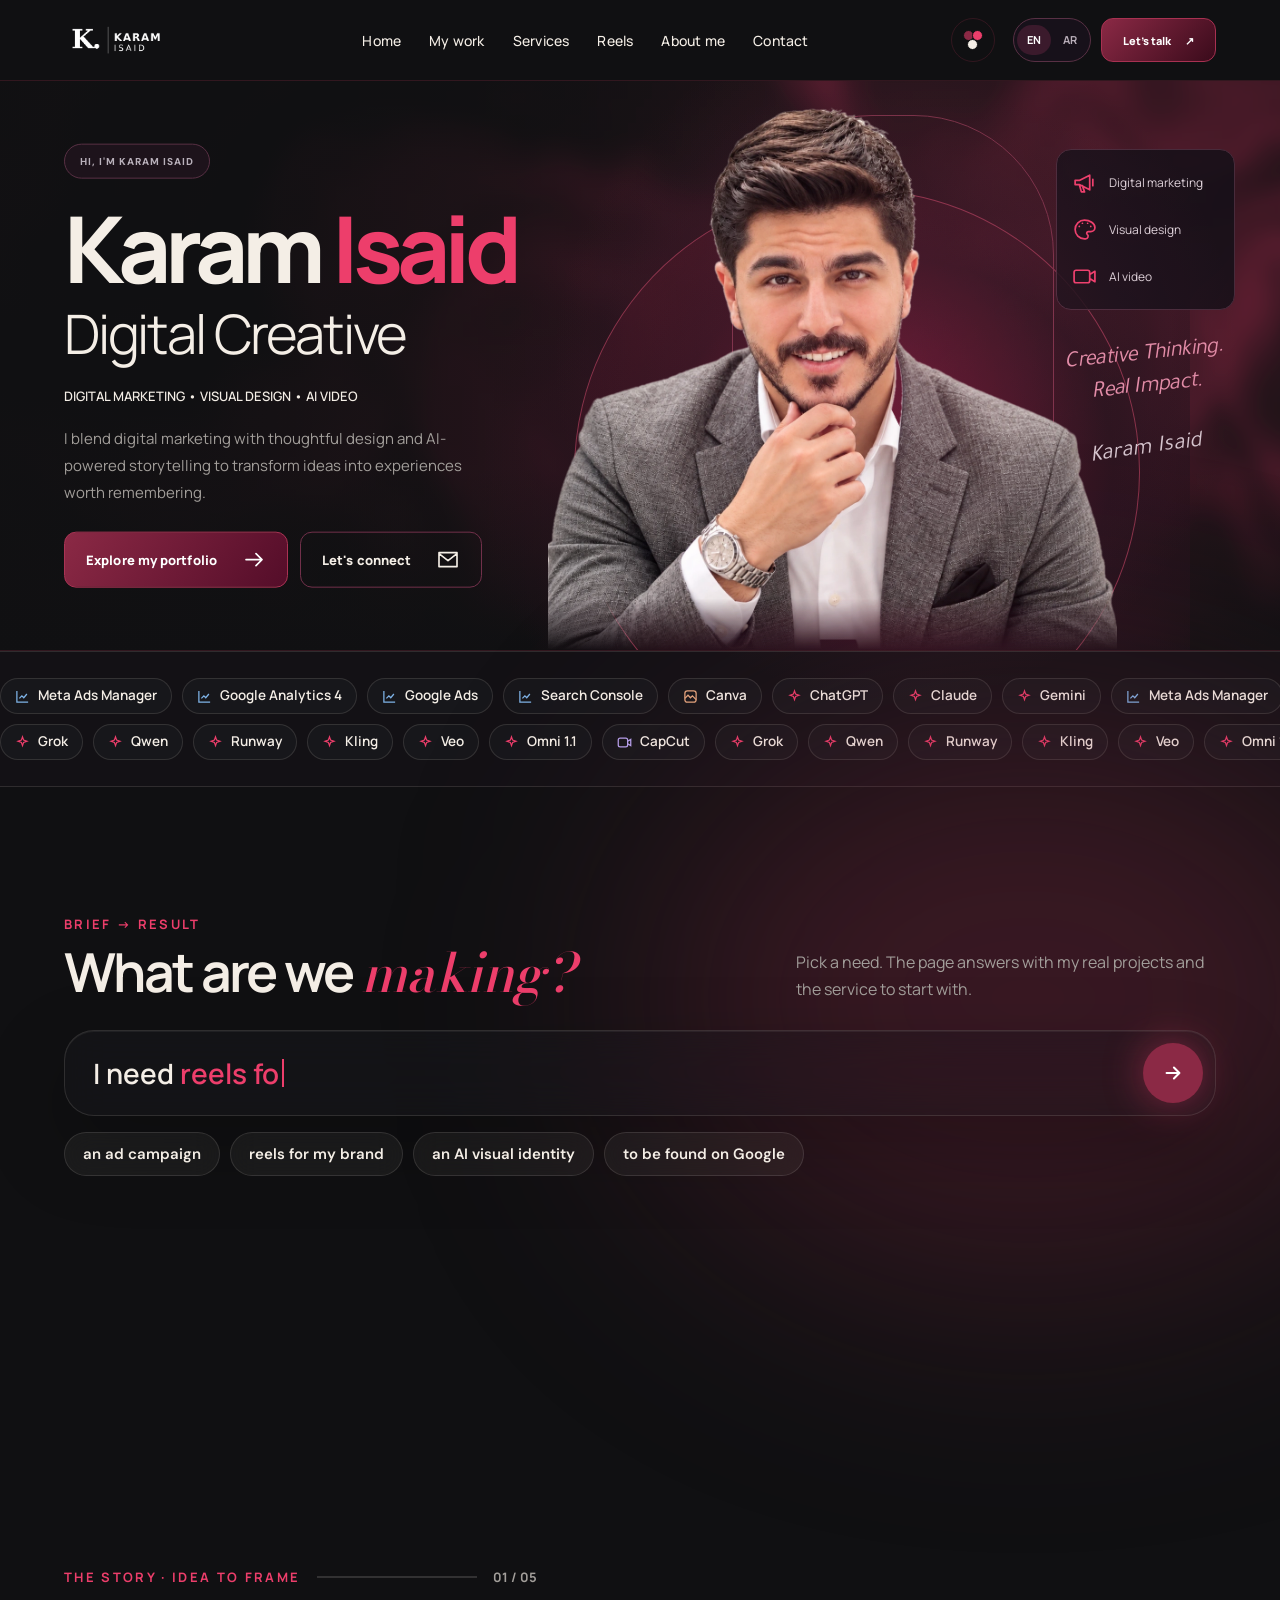
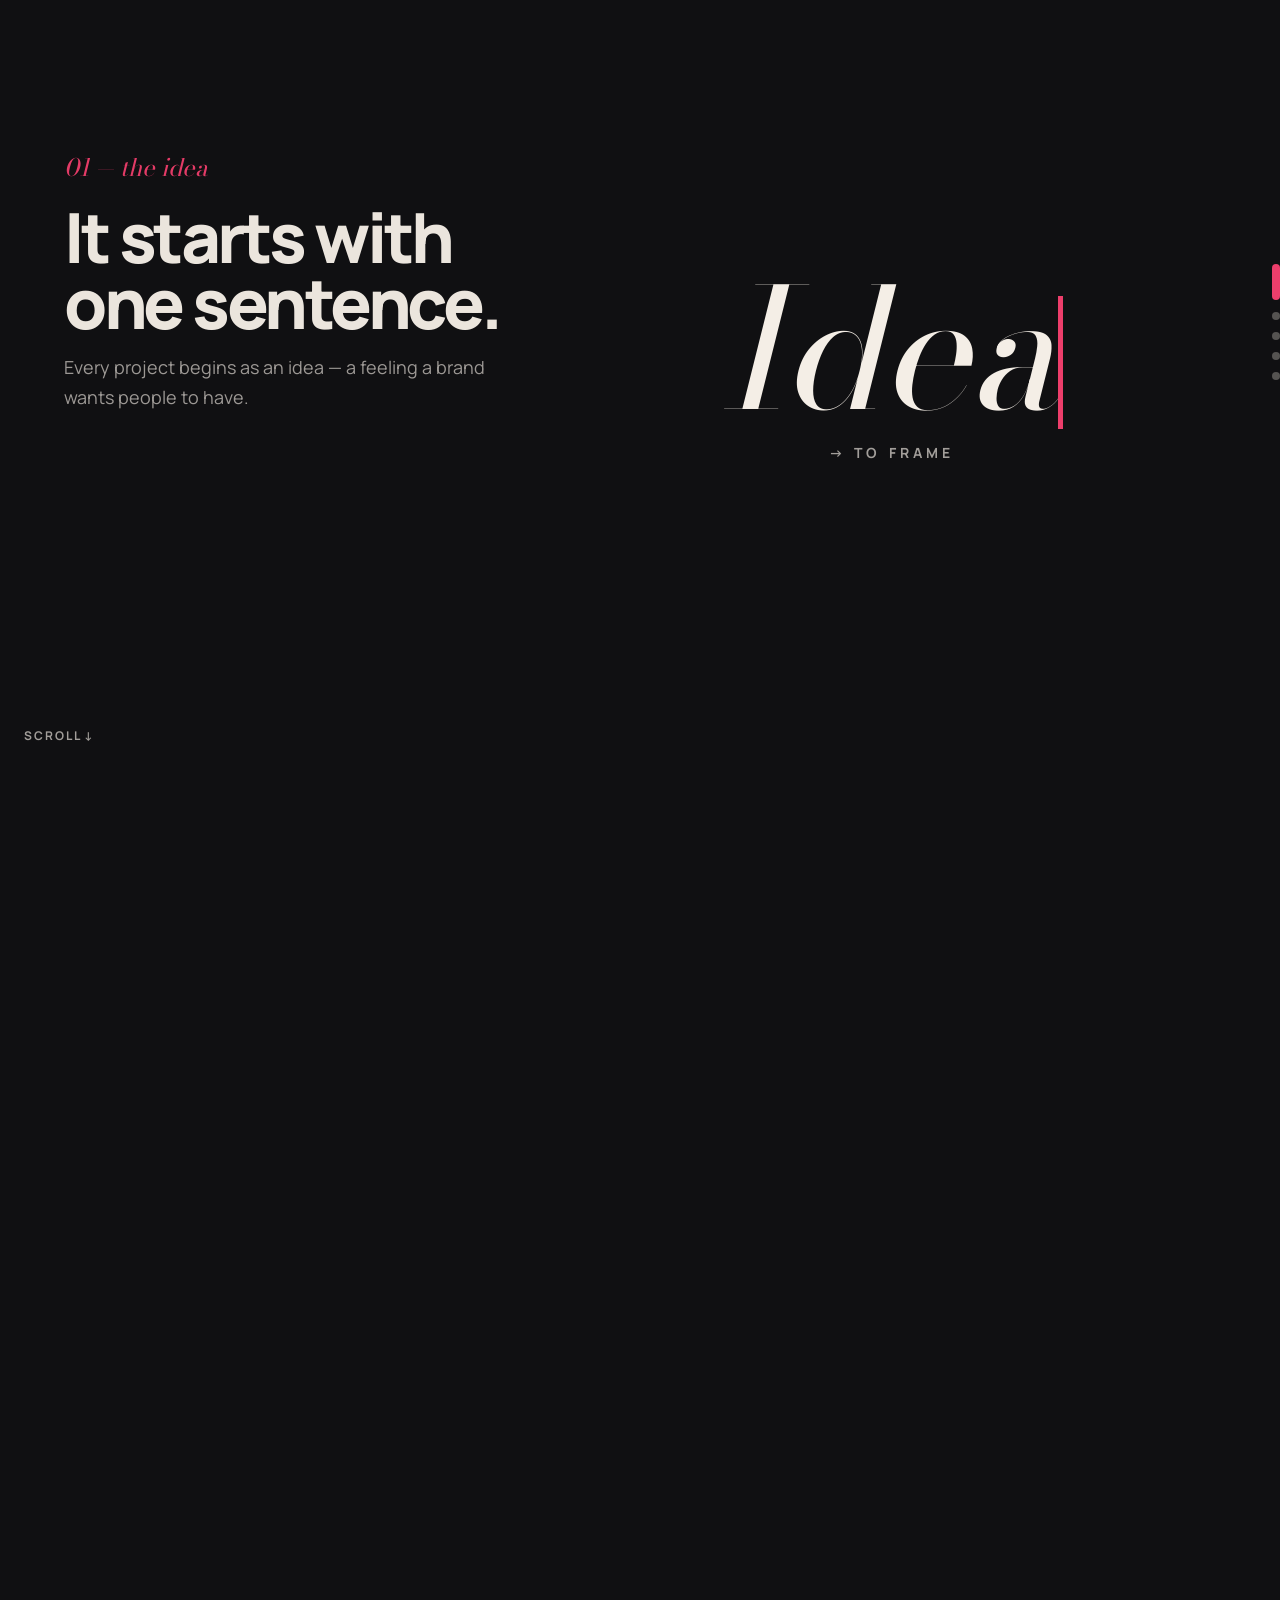
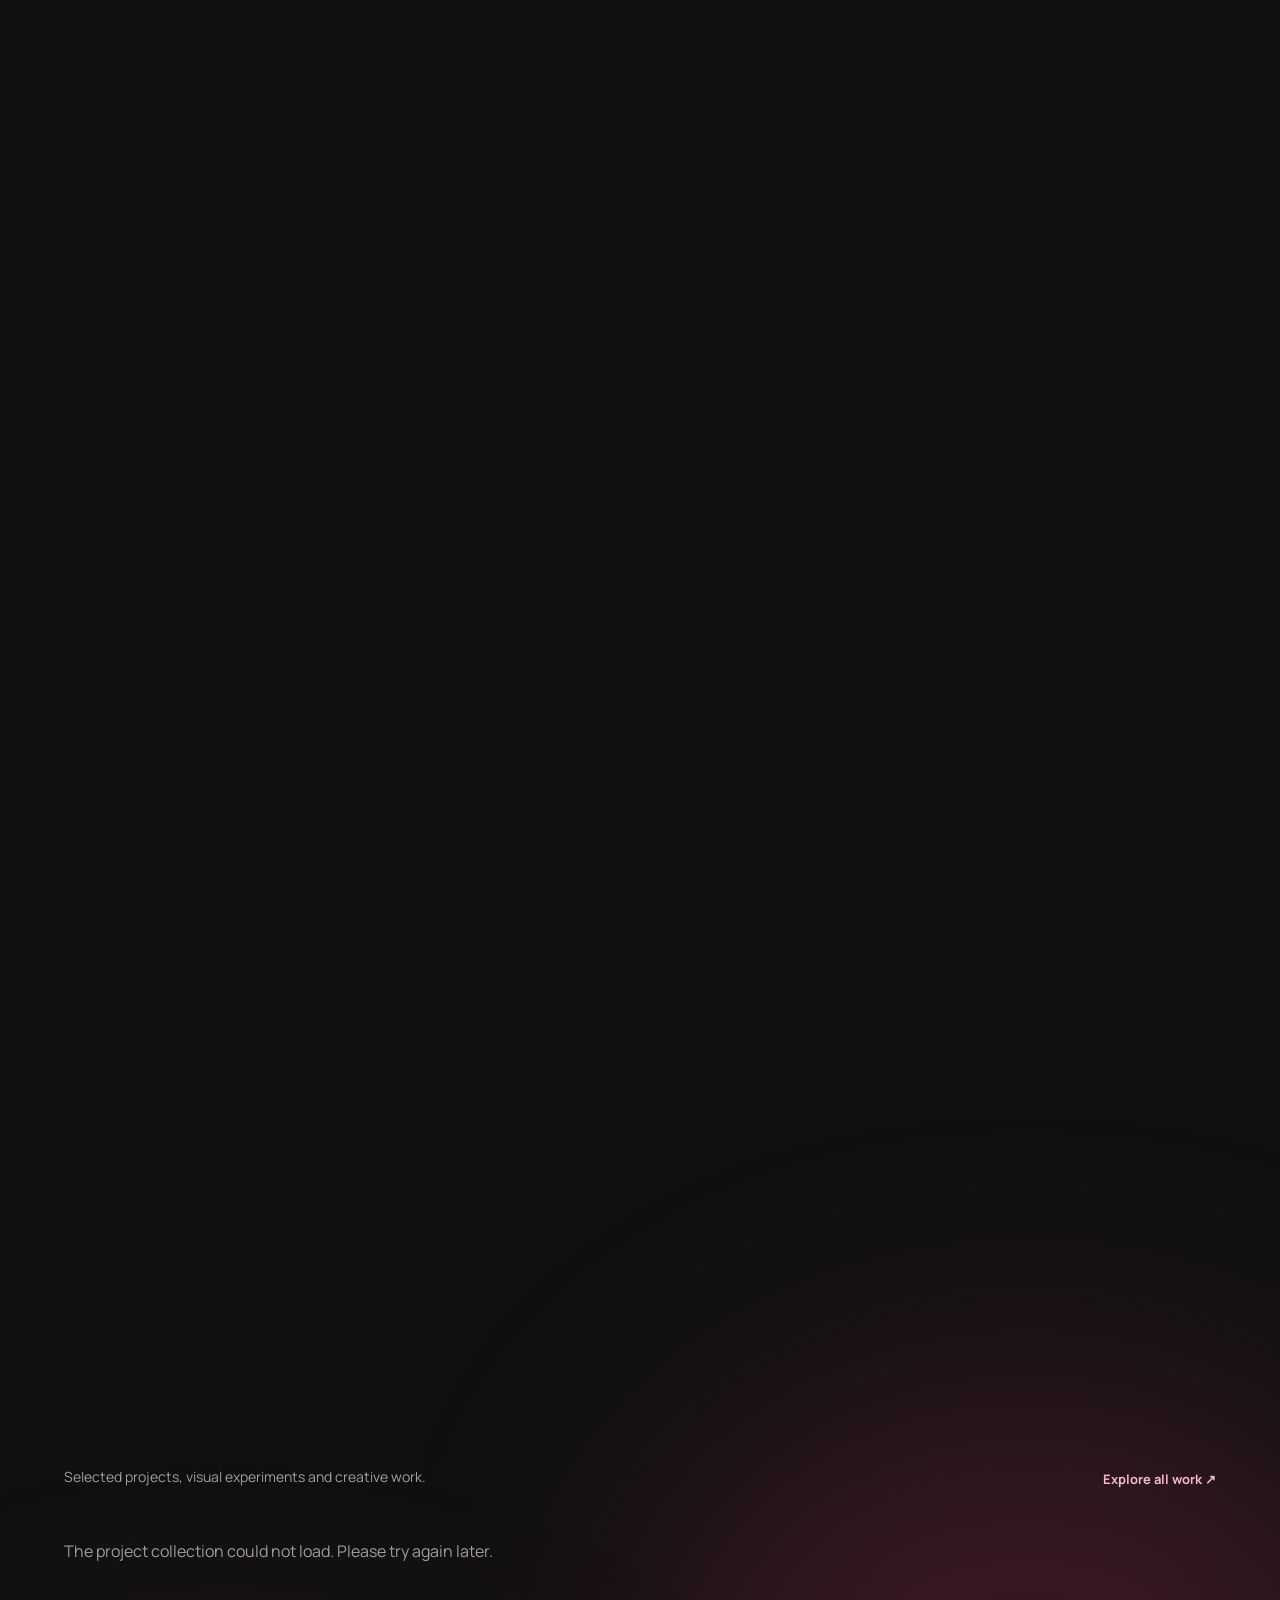
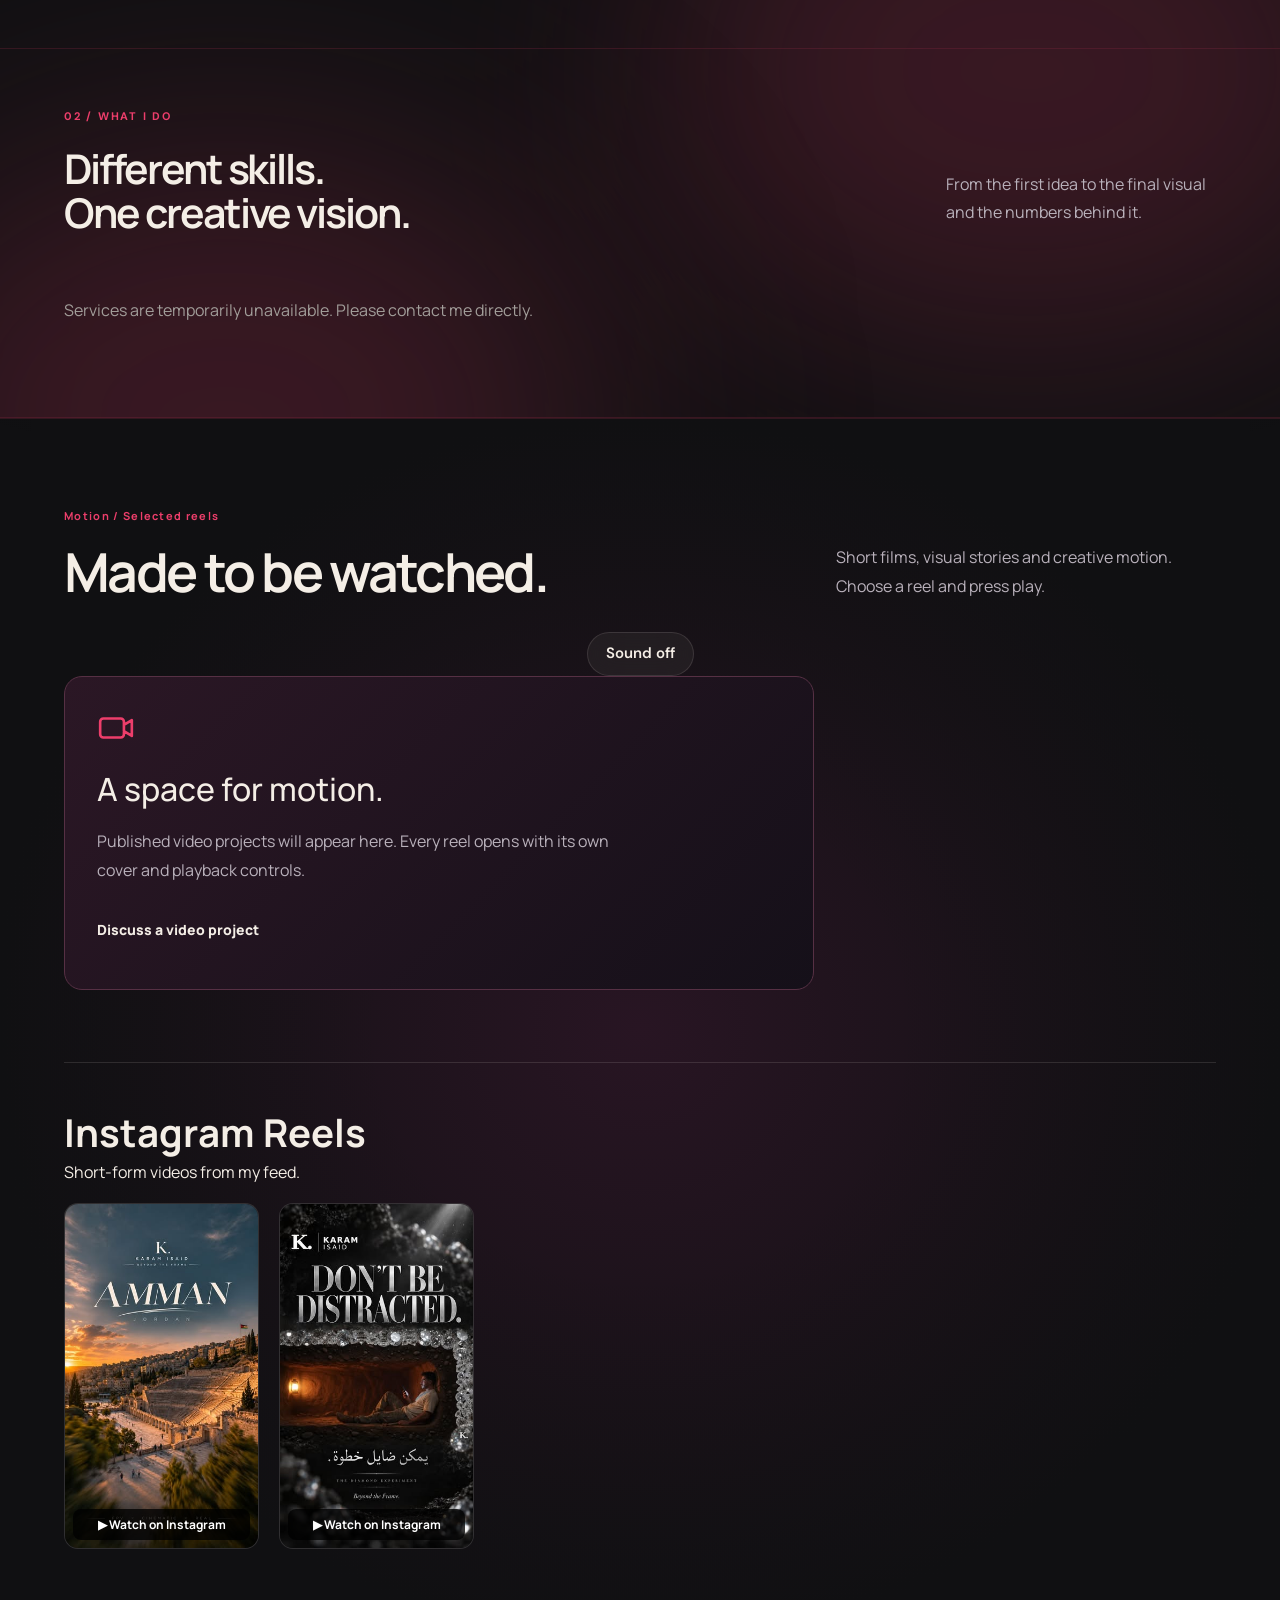
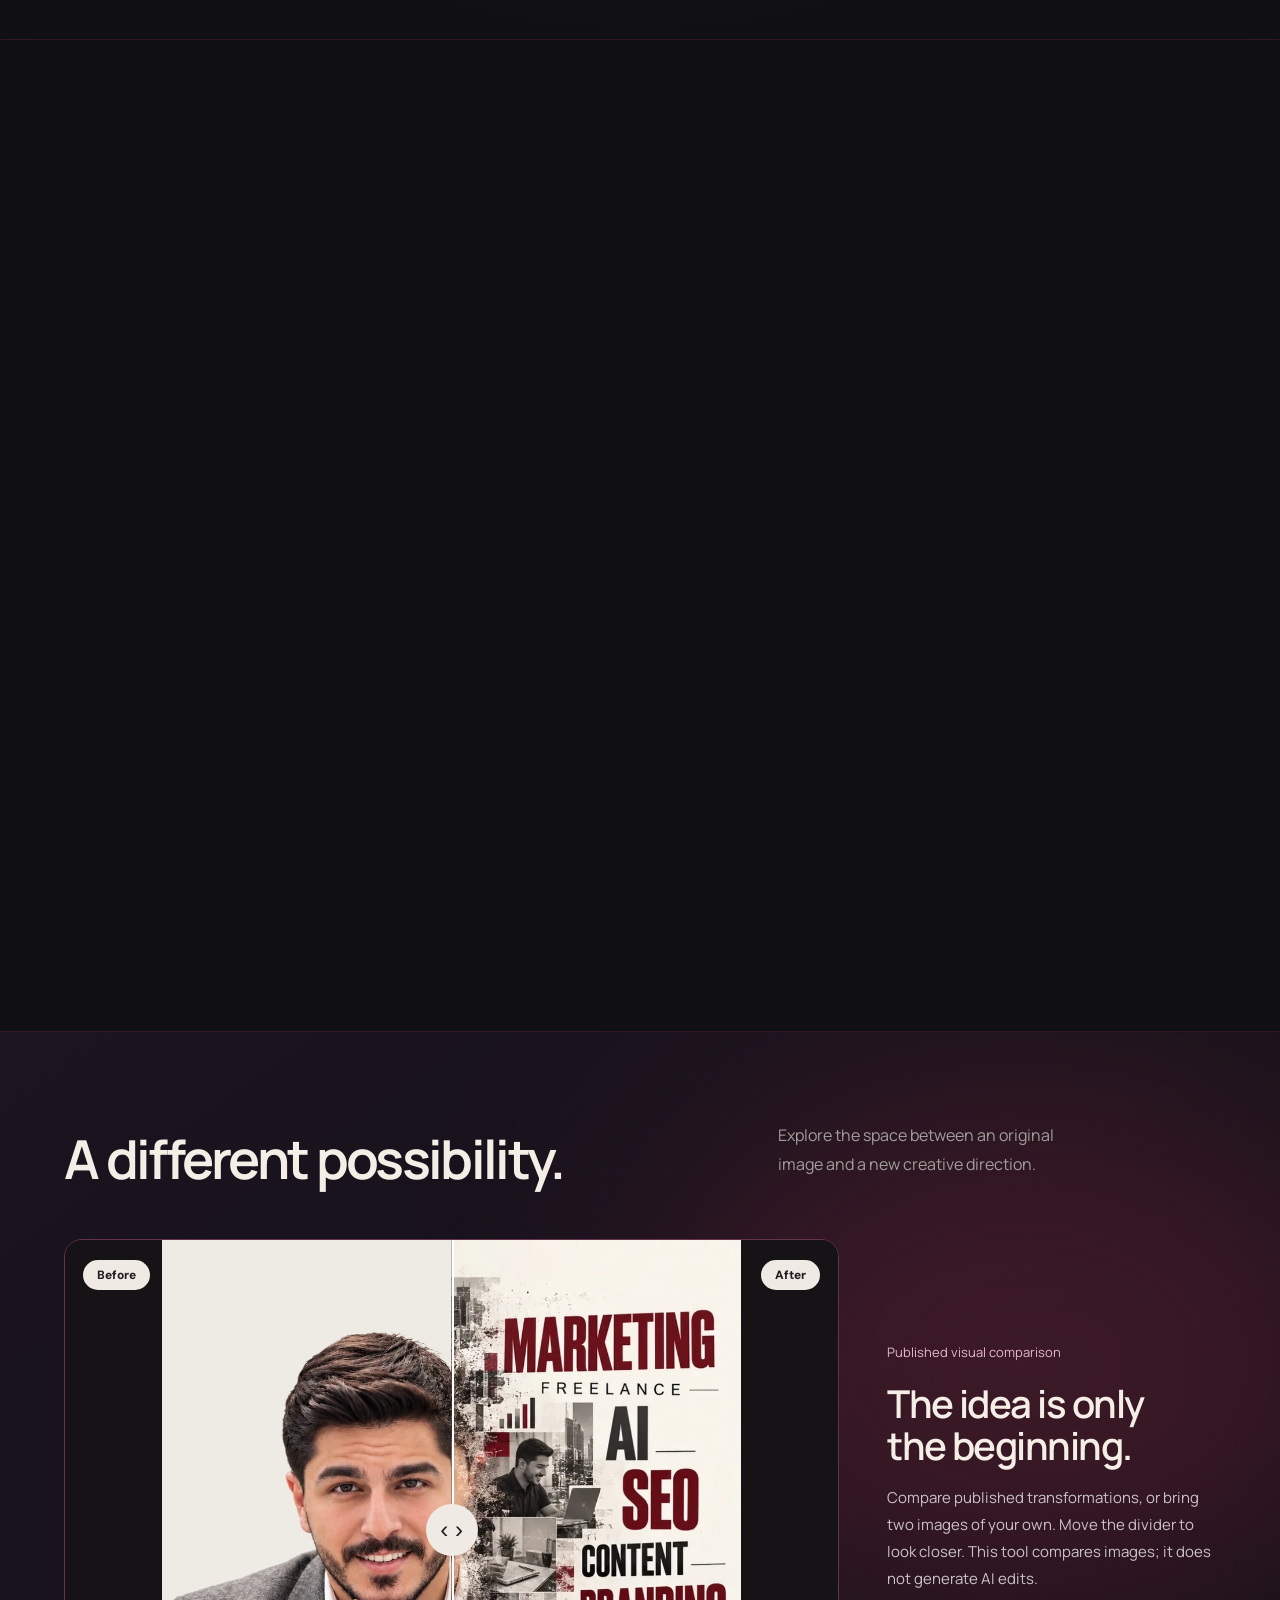
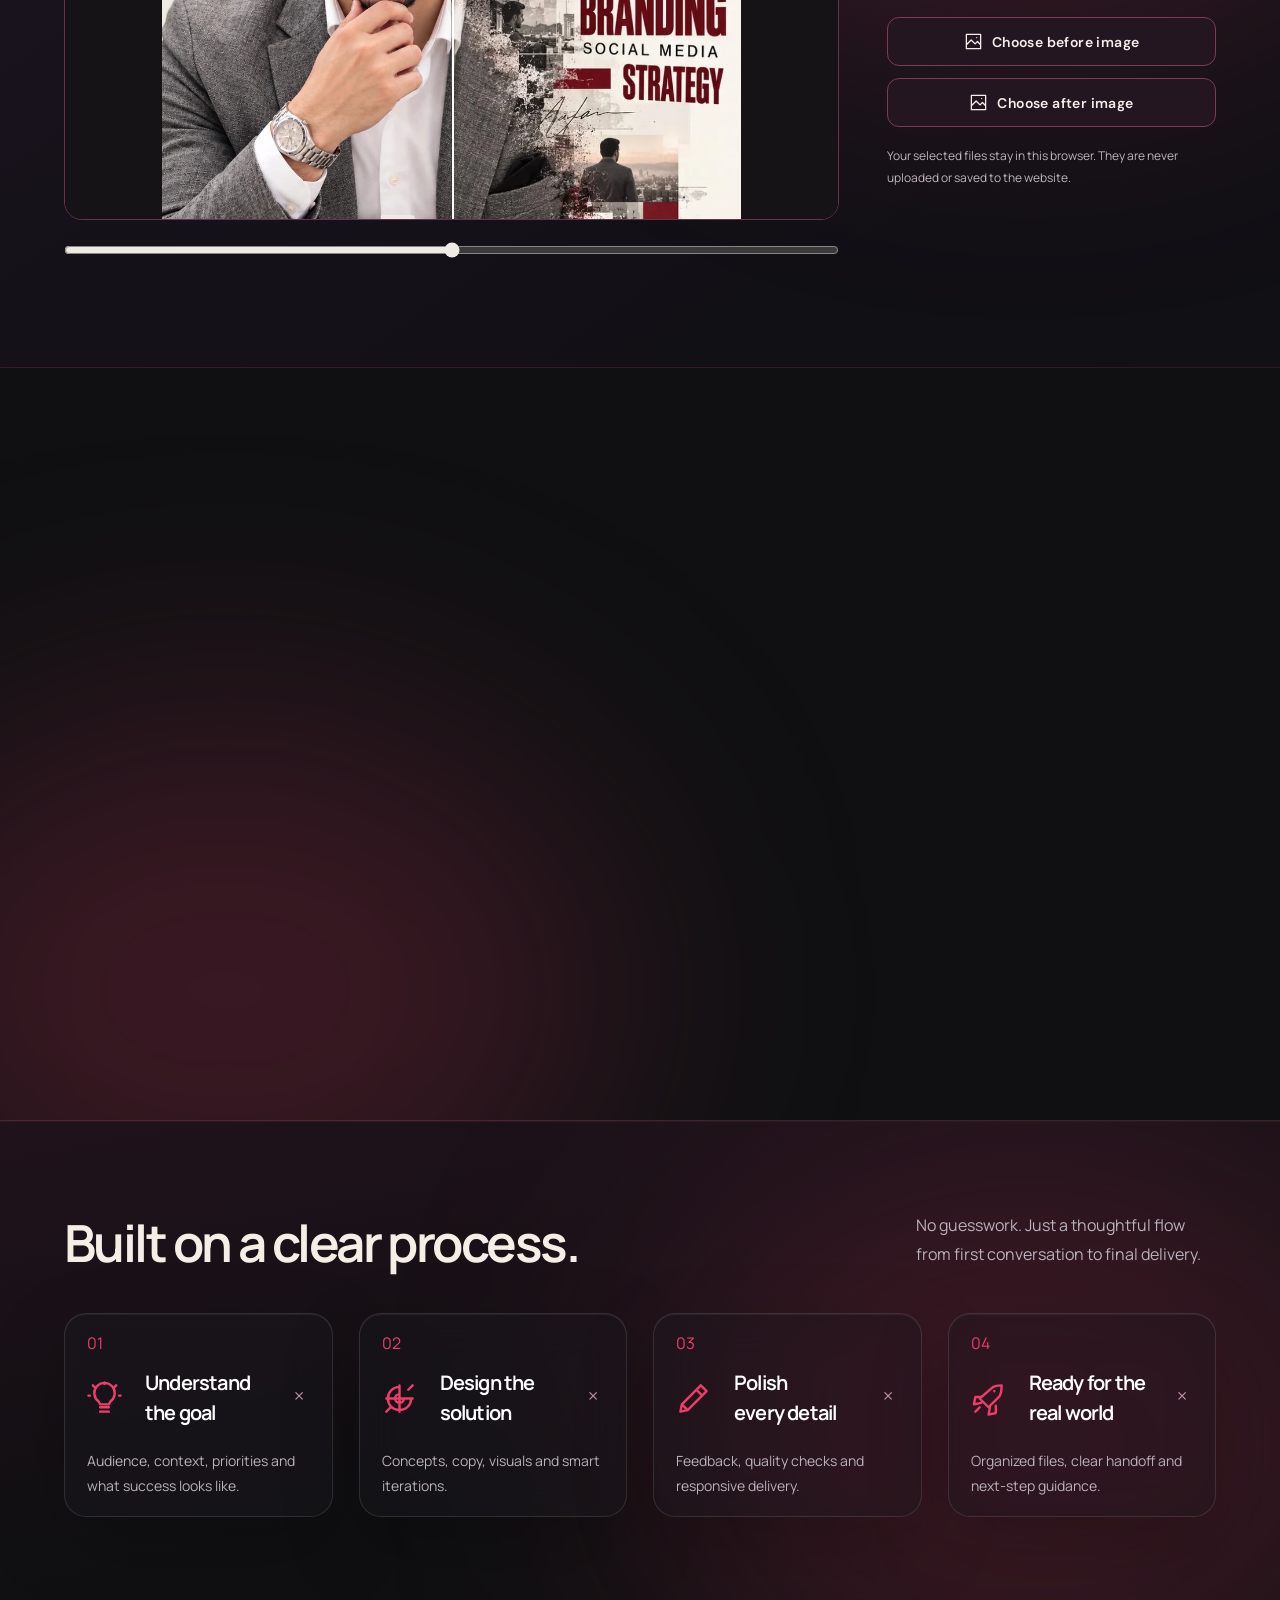
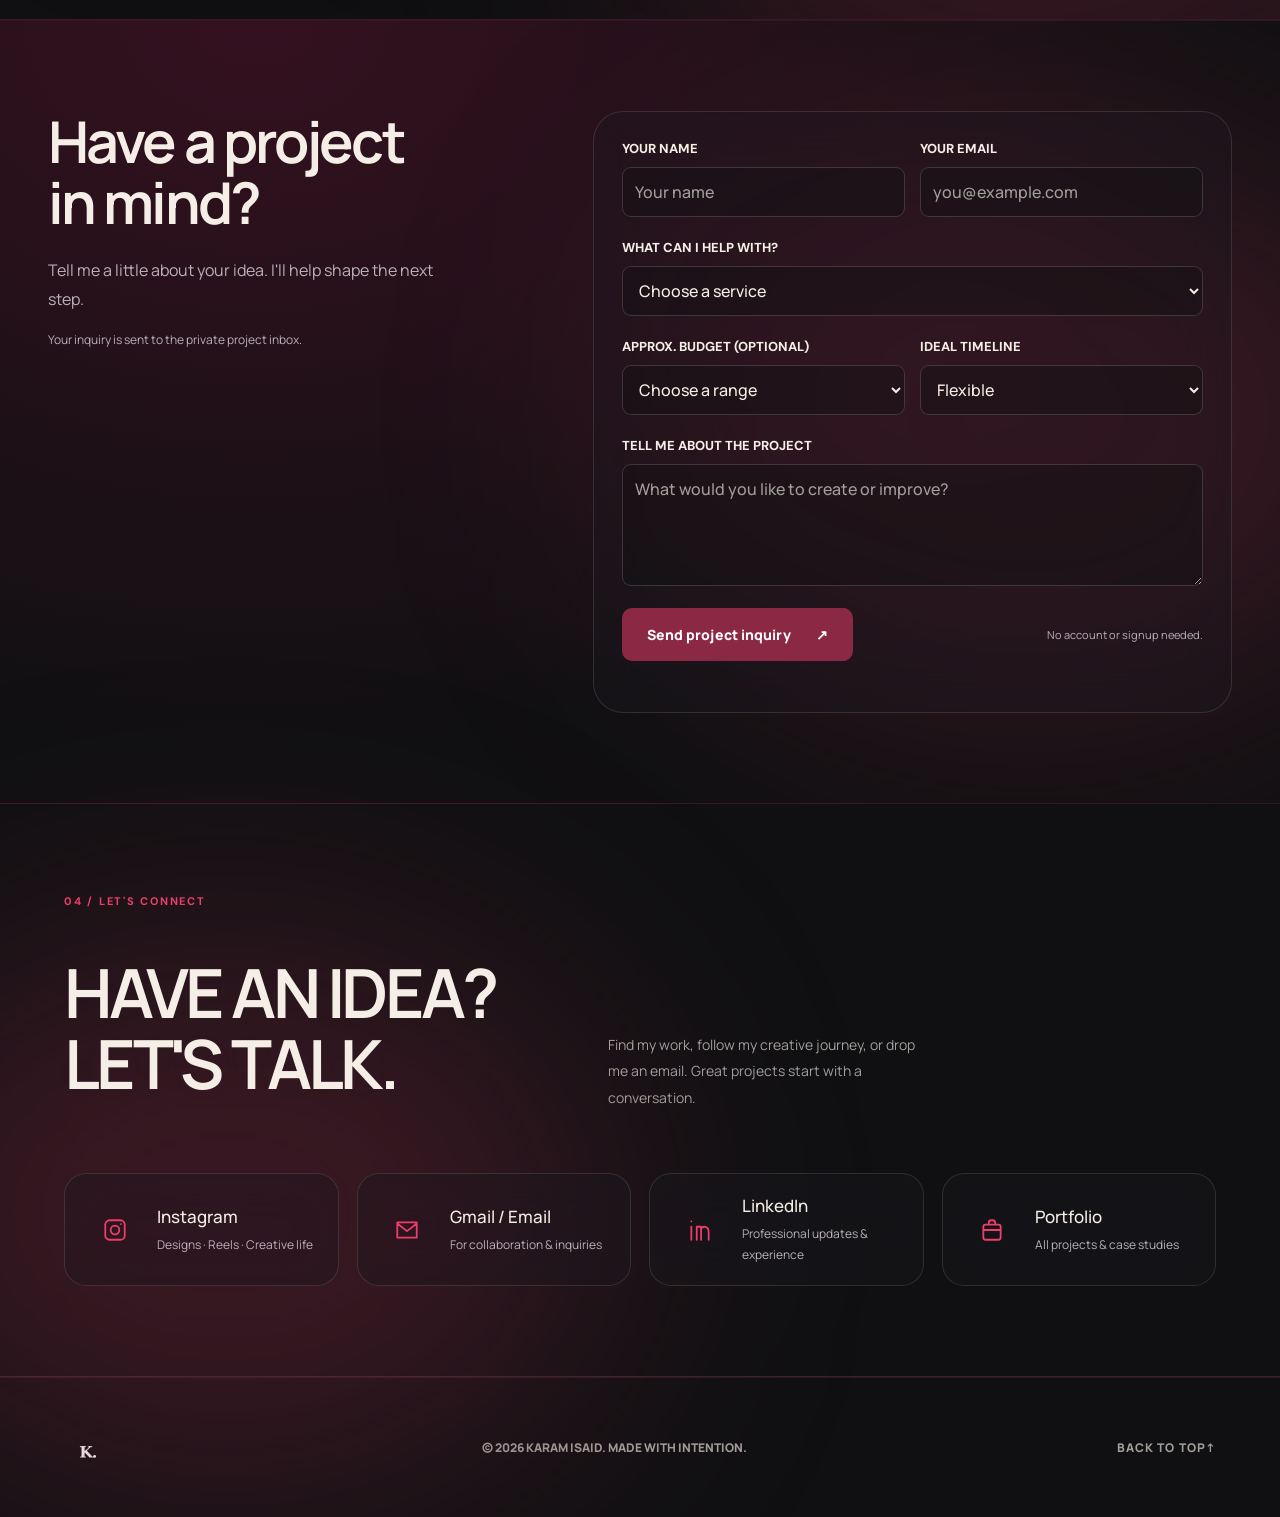
<file: index.html>
<!doctype html>
<html lang="en" dir="ltr">
<head>
<meta charset="utf-8">
<meta name="viewport" content="width=device-width, initial-scale=1">
<meta name="theme-color" content="#0a1017">
<meta name="description" content="Karam Isaid — independent digital marketer and AI creative. Strategy, AI visuals, short-form video, e-commerce and SEO. Explore work and discuss a project.">
<link rel="canonical" href="https://karam-isaid-beyond-the-frame.github.io/">
<meta property="og:url" content="https://karam-isaid-beyond-the-frame.github.io/">
<meta property="og:title" content="Karam Isaid — Beyond the Frame">
<meta property="og:site_name" content="Karam Isaid — Beyond the Frame">
<meta name="application-name" content="Karam Isaid — Beyond the Frame">
<meta name="apple-mobile-web-app-title" content="Karam Isaid">
<meta property="og:description" content="Digital marketing, AI creative and video editing — crafted with purpose.">
<meta property="og:type" content="website">
<meta name="color-scheme" content="light dark">
<title>Karam Isaid — Beyond the Frame</title>
<link rel="icon" type="image/svg+xml" href="assets/favicon.svg">
<link rel="preconnect" href="https://fonts.googleapis.com">
<link rel="preconnect" href="https://fonts.gstatic.com" crossorigin>
<link href="https://fonts.googleapis.com/css2?family=DM+Sans:wght@400;500;600;700;800&family=Manrope:wght@400;500;600;700;800&family=Tajawal:wght@400;500;600;700;800&display=swap" rel="stylesheet">
<script src="theme-config.js"></script>
<script src="theme.js"></script>
<link rel="stylesheet" href="home.css">
<link rel="stylesheet" href="theme.css">
<link rel="stylesheet" href="theme-studio.css">
<link rel="stylesheet" href="studio-v2.css">
<link rel="stylesheet" href="launch-v4.2.css">
<link rel="stylesheet" href="cinematic-v4.3.css">
<link rel="stylesheet" href="cinematic-v4.4.css">
<link rel="stylesheet" href="v4.5-quality.css">
<script defer src="config.js"></script>
<script defer src="supabase-config.js"></script>
<script defer src="cms-core.js?v=20261112-media"></script>
<script defer src="cms-public.js"></script>
<script defer src="cms-sections-public.js"></script>
<script defer src="home.js"></script>
<script defer src="launch-v4.2.js"></script>
<script defer src="cinematic-v4.3.js"></script>
<link rel="stylesheet" href="refinement.css?v=reel-poster-1">
<link rel="stylesheet" href="creative-experience.css?v=reel-poster-1">
<script defer src="interface-details.js"></script>
<script defer src="public-enhancements.js"></script>
<script defer src="creative-experience.js"></script>
<script defer src="video-reels.js?v=reel-poster-1"></script>
<link rel="stylesheet" href="brand-identity.css">
<link rel="stylesheet" href="studio-v5.css">
<link rel="stylesheet" href="studio-v6.css?v=reel-poster-1">
<script defer src="brand-identity.js"></script>
<script defer src="studio-v5.js"></script>
<script defer src="studio-v6.js?v=reel-poster-1"></script>
</head>
<body class="creative-experience">
<a class="skip-link" href="#main">Skip to content</a>
<header class="site-header" id="top">
  <div class="shell header-inner">
    <a class="identity" href="#top" aria-label="Karam Isaid homepage"><span class="brand-txt">Karam <b>Isaid</b><span class="brand-period">.</span></span></a>
    <nav class="desktop-nav" aria-label="Main navigation"><a href="#top" data-t="navHome">Home</a><a href="#ki-featured-carousel" data-t="navProjects">Work</a><a href="#expertise" data-t="navExpertise">Services</a><a href="#video-reels" data-reels-nav>Reels</a><a href="#about" data-t="navAbout">About</a><a href="#project-brief" data-t="navContact">Contact</a></nav>
    <div class="header-right"><button id="langSwitch" class="lang-switch" type="button" aria-label="Switch language">عربي</button><a class="header-work" href="#project-brief"><span data-t="navTalk">Let's Talk</span><span aria-hidden="true">↗</span></a><button class="menu-toggle" id="menuToggle" aria-label="Open menu" aria-expanded="false" aria-controls="mobileNav"><span></span><span></span></button></div>
  </div>
  <nav class="mobile-nav" id="mobileNav" aria-label="Mobile navigation" hidden><a href="#showreel" data-experience="navReel">Showreel</a><a href="#ki-featured-carousel" data-t="navProjects">My work</a><a href="#expertise" data-t="navExpertise">Services</a><a href="#about" data-t="navAbout">About</a><a href="#video-reels" data-reels-nav>Reels</a><a href="#creative-lab" data-experience="navLab">AI Lab</a><a href="#project-brief" data-t="navHire">Hire me</a><a data-site-portfolio href="portfolio/index.html" data-t="navPortfolio">Portfolio</a></nav>
</header>
<main id="main">
<section class="hero shell" aria-label="Introduction">
  <div class="hero-left">
  <h1 class="hero-signature" data-t="heroName">Karam Isaid</h1>

    <div class="micro-heading"><span class="signal"><span></span></span><span data-t="eyebrow">INDEPENDENT CREATIVE & MARKETING STUDIO</span><span class="micro-line"></span><span>2026</span></div>
    <p class="hero-intro"><span data-t="greeting">HI, I'M KARAM ISAID</span> <strong>— DIGITAL CREATIVE</strong></p>
    <p class="hero-role" data-t="heroRole">Digital Creative</p>
    <p class="ki-hero-subline" data-t="heroSubline">DIGITAL MARKETING • VISUAL DESIGN • AI VIDEO</p>
    <p class="hero-descr" data-t="heroIntro">I blend digital marketing with thoughtful design and AI-powered storytelling to transform ideas into experiences worth remembering.</p>
    <div class="hero-buttons"><a class="btn btn-primary" data-site-portfolio href="portfolio/index.html"><span data-t="viewWork">Explore my portfolio</span><span class="btn-arrow" data-interface-icon="arrow"></span></a><a class="btn btn-secondary" href="#contact"><span data-t="reachOut">Let's connect</span><span class="btn-arrow" data-interface-icon="mail"></span></a></div>
    <div class="hero-categories"><span>MARKETING</span><i>✳</i><span>AI VISUALS</span><i>✳</i><span>VIDEO EDITING</span></div>
  </div>
  <div class="hero-right creative-hero" aria-label="Portrait and creative direction">
    <div class="creative-hero-glow" aria-hidden="true"></div>
    <div class="creative-hero-stage has-portrait is-default-portrait" id="creativeHeroStage">
      <div class="ki-v43-orbit orbit-one" aria-hidden="true"></div><div class="ki-v43-orbit orbit-two" aria-hidden="true"></div><div class="ki-v43-orbit-line" aria-hidden="true"></div>
      <img width="960" height="1200" fetchpriority="high" id="creativeHeroPortrait" src="assets/karam-editorial-portrait.webp" alt="Karam Isaid — digital marketing and creative professional">
      <video id="creativeHeroVideo" muted loop playsinline autoplay preload="none" hidden aria-label="Background creative motion"></video>
      <button type="button" class="hero-motion-toggle" id="heroMotionToggle" hidden>Pause motion</button>
      <div id="personalPhoto" class="personal-photo" hidden><img id="personalPhotoImg" alt=""/></div>
      <div class="creative-hero-typographic" id="creativeHeroFallback" hidden aria-hidden="true"><small>KARAM ISAID / CREATIVE STUDIO</small><strong>THINK.<br>CREATE.<br><em>IMPACT.</em></strong><span>IDEAS INTO DIGITAL EXPERIENCES ↗</span></div>
    </div>
    <span class="hero-small-label">IDEAS · VISUALS · IMPACT</span>
    <div class="ki-v43-hero-note">CREATIVE MIND<br><strong data-t="heroNote">REAL WORK.</strong></div>
  </div>
  <aside class="hero-aside" aria-label="Creative disciplines">
    <div class="hero-capabilities">
      <span class="hero-capability"><span data-interface-icon="marketing"></span><span data-t="heroSkill1">Digital marketing</span></span>
      <span class="hero-capability"><span data-interface-icon="design"></span><span data-t="heroSkill2">Visual design</span></span>
      <span class="hero-capability"><span data-interface-icon="video"></span><span data-t="heroSkill3">AI video</span></span>
    </div>
<p class="hero-promise"><span data-t="heroLine1">Creative</span> <span data-t="heroLine2">Thinking.</span><br><em data-t="heroLine3">Real Impact.</em></p>
    <span class="hero-signoff" data-t="heroName">Karam Isaid</span>
  </aside>
  <div class="scroll-cue"><span data-t="scroll">SCROLL TO DISCOVER</span><span class="scroll-track"></span></div>
</section>
<div class="divider-strip"><div class="ticker">STRATEGY <span>✳</span> STORYTELLING <span>✳</span> DIGITAL EXPERIENCES <span>✳</span> MARKETING <span>✳</span> AI & EDITING <span>✳</span> STRATEGY <span>✳</span> STORYTELLING <span>✳</span> DIGITAL EXPERIENCES <span>✳</span> MARKETING <span>✳</span> AI & EDITING <span>✳</span></div></div>
<section class="v6-brief" id="brief-result" aria-labelledby="v6BriefTitle"><div class="shell" data-v6-brief></div></section>
<section class="v6-story" id="story" aria-labelledby="v6StoryTitle"><div class="v6-story-track"><div class="v6-story-stage shell" data-v6-story></div></div></section>
<section class="v6-clay" id="clay-3d" aria-labelledby="v6ClayTitle"><div class="v6-clay-track"><div class="v6-clay-stage shell" data-v6-clay></div></div></section>
<section class="v2-section v2-showreel ki-cinematic-showreel" id="showreel" aria-labelledby="reelHeading">
  <div class="shell">
    <div class="v2-section-heading reveal"><div><p class="v2-eyebrow" data-t="reelEyebrow">01 / SHOWREEL</p><h2 id="reelHeading" data-t="reelTitle">Stories in motion.</h2></div><p data-t="reelSummary">A collection of motion, ideas and visual stories — from concept to screen.</p></div>
    <div class="ki-reel-layout reveal"><div class="reel-frame">
      <video class="reel-video" id="reelVideo" controls playsinline preload="none" hidden aria-label="Karam creative showreel"></video>
      <div class="reel-concept" id="reelConcept" role="img" aria-label="Showreel awaiting original footage">
        <span class="reel-noise" aria-hidden="true"></span>
        <div class="reel-topline"><span>KARAM ISAID</span><span>SHOWREEL / KARAM ISAID</span></div>
        <div class="reel-type"><span class="reel-outline">IMAGINE.</span><span class="reel-solid">CREATE.</span><span class="reel-serif">make it matter.</span></div>
        <div class="reel-orbit reel-orbit-a"></div><div class="reel-orbit reel-orbit-b"></div><span class="reel-glow" aria-hidden="true"></span>
        <div class="reel-bottomline"><span>STRATEGY <b>✳</b> DESIGN <b>✳</b> AI</span><span>COMING SOON</span></div>
      </div>
      <div class="reel-overlay" id="reelOverlay"><span class="reel-play-symbol" data-experience="reelStatus">Soon</span><span class="reel-visual-note" data-t="reelBadge">SHOWREEL COMING SOON</span><a class="reel-cta" href="#ki-featured-carousel"><span data-t="reelCta">View my work</span><span aria-hidden="true">↗</span></a></div>
    </div><aside class="ki-reel-clips" id="kiReelClips" aria-label="More video work" hidden></aside></div>
  </div>
</section>
<section class="ki-featured-carousel shell" id="ki-featured-carousel" aria-labelledby="kiFeaturedTitle">
  <div class="ki-section-top"><div><span class="ki-kicker" data-ki-copy="carouselKicker">02 / FEATURED WORK</span><h2 id="kiFeaturedTitle" data-ki-copy="carouselTitle">The work speaks.</h2><p data-ki-copy="carouselIntro">Projects, creative experiments and visuals — curated in one place.</p></div><a href="portfolio/index.html#work" data-site-portfolio><span data-ki-copy="carouselCta">Explore all work</span> ↗</a></div>
  <div class="ki-carousel-layout" id="kiCarouselLayout"><button class="ki-carousel-arrow" id="kiPrev" type="button" aria-label="Previous project">‹</button><div class="ki-carousel-track" id="kiCarouselTrack" tabindex="0" role="region" aria-label="Featured projects"></div><button class="ki-carousel-arrow" id="kiNext" type="button" aria-label="Next project">›</button></div>
  <div class="ki-carousel-empty" id="kiCarouselEmpty" hidden><span>CURATING THE COLLECTION</span><h3>Real work. Coming into focus.</h3><p>Projects will appear here once they are published in the portfolio.</p><a href="portfolio/index.html#work">Visit the portfolio ↗</a></div>
  <p class="ki-carousel-hint" id="kiCarouselHint">SCROLL / SWIPE TO EXPLORE <span aria-hidden="true">↔</span></p>
</section>
<section class="section shell about-section" id="about"><div class="section-marker" data-t="aboutMarker">01 / ABOUT ME</div><div class="about-grid"><div class="about-title reveal"><img class="experience-about-photo" src="assets/karam-editorial-portrait.webp" width="1254" height="1254" loading="lazy" alt="Karam Isaid"><h2 data-t="aboutHeadline">I create with purpose<span class="mint-dot">.</span></h2><div class="abstract-glyph" aria-hidden="true">K<span>✳</span></div></div><div class="about-copy reveal"><p class="section-lead" data-t="aboutLead">A digital marketer with a creative eye and a hands-on mindset.</p><p data-t="aboutBody">I work across e-commerce, landing pages, SEO, AI visuals and video editing. I care about the thinking behind every design as much as the final result — building digital work that looks polished and communicates clearly.</p><a class="text-cta" data-site-portfolio href="portfolio/index.html"><span data-t="fullStory">Discover my work</span><span>↗</span></a></div></div></section>

<section class="video-reels section-space" id="video-reels" aria-labelledby="videoReelsHeading">
  <div class="shell">
    <div class="reels-heading"><div><p class="reels-kicker" data-reels-copy="reelsKicker">Motion / Selected reels</p><h2 id="videoReelsHeading" data-reels-copy="reelsTitle">Made to be watched.</h2></div><p data-reels-copy="reelsIntro">Short films, visual stories and creative motion. Choose a reel and press play.</p></div>
    <div class="reels-window" hidden><div class="reels-track" role="region" tabindex="0" aria-label="Video reels"></div></div>
    <div class="reels-toolbar" hidden><button type="button" class="reels-prev" aria-label="Previous reel"><span data-interface-icon="arrow"></span></button><span class="reels-count" aria-live="polite" aria-atomic="true"></span><button type="button" class="reels-next" aria-label="Next reel"><span data-interface-icon="arrow"></span></button></div>
    <div class="reels-empty"><span class="reels-empty-icon" data-interface-icon="video"></span><h3 data-reels-copy="reelsEmptyTitle">A space for motion.</h3><p data-reels-copy="reelsEmptyBody">Published video projects will appear here. Every reel opens with its own cover and playback controls.</p><a class="text-cta" href="#project-brief" data-reels-copy="reelsEmptyCta">Discuss a video project</a></div>
    <p class="reels-feedback" role="status" aria-live="polite"></p>
    <p class="reels-hint" data-reels-copy="reelsHint" hidden>Swipe or drag to explore. Videos play when you choose.</p>
    <section class="v6-ig v6-ig--reels" id="instagram-reels" data-v6-ig="reels" aria-labelledby="instagram-reels-title" hidden></section>
  </div>
</section>
<section class="section specialties-section" id="expertise"><div class="shell"><div class="section-marker" data-t="servicesMarker">02 / WHAT I DO</div><div class="section-heading reveal"><h2><span data-t="servicesLine1">Different skills.</span><br><span class="soft-text" data-t="servicesLine2">One creative vision.</span></h2><p data-t="servicesBody">From the first idea to the final visual and the numbers behind it.</p></div><div class="specialties">
  <article class="specialty-card reveal"><div class="specialty-top"><span>01</span><svg viewBox="0 0 64 64" fill="none" aria-hidden="true"><circle cx="32" cy="32" r="21" stroke="currentColor" stroke-width="1.5"/><circle cx="32" cy="32" r="11" stroke="currentColor" stroke-width="1.5"/><circle cx="32" cy="32" r="3" fill="currentColor"/><path d="M32 2V14M32 50V62M2 32H14M50 32H62" stroke="currentColor" stroke-width="1.5"/></svg></div><h3 data-t="skill1">Digital Marketing</h3><p data-t="skill1p">Campaign strategy, SEO, landing pages, performance thinking and e-commerce journeys.</p><div class="specialty-bottom">SEO / STRATEGY / GROWTH <span>↗</span></div></article>
  <article class="specialty-card reveal"><div class="specialty-top"><span>02</span><svg viewBox="0 0 64 64" fill="none" aria-hidden="true"><rect x="9" y="11" width="44" height="42" rx="6" stroke="currentColor" stroke-width="1.5"/><path d="M17 40L28 29L36 37L44 22" stroke="currentColor" stroke-width="1.5"/><circle cx="44" cy="22" r="3" fill="currentColor"/><path d="M20 47H44" stroke="currentColor"/></svg></div><h3 data-t="skill2">AI Visuals & Design</h3><p data-t="skill2p">Creative direction, polished product imagery, storefront banners and visual concepts.</p><div class="specialty-bottom">AI / VISUALS / DESIGN <span>↗</span></div></article>
  <article class="specialty-card reveal"><div class="specialty-top"><span>03</span><svg viewBox="0 0 64 64" fill="none" aria-hidden="true"><rect x="7" y="13" width="50" height="38" rx="7" stroke="currentColor" stroke-width="1.5"/><path d="M27 24L41 32L27 40V24Z" stroke="currentColor" stroke-width="1.5"/><path d="M17 7V13M47 51V57" stroke="currentColor" stroke-width="1.5"/></svg></div><h3 data-t="skill3">Video & Motion</h3><p data-t="skill3p">Short-form editing, social reels, AI-generated video concepts and branded motion.</p><div class="specialty-bottom">REELS / EDITING / MOTION <span>↗</span></div></article>
 </div></div></section>
<section class="v2-section v2-lab" id="creative-lab" aria-labelledby="labHeading">
  <div class="shell">
    <div class="v2-section-heading reveal"><div><p class="v2-eyebrow" data-experience="labEyebrow">04 / CREATIVE EXPERIMENTS</p><h2 id="labHeading" data-experience="labTitle">See the transformation.</h2></div><p data-experience="labIntro">Compare the original and final visuals from a published project.</p></div>
    <div class="lab-grid reveal">
      <div class="compare-panel">
        <div class="compare-stage" id="compareStage">
          <div class="lab-empty-side lab-empty-before"><span data-experience="emptyBefore">The original.</span><small data-experience="emptyBeforeHint">Choose a before image</small></div>
          <div class="lab-empty-side lab-empty-after"><span data-experience="emptyAfter">The possibility.</span><small data-experience="emptyAfterHint">Choose an after image</small></div>
          <img class="compare-img before-img" id="beforeImg"  alt="Original image for comparison">
          <div class="compare-after" id="compareAfter"><img class="compare-img after-img" id="afterImg"  alt="Edited image for comparison"></div>
          <span class="compare-tag tag-before" data-experience="beforeLabel">BEFORE</span><span class="compare-tag tag-after" data-experience="afterLabel">AFTER</span>
          <span class="compare-divider" id="compareDivider" aria-hidden="true"><i>‹ ›</i></span>
        </div>
        <label for="compareRange" class="visually-hidden" data-experience="compareRangeLabel">Reveal after design percentage</label>
        <input class="compare-range" id="compareRange" type="range" min="0" max="100" value="50" aria-label="Slide to reveal before and after">
      </div>
      <div class="lab-info"><p class="lab-source" role="status" data-lab-source></p>
        <span class="v2-tag" data-experience="labNote">BEFORE / AFTER</span>
        <h3 data-experience="labSubheading">From ordinary to extraordinary.</h3>
        <p data-experience="labCopy">Explore the thinking and craft behind the transformation.</p>
        <div class="lab-steps"><div><b>01</b><span data-experience="labStep1">Original asset</span></div><div><b>02</b><span data-experience="labStep2">Creative direction</span></div><div><b>03</b><span data-experience="labStep3">Final output</span></div></div>
        <div class="lab-upload-row"><label class="lab-upload"><span data-experience="uploadBefore">Upload BEFORE</span><input type="file" id="uploadBefore" accept="image/png,image/jpeg,image/webp,image/avif" aria-label="Upload original image for preview"></label><label class="lab-upload"><span data-experience="uploadAfter">Upload AFTER</span><input type="file" id="uploadAfter" accept="image/png,image/jpeg,image/webp,image/avif" aria-label="Upload final image for preview"></label><button class="lab-reset" type="button" data-lab-reset data-experience="resetLab" hidden>Restore published comparison</button></div>
        <p class="lab-footnote" data-experience="labPrivacy">Preview only: your uploaded files stay on your device and are not saved to the website.</p>
      </div>
    </div>
  </div>
</section>
<section class="section shell featured-section" id="featured"><div class="section-marker" data-t="workMarker">03 / SELECTED WORK</div>
  <div class="featured-top reveal"><div><h2 data-t="featuredTitle">Selected work.</h2><p data-t="featuredBody">Explore case studies from real projects and personal creative work.</p></div><a class="text-cta" href="portfolio/index.html#work" data-site-portfolio><span data-t="browseAll">Browse full portfolio</span> ↗</a></div>
  <div class="ki-selected-grid" id="kiSelectedProjects" aria-live="polite"></div>
  <p class="ki-no-work" id="kiNoWork" data-t="noWork">Projects are being curated. Check back soon.</p>
  <section class="v6-ig" id="instagram-feed" data-v6-ig="posts" aria-labelledby="instagram-feed-title" hidden></section>
</section>
<section class="v2-section v2-process" id="process" aria-labelledby="processHeading"><div class="shell">
  <div class="v2-section-heading reveal"><div><p class="v2-eyebrow" data-t="processEyebrow">06 / MY APPROACH</p><h2 id="processHeading" data-t="processTitle">Built on a clear process.</h2></div><p data-t="processText">No guesswork. Just a thoughtful flow from first conversation to final delivery.</p></div>
  <div class="process-list reveal"><details open><summary><span class="process-step">01</span><span class="process-icon" data-interface-icon="idea"></span><h3 data-t="process1">Understand the goal</h3><span class="process-toggle" aria-hidden="true">+</span></summary><p data-t="process1p">Audience, context, priorities and what success looks like.</p></details><details open><summary><span class="process-step">02</span><span class="process-icon" data-interface-icon="strategy"></span><h3 data-t="process2">Design the solution</h3><span class="process-toggle" aria-hidden="true">+</span></summary><p data-t="process2p">Concepts, copy, visuals and smart iterations.</p></details><details open><summary><span class="process-step">03</span><span class="process-icon" data-interface-icon="pen"></span><h3 data-t="process3">Polish every detail</h3><span class="process-toggle" aria-hidden="true">+</span></summary><p data-t="process3p">Feedback, quality checks and responsive delivery.</p></details><details open><summary><span class="process-step">04</span><span class="process-icon" data-interface-icon="rocket"></span><h3 data-t="process4">Ready for the real world</h3><span class="process-toggle" aria-hidden="true">+</span></summary><p data-t="process4p">Organized files, clear handoff and next-step guidance.</p></details></div>
</div></section>
<section class="ki-pricing shell" id="ki-pricing" hidden><div class="ki-section-top"><div><span class="ki-kicker" data-ki-copy="pricingKicker">SERVICES / PRICING</span><h2 data-ki-copy="pricingTitle">Creative solutions. Clear starting points.</h2><p data-ki-copy="pricingIntro">Scope and deliverables determine the final quote.</p></div><a href="#project-brief"><span data-ki-copy="pricingCta">Request a quote</span> ↗</a></div><div class="ki-pricing-grid" id="kiPricingGrid"></div></section>
<section class="v2-section v2-brief" id="project-brief" aria-labelledby="briefHeading"><div class="shell brief-layout">
  <div class="brief-side reveal"><p class="v2-eyebrow" data-t="briefEyebrow">07 / WORK TOGETHER</p><h2 id="briefHeading" data-t="briefTitle">Have a project in mind?</h2><p data-t="briefDescription">Tell me a little about your idea. I'll help shape the next step.</p><span class="brief-line"></span><p class="brief-side-note" data-t="briefNote">When the cloud CMS is connected, your project inquiry is stored securely in the inbox. Otherwise an email draft is prepared.</p></div>
  <form class="brief-form reveal" id="inquiryForm" novalidate>
    <div hidden aria-hidden="true"><label>Company website<input name="website" id="inquiryTrap" tabindex="-1" autocomplete="off"></label></div>
    <div class="brief-fields"><label><span data-t="fieldName">YOUR NAME</span><input minlength="2" maxlength="80" id="inquiryName" name="name" maxlength="80" autocomplete="name" required placeholder="Your name" data-placeholder-en="Your name" data-placeholder-ar="اسمك"></label><label><span data-t="fieldContact">YOUR EMAIL</span><input maxlength="160" id="inquiryEmail" name="email" type="email" maxlength="160" autocomplete="email" required placeholder="you@example.com"></label></div>
    <label><span data-t="fieldService">WHAT CAN I HELP WITH?</span><select id="inquiryService" name="service" required><option value="" data-t="serviceChoose">Choose a service</option><option value="Digital marketing / SEO" data-t="serviceMarketing">Digital marketing / SEO</option><option value="AI creative / Design" data-t="serviceAI">AI creative / Design</option><option value="Video editing / Motion" data-t="serviceVideo">Video editing / Motion</option><option value="Landing page / E-commerce" data-t="serviceLanding">Landing page / E-commerce</option><option value="Other / Not sure yet" data-t="serviceOther">Other / Not sure yet</option></select></label>
    <div class="brief-fields"><label><span data-t="fieldBudget">APPROX. BUDGET (OPTIONAL)</span><select id="inquiryBudget" name="budget"><option value="Not specified" data-t="budgetChoose">Choose a range</option><option value="Under $250">Under $250</option><option value="$250–$750">$250–$750</option><option value="$750–$1,500">$750–$1,500</option><option value="$1,500+">$1,500+</option></select></label><label><span data-t="fieldTimeline">IDEAL TIMELINE</span><select id="inquiryTimeline" name="timeline"><option value="Flexible" data-t="timelineFlexible">Flexible</option><option value="Within 1 week" data-t="timelineWeek">Within 1 week</option><option value="2–4 weeks" data-t="timelineMonth">2–4 weeks</option><option value="1+ months" data-t="timelineLater">1+ months</option></select></label></div>
    <label><span data-t="fieldMessage">TELL ME ABOUT THE PROJECT</span><textarea minlength="10" id="inquiryMessage" name="message" rows="4" maxlength="2000" required data-placeholder-en="What would you like to create or improve?" data-placeholder-ar="شو حابب تنشئ أو تطوّر؟" placeholder="What would you like to create or improve?"></textarea></label>
    <div class="brief-submit"><button type="submit" class="btn btn-primary"><span data-t="briefSubmit">Prepare project email</span><span aria-hidden="true">↗</span></button><span data-t="briefFootnote">No account or signup needed.</span></div>
    <p class="brief-feedback" id="briefFeedback" role="status" aria-live="polite"></p>
  </form>
</div></section>
<section class="section connect-section" id="contact"><div class="shell"><div class="section-marker" data-t="contactMarker">04 / LET'S CONNECT</div><div class="connect-heading reveal"><span class="connect-kicker"><span class="star-mint">✳</span> <span data-t="contactOver">CONNECT · COLLABORATE · CREATE</span></span><h2><span data-t="contactLine1">HAVE AN IDEA?</span><br><span class="hero-outline" data-t="contactLine2">LET'S TALK.</span></h2><p data-t="contactText">Find my work, follow my creative journey, or drop me an email. Great projects start with a conversation.</p></div><div class="social-grid reveal">
  <a class="social-card social-instagram" data-social="instagram" href="#contact"><div class="social-icon"><svg viewBox="0 0 24 24" aria-hidden="true"><rect x="2.5" y="2.5" width="19" height="19" rx="5.5" fill="none" stroke="currentColor" stroke-width="1.8"/><circle cx="12" cy="12" r="4.1" fill="none" stroke="currentColor" stroke-width="1.8"/><circle cx="18" cy="6" r="1.2" fill="currentColor"/></svg></div><div class="social-text"><strong>Instagram</strong><small data-t="instaSub">Designs · Reels · Creative life</small></div><span class="social-arrow">↗</span></a>
  <a class="social-card social-email" data-social="email" href="#contact"><div class="social-icon"><svg viewBox="0 0 24 24" aria-hidden="true"><rect x="2" y="4.5" width="20" height="15" rx="2" fill="none" stroke="currentColor" stroke-width="1.8"/><path d="M3 6l9 7 9-7" fill="none" stroke="currentColor" stroke-width="1.8"/></svg></div><div class="social-text"><strong>Gmail / Email</strong><small data-t="emailSub">For collaboration & inquiries</small></div><span class="social-arrow">↗</span></a>
  <a class="social-card social-linkedin" data-social="linkedin" href="https://www.linkedin.com/in/karam-isaid-51a42137b" target="_blank" rel="noopener noreferrer"><div class="social-icon"><svg viewBox="0 0 24 24" aria-hidden="true"><path fill="currentColor" d="M5.2 8.3H2.1V22h3.1V8.3ZM3.66 2a1.8 1.8 0 1 0 0 3.6 1.8 1.8 0 0 0 0-3.6ZM22 13.6c0-3.6-1.92-5.3-4.48-5.3a3.9 3.9 0 0 0-3.45 1.9V8.3h-3.1V22h3.1v-7.64c0-2 .38-3.94 2.86-3.94 2.45 0 2.48 2.25 2.48 4.07V22H22v-8.4Z"/></svg></div><div class="social-text"><strong>LinkedIn</strong><small data-t="linkedinSub">Professional updates & experience</small></div><span class="social-arrow">↗</span></a>
  <a class="social-card social-portfolio" data-site-portfolio href="portfolio/index.html"><div class="social-icon"><svg viewBox="0 0 24 24" aria-hidden="true"><rect x="4" y="7" width="16" height="14" rx="2" fill="none" stroke="currentColor" stroke-width="1.7"/><path d="M9 7V5.3A2.3 2.3 0 0 1 11.3 3h1.4A2.3 2.3 0 0 1 15 5.3V7M4 12h16" stroke="currentColor" stroke-width="1.7" fill="none"/></svg></div><div class="social-text"><strong>Portfolio</strong><small data-t="portfolioSub">All projects & case studies</small></div><span class="social-arrow">↗</span></a>
</div><div class="contact-note" data-t="contactNote">Instagram and Gmail links will become active once you add your details to config.js.</div></div></section>
</main>
<footer class="site-footer"><div class="shell footer-inner"><a class="footer-mark" href="#top">K<span>.</span></a><span>© <span id="year">2026</span> KARAM ISAID. <span data-t="copyright">MADE WITH INTENTION.</span></span><a href="#top" class="back-top"><span data-t="backTop">BACK TO TOP</span> ↑</a></div></footer>
<div class="notice-toast" id="toast" role="status" aria-live="polite" aria-atomic="true"></div>
</body>
</html>
</file>
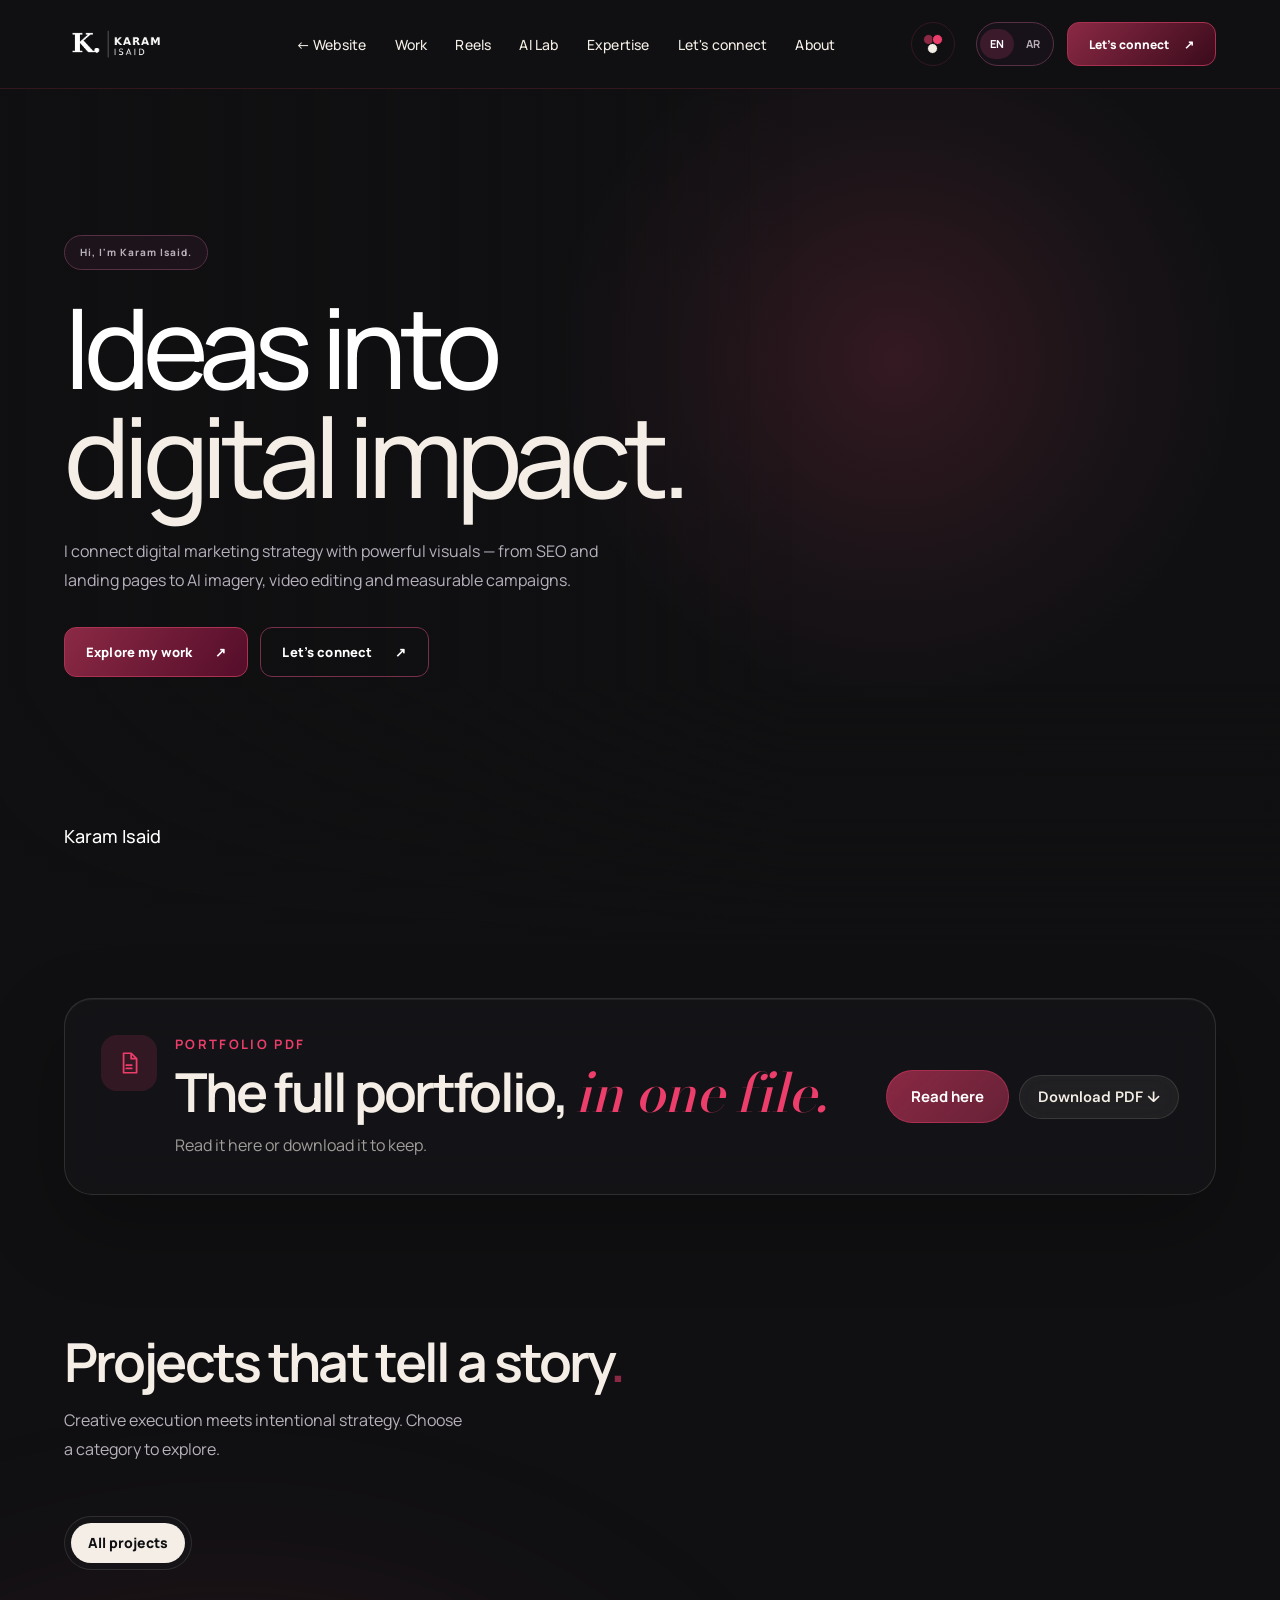
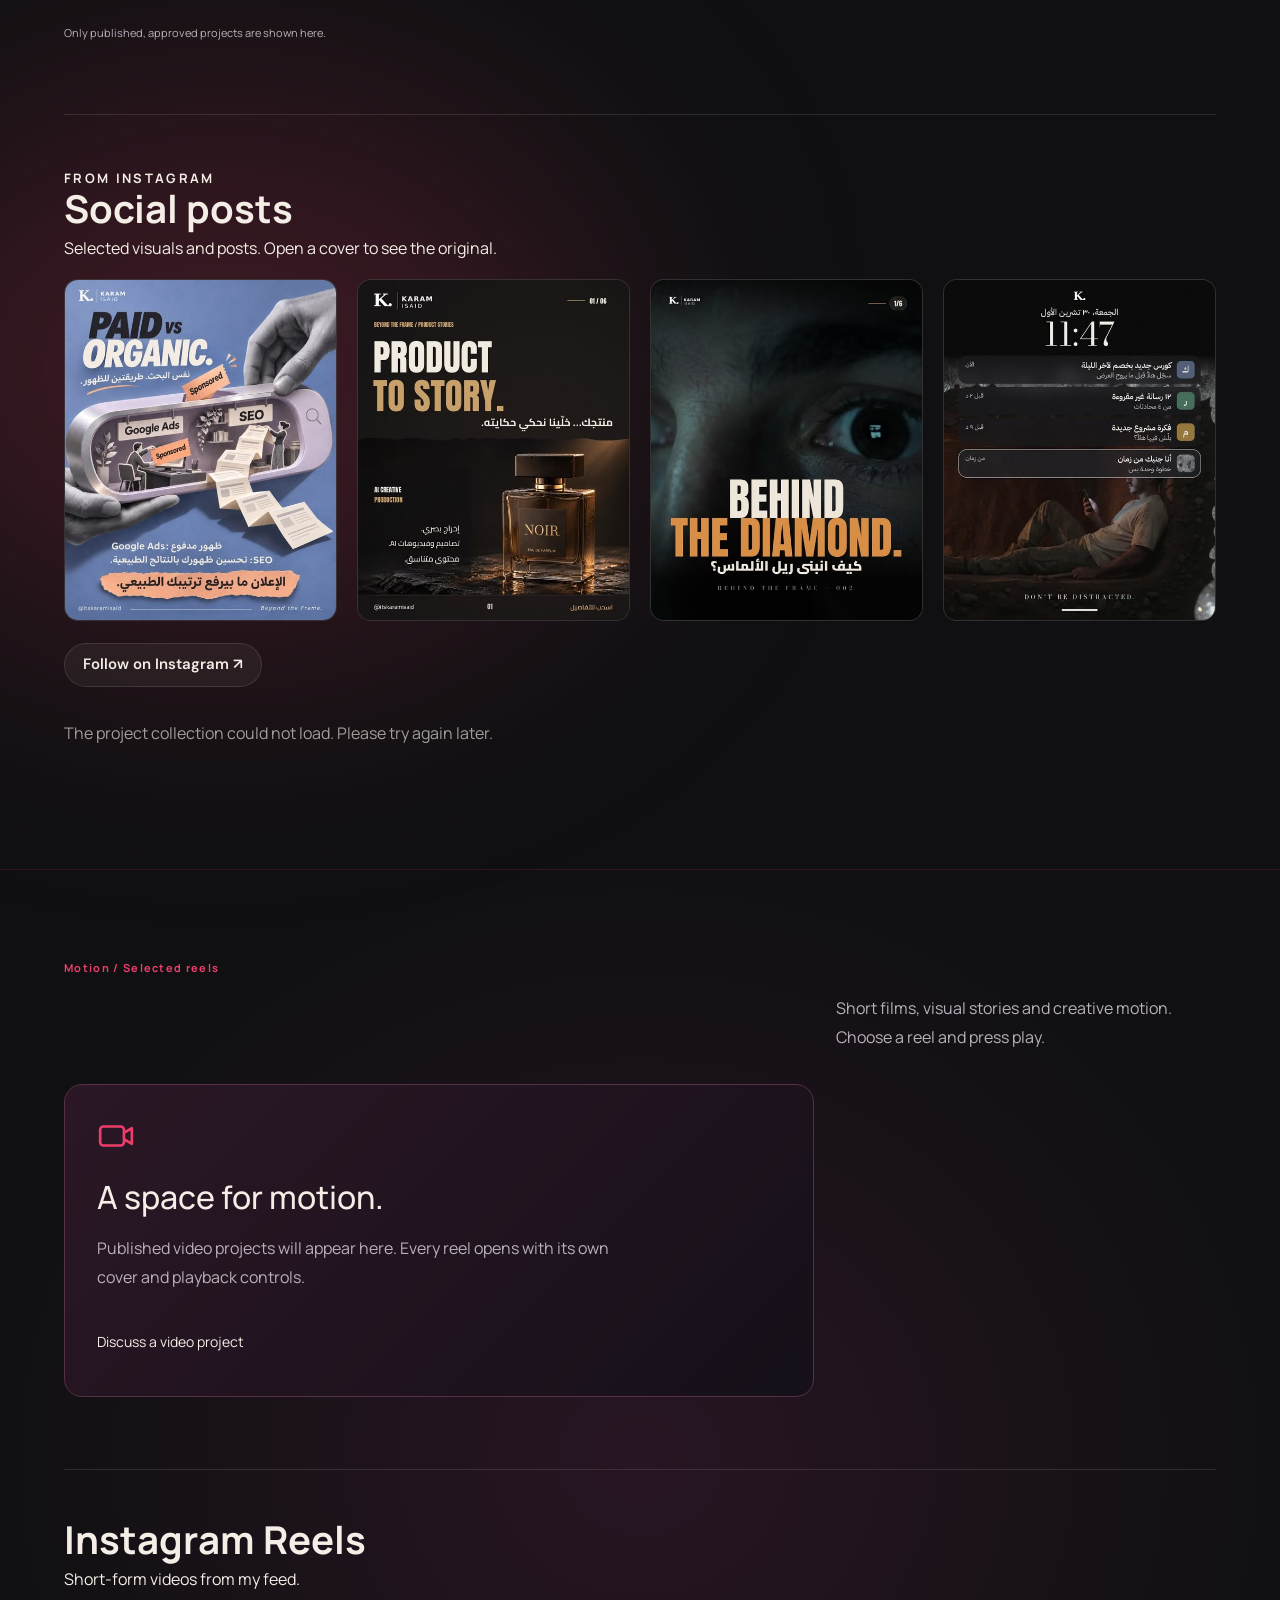
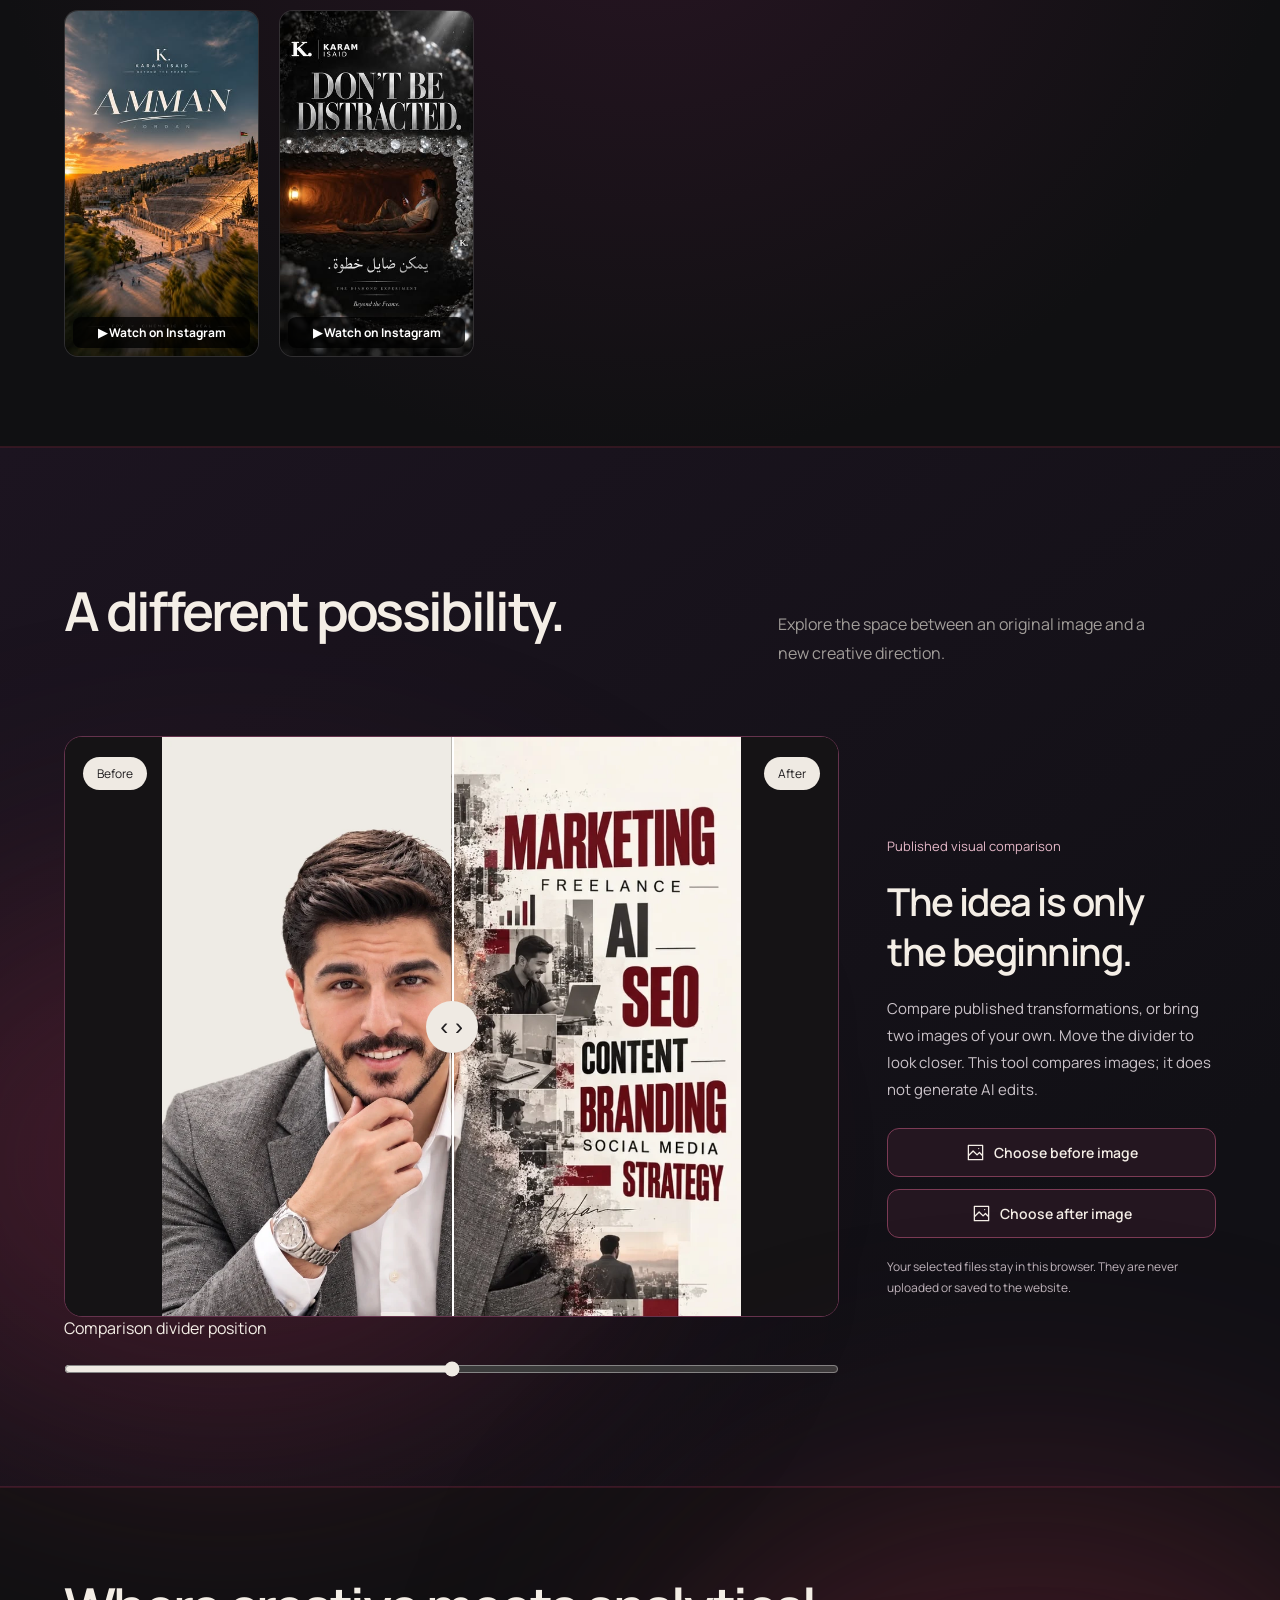
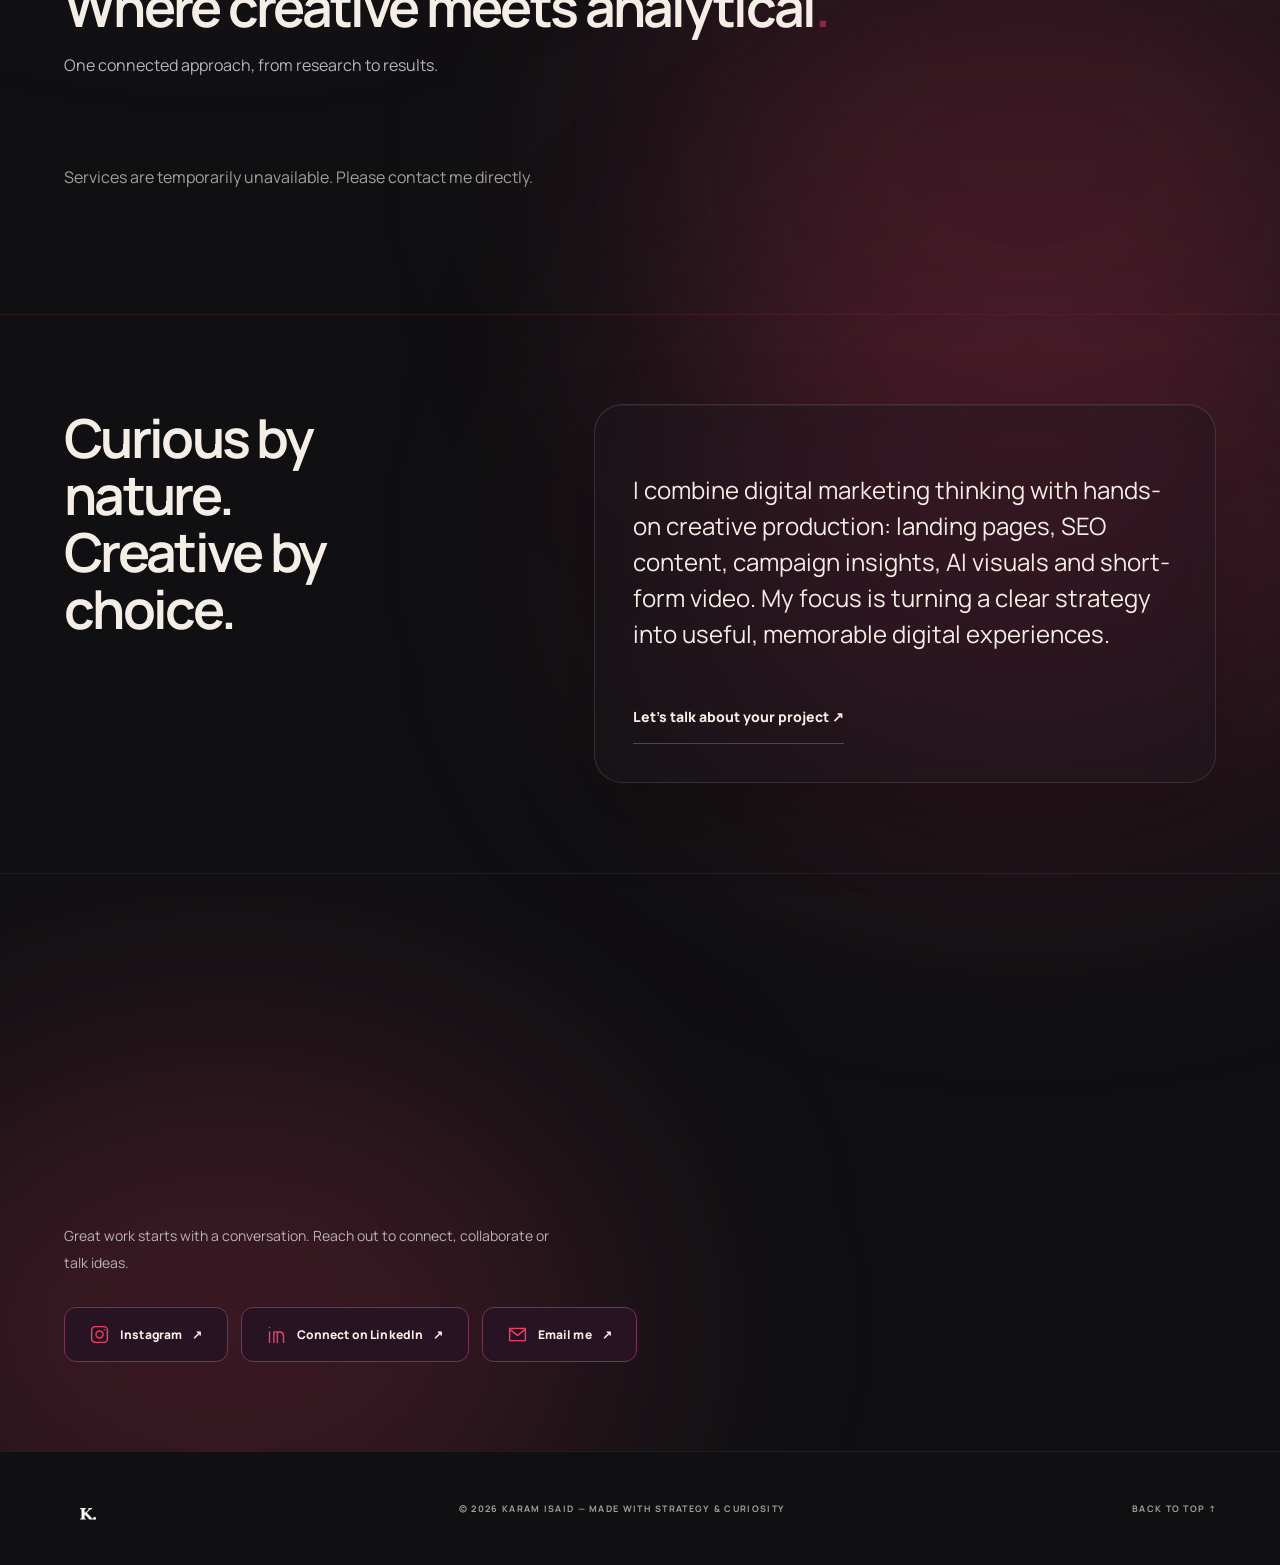
<file: portfolio/index.html>
<!doctype html>
<html lang="en" dir="ltr">
<head>
  <meta charset="utf-8">
  <meta name="viewport" content="width=device-width, initial-scale=1">
  <meta name="theme-color" content="#0a0e15">
  <meta property="og:type" content="website">
  <meta property="og:title" content="Portfolio — Karam Isaid | Beyond the Frame">
  <meta property="og:site_name" content="Karam Isaid — Beyond the Frame">
  <meta property="og:description" content="Digital marketing, visuals and creative work.">
  <meta name="description" content="Karam Isaid — Digital Marketing, SEO, E-commerce, AI Visuals and Video Editing Portfolio.">
  <link rel="canonical" href="https://karam-isaid-beyond-the-frame.github.io/portfolio/">
  <meta property="og:url" content="https://karam-isaid-beyond-the-frame.github.io/portfolio/">
  <title>Portfolio — Karam Isaid | Beyond the Frame</title>
  <link rel="icon" href="assets/favicon.svg" type="image/svg+xml">
  <link rel="preconnect" href="https://fonts.googleapis.com">
  <link rel="preconnect" href="https://fonts.gstatic.com" crossorigin>
  <link href="https://fonts.googleapis.com/css2?family=DM+Sans:wght@400;500;600;700;800&family=Manrope:wght@400;500;600;700;800&family=Tajawal:wght@400;500;600;700;800&display=swap" rel="stylesheet">
  <script src="../theme-config.js"></script>
<script src="../theme.js"></script>
<link rel="stylesheet" href="styles.css">
<link rel="stylesheet" href="../theme.css">
<link rel="stylesheet" href="../theme-studio.css">
<link rel="stylesheet" href="../launch-v4.2.css">
<link rel="stylesheet" href="../portfolio/launch-v4.2-portfolio.css">
<link rel="stylesheet" href="../cinematic-v4.3.css">
  <script defer src="../config.js"></script>
  <script defer src="data.js"></script>
  <script defer src="../supabase-config.js"></script>
  <script defer src="../cms-core.js?v=20261112-media"></script>
<script defer src="../cms-public.js"></script>
  <script defer src="../cms-sections-public.js"></script>
<script defer src="app.js"></script>
<script defer src="launch-v4.2-portfolio.js"></script>
<link rel="stylesheet" href="../refinement.css?v=reel-poster-1">
<link rel="stylesheet" href="../creative-experience.css?v=reel-poster-1">
<script defer src="../interface-details.js"></script>
<script defer src="../public-enhancements.js"></script>
<script defer src="../creative-experience.js"></script>
<script defer src="../video-reels.js?v=reel-poster-1"></script>
<link rel="stylesheet" href="../brand-identity.css">
<script defer src="../brand-identity.js"></script>
<link rel="stylesheet" href="../studio-v6.css?v=reel-poster-1">
<script defer src="../studio-v6.js?v=reel-poster-1"></script>
</head>
<body class="creative-experience portfolio-experience">
  <div class="cursor-glow" aria-hidden="true"></div>
  <header class="site-header" id="top">
    <div class="nav-shell container">
      <a class="brand" href="#top" aria-label="Karam Isaid — Homepage">
        <span class="brand-name">Karam <span>Isaid</span><i class="brand-dot">.</i></span>
      </a>
      <nav class="desktop-nav" aria-label="Main navigation">
        <a class="site-back-link" data-home-link href="../index.html" aria-label="Go to personal homepage">← Website</a>
        <a href="#work" data-i18n="navWork">Work</a>
        <a href="#video-reels" data-reels-nav>Reels</a><a href="#creative-lab" data-experience="navLab">AI Lab</a><a href="#expertise" data-i18n="navExpertise">Expertise</a>
        <a href="#contact" data-i18n="navContact">Contact</a>
        <a href="#about" data-i18n="navAbout">About</a>
      </nav>
      <div class="nav-actions">
        <button class="lang-switch" id="langSwitch" type="button" aria-label="Switch language">عربي</button>
        <a class="nav-cta" href="#contact"><span data-i18n="navContact">Let's connect</span><span aria-hidden="true">↗</span></a>
        <button class="menu-button" id="menuButton" aria-label="Open navigation" aria-expanded="false"><span></span><span></span></button>
      </div>
    </div>
    <nav class="mobile-nav" id="mobileNav" aria-label="Mobile navigation">
      <a data-home-link href="../index.html">← Personal website</a>
      <a href="#work" data-i18n="navWork">Work</a><a href="#video-reels" data-reels-nav>Reels</a><a href="#creative-lab" data-experience="navLab">AI Lab</a><a href="#expertise" data-i18n="navExpertise">Expertise</a><a href="#expertise">Services</a><a href="#about" data-i18n="navAbout">About</a><a href="#contact" data-i18n="navContact">Let's connect</a>
    </nav>
  </header>

  <main>
    <section class="hero section-space container" aria-labelledby="heroTitle">
      <div class="hero-copy reveal">
        <div class="eyebrow"><span class="pulse"></span><span data-i18n="heroEyebrow">INDEPENDENT CREATIVE PORTFOLIO · 2026</span></div>
        <p class="hero-intro" data-i18n="heroIntro">Hi, I'm Karam Isaid.</p>
        <h1 id="heroTitle"><span data-i18n="heroTitle1">Ideas into</span><br><span class="gradient-text" data-i18n="heroTitle2">digital impact.</span></h1>
        <p class="hero-description" data-i18n="heroBody">I connect digital marketing strategy with powerful visuals — from SEO and landing pages to AI imagery, video editing and practical marketing thinking.</p>
        <div class="hero-cta-row">
          <a class="button button-primary" href="#work"><span data-i18n="exploreWork">Explore my work</span><span aria-hidden="true">↗</span></a>
          <a class="button button-outline" href="#contact"><span data-i18n="heroSecondary">Let's connect</span><span aria-hidden="true">↗</span></a>
          <a class="button button-outline" id="portfolioPdfLink" hidden><span data-i18n="downloadPortfolio">Download PDF</span></a>
        </div>
        <div class="hero-bottom"><span class="hero-available"><span class="mini-star">✳</span><span data-i18n="heroFoot1">STRATEGY × DESIGN × TECHNOLOGY</span></span><span class="fine-divider"></span><span id="locationLabel">Based in Jordan · Working globally</span></div>
      </div>
      <div class="hero-art reveal ki-has-portrait" id="kiPortfolioHeroArt" aria-label="Portrait and creative portfolio"><img id="kiPortfolioHeroPortrait" src="../assets/brand/karam-portfolio-portrait.webp" width="473" height="1024" fetchpriority="high" alt="Karam Isaid portrait">
        <div class="art-glow art-glow-a"></div><div class="art-glow art-glow-b"></div>
        <div class="art-grid"></div>
        <div class="floating-chip chip-top"><span class="tiny-bolt">✦</span> AI CREATIVE</div>
        <div class="creative-poster"><div class="poster-top"><span>PORTFOLIO / 26</span><span>✳</span></div><div class="poster-stroke stroke-one"></div><div class="poster-stroke stroke-two"></div><div class="poster-orb"></div><div class="poster-headline">MAKE<br><i>IT</i> <em>MATTER.</em></div><div class="poster-bottom">IDEA <span>→</span> IMPACT</div></div>
        <div class="insight-widget"><div class="widget-title"><span class="widget-round"></span><span data-i18n="artInsights">CREATIVE INTELLIGENCE</span></div><svg class="widget-graph" viewBox="0 0 204 76" role="img" aria-label="Decorative upward graph"><path d="M0 64L24 54L50 61L74 33L104 45L130 24L155 32L180 13L204 5" fill="none" stroke="#9fecdc" stroke-width="3" stroke-linecap="round" stroke-linejoin="round"/><path d="M0 64L24 54L50 61L74 33L104 45L130 24L155 32L180 13L204 5L204 76L0 76Z" fill="url(#heroArea)"/><defs><linearGradient id="heroArea" x1="0" y1="0" x2="0" y2="1"><stop stop-color="#9fecdc" stop-opacity=".2"/><stop offset="1" stop-color="#9fecdc" stop-opacity="0"/></linearGradient></defs></svg><div class="widget-footer"><span>CONCEPT → EXECUTION</span><span>↗</span></div></div>
        <div class="floating-chip chip-bottom"><span class="chip-circle"></span> CREATIVE STUDIO / ACTIVE</div>
      </div>
      <p class="ki-portfolio-name" data-i18n="heroName">Karam Isaid</p>
      <div class="hero-scroll"><span data-i18n="scrollToExplore">SCROLL TO EXPLORE</span><span class="scroll-line"></span></div>
    </section>

    <div class="marquee-border"><div class="marquee-track" aria-hidden="true"><span>CREATIVE STRATEGY <b>✳</b> DIGITAL MARKETING <b>✳</b> AI VISUALS <b>✳</b> VIDEO EDITING <b>✳</b> SEO & ANALYTICS <b>✳</b> CREATIVE STRATEGY <b>✳</b> DIGITAL MARKETING <b>✳</b> AI VISUALS <b>✳</b> VIDEO EDITING <b>✳</b> SEO & ANALYTICS <b>✳</b></span></div></div>

    <section class="ki-featured-carousel container ki-portfolio-carousel" id="kiPortfolioCarousel" hidden aria-labelledby="kiPortfolioCarouselTitle">
  <div class="ki-section-top"><div><span class="ki-kicker" data-portfolio-carousel="carouselKicker">FEATURED / PORTFOLIO</span><h2 id="kiPortfolioCarouselTitle" data-portfolio-carousel="carouselTitle">Selected creative work.</h2><p data-portfolio-carousel="carouselIntro">A rotating look at real projects from my portfolio.</p></div><a href="#work" data-portfolio-carousel="carouselCta">All projects ↗</a></div>
  <div class="ki-carousel-layout"><button class="ki-carousel-arrow" id="portfolioCarouselPrev" type="button" aria-label="Previous project">‹</button><div class="ki-carousel-track" id="kiPortfolioCarouselTrack" tabindex="0" role="region" aria-label="Selected projects"></div><button class="ki-carousel-arrow" id="portfolioCarouselNext" type="button" aria-label="Next project">›</button></div>
</section>
    <section class="section-space container" id="work" aria-labelledby="workTitle">
      <div class="section-heading reveal"><div><p class="section-kicker"><span>01 /</span> <span data-i18n="workKicker">SELECTED WORK</span></p><h2 id="workTitle"><span data-i18n="workTitle">Projects that tell a story</span><span class="heading-period">.</span></h2><p data-i18n="workIntro">Creative execution meets intentional strategy. Choose a category to explore.</p></div><div class="section-side-mark">PORTFOLIO <span data-i18n="workArchive">PROJECT ARCHIVE</span></div></div>
      <div class="filter-row reveal" id="projectFilters" role="group" aria-label="Filter portfolio projects"></div>
      <div class="projects-grid" id="projectsGrid"></div>
      <p class="content-disclaimer" data-i18n="projectNotice">Only published, approved projects are shown here.</p>
      <section class="v6-ig" id="project-posts" data-v6-ig="posts" aria-labelledby="project-posts-title" hidden></section>
    </section>

    <section class="v2-section v2-lab" id="creative-lab" aria-labelledby="labHeading">
  <div class="shell">
    <div class="v2-section-heading reveal"><div><p class="v2-eyebrow" data-experience="labEyebrow">04 / CREATIVE EXPERIMENTS</p><h2 id="labHeading" data-experience="labTitle">See the transformation.</h2></div><p data-experience="labIntro">Compare the original and final visuals from a published project.</p></div>
    <div class="lab-grid reveal">
      <div class="compare-panel">
        <div class="compare-stage" id="compareStage">
          <div class="lab-empty-side lab-empty-before"><span data-experience="emptyBefore">The original.</span><small data-experience="emptyBeforeHint">Choose a before image</small></div>
          <div class="lab-empty-side lab-empty-after"><span data-experience="emptyAfter">The possibility.</span><small data-experience="emptyAfterHint">Choose an after image</small></div>
          <img class="compare-img before-img" id="beforeImg"  alt="Original image for comparison">
          <div class="compare-after" id="compareAfter"><img class="compare-img after-img" id="afterImg"  alt="Edited image for comparison"></div>
          <span class="compare-tag tag-before" data-experience="beforeLabel">BEFORE</span><span class="compare-tag tag-after" data-experience="afterLabel">AFTER</span>
          <span class="compare-divider" id="compareDivider" aria-hidden="true"><i>‹ ›</i></span>
        </div>
        <label for="compareRange" class="visually-hidden" data-experience="compareRangeLabel">Reveal after design percentage</label>
        <input class="compare-range" id="compareRange" type="range" min="0" max="100" value="50" aria-label="Slide to reveal before and after">
      </div>
      <div class="lab-info"><p class="lab-source" role="status" data-lab-source></p>
        <span class="v2-tag" data-experience="labNote">BEFORE / AFTER</span>
        <h3 data-experience="labSubheading">From ordinary to extraordinary.</h3>
        <p data-experience="labCopy">Explore the thinking and craft behind the transformation.</p>
        <div class="lab-steps"><div><b>01</b><span data-experience="labStep1">Original asset</span></div><div><b>02</b><span data-experience="labStep2">Creative direction</span></div><div><b>03</b><span data-experience="labStep3">Final output</span></div></div>
        <div class="lab-upload-row"><label class="lab-upload"><span data-experience="uploadBefore">Upload BEFORE</span><input type="file" id="uploadBefore" accept="image/png,image/jpeg,image/webp,image/avif" aria-label="Upload original image for preview"></label><label class="lab-upload"><span data-experience="uploadAfter">Upload AFTER</span><input type="file" id="uploadAfter" accept="image/png,image/jpeg,image/webp,image/avif" aria-label="Upload final image for preview"></label><button class="lab-reset" type="button" data-lab-reset data-experience="resetLab" hidden>Restore published comparison</button></div>
        <p class="lab-footnote" data-experience="labPrivacy">Preview only: your uploaded files stay on your device and are not saved to the website.</p>
      </div>
    </div>
  </div>
</section>
    
<section class="video-reels section-space" id="video-reels" aria-labelledby="videoReelsHeading">
  <div class="shell">
    <div class="reels-heading"><div><p class="reels-kicker" data-reels-copy="reelsKicker">Motion / Selected reels</p><h2 id="videoReelsHeading" data-reels-copy="reelsTitle">Made to be watched.</h2></div><p data-reels-copy="reelsIntro">Short films, visual stories and creative motion. Choose a reel and press play.</p></div>
    <div class="reels-window" hidden><div class="reels-track" role="region" tabindex="0" aria-label="Video reels"></div></div>
    <div class="reels-toolbar" hidden><button type="button" class="reels-prev" aria-label="Previous reel"><span data-interface-icon="arrow"></span></button><span class="reels-count" aria-live="polite" aria-atomic="true"></span><button type="button" class="reels-next" aria-label="Next reel"><span data-interface-icon="arrow"></span></button></div>
    <div class="reels-empty"><span class="reels-empty-icon" data-interface-icon="video"></span><h3 data-reels-copy="reelsEmptyTitle">A space for motion.</h3><p data-reels-copy="reelsEmptyBody">Published video projects will appear here. Every reel opens with its own cover and playback controls.</p><a class="text-cta" href="../index.html#project-brief" data-reels-copy="reelsEmptyCta">Discuss a video project</a></div>
    <p class="reels-feedback" role="status" aria-live="polite"></p>
    <p class="reels-hint" data-reels-copy="reelsHint" hidden>Swipe or drag to explore. Videos play when you choose.</p>
    <section class="v6-ig v6-ig--reels" id="instagram-reels" data-v6-ig="reels" aria-labelledby="instagram-reels-title" hidden></section>
  </div>
</section>
<section class="expertise-section section-space" id="expertise" aria-labelledby="expertiseTitle">
      <div class="container">
        <div class="section-heading reveal"><div><p class="section-kicker"><span>02 /</span> <span data-i18n="expertiseKicker">WHAT I DO</span></p><h2 id="expertiseTitle"><span data-i18n="expertiseTitle">Where creative meets analytical</span><span class="heading-period">.</span></h2><p data-i18n="expertiseIntro">One connected approach, from research to results.</p></div></div>
        <div class="expertise-grid">
          <article class="expertise-card reveal"><span class="expertise-number">01 / STRATEGY</span><div class="expertise-icon">◎</div><h3 data-i18n="skill1Title">Digital Marketing</h3><p data-i18n="skill1Body">Audience research, campaign direction, content planning and performance thinking.</p><span class="expertise-tag">CAMPAIGNS · CONTENT · GROWTH</span></article>
          <article class="expertise-card reveal"><span class="expertise-number">02 / DISCOVERY</span><div class="expertise-icon">⌘</div><h3 data-i18n="skill2Title">SEO & E-commerce</h3><p data-i18n="skill2Body">SEO foundations, landing-page copy, conversion journeys, UTM and reporting.</p><span class="expertise-tag">SEO · LANDINGS · ANALYTICS</span></article>
          <article class="expertise-card reveal"><span class="expertise-number">03 / VISUALS</span><div class="expertise-icon">✧</div><h3 data-i18n="skill3Title">AI Images & Design</h3><p data-i18n="skill3Body">Art direction, promotional banners, product visuals and AI-assisted imagery.</p><span class="expertise-tag">AI · DESIGN · CREATIVE</span></article>
          <article class="expertise-card reveal"><span class="expertise-number">04 / MOTION</span><div class="expertise-icon">▷</div><h3 data-i18n="skill4Title">Video & Editing</h3><p data-i18n="skill4Body">Short-form video, AI storytelling, social edits and campaign-ready motion assets.</p><span class="expertise-tag">REELS · MOTION · STORY</span></article>
        </div>
      </div>
    </section>

    <section class="section-space container" id="insights" hidden aria-labelledby="insightsTitle">
      <div class="section-heading reveal"><div><p class="section-kicker"><span>03 /</span> <span data-i18n="insightsKicker">ANALYTICS & PERFORMANCE</span></p><h2 id="insightsTitle"><span data-i18n="insightsTitle">Proof through data</span><span class="heading-period">.</span></h2><p data-i18n="insightsIntro">A live, editable marketing dashboard. Start with demo figures, then load an approved CSV.</p></div><div class="data-info"><span class="data-dot"></span><span id="dataBadge">DEMO DATA — NOT ACTUAL RESULTS</span></div></div>
      <div class="analytics-panel reveal">
        <div class="analytics-toolbar"><div class="analytics-title"><span class="analytics-icon">◈</span><div><strong data-i18n="dashboardName">Campaign Performance Lab</strong><span data-i18n="dashboardSub">Interactive marketing insights</span></div></div><div class="toolbar-actions"><label class="upload-button" for="csvUpload">↑ <span data-i18n="uploadCsv">Load CSV</span></label><input id="csvUpload" type="file" accept=".csv,text/csv" hidden><button type="button" class="reset-button" id="resetData"><span data-i18n="resetDemo">Reset demo</span></button></div></div>
        <div class="kpi-grid" id="kpiGrid"></div>
        <div class="graph-layout"><div class="chart-container"><div class="chart-toolbar"><div><strong data-i18n="chartTitle">Campaign trend</strong><span id="chartMetricName">Revenue over time</span></div><div class="chart-options" id="chartOptions" aria-label="Chart metric"></div></div><div class="chart-surface"><svg id="campaignChart" viewBox="0 0 660 255" aria-label="Campaign data trend" role="img" preserveAspectRatio="none"></svg></div><div id="chartLabels" class="chart-labels"></div></div><div class="analytics-aside"><div class="aside-topline"><span class="tiny-spark">✦</span><span data-i18n="overviewTitle">YOUR REPORTING SPACE</span></div><p data-i18n="overviewBody">Highlight the numbers that matter: spend, sales, clicks, conversion rate and ROAS.</p><div class="metric-list"><div><span data-i18n="asideMetric1">Tracking</span><strong>UTM / GA4</strong></div><div><span data-i18n="asideMetric2">Channel</span><strong>META / GOOGLE</strong></div><div><span data-i18n="asideMetric3">Output</span><strong>CASE STUDY</strong></div></div><p class="aside-note" data-i18n="asideNote">CSV upload is browser-only. To publish numbers on your site, update campaignData in data.js.</p></div></div>
        <div class="data-table" id="dataTable" aria-label="Campaign data table"></div>
        <div class="data-bottom"><span id="dataStatus" aria-live="polite">Illustrative metrics only. No client data included.</span><a href="assets/example-campaign-data.csv" download data-i18n="csvExample">↓ Download CSV template</a></div>
      </div>
    </section>

    <section class="section-space container about-section" id="about" aria-labelledby="aboutTitle"><div class="about-left reveal"><p class="section-kicker"><span>04 /</span> <span data-i18n="aboutKicker">BEHIND THE WORK</span></p><h2 id="aboutTitle"><span data-i18n="aboutTitle1">Curious by nature.</span><br><span class="outline-text" data-i18n="aboutTitle2">Creative by choice.</span></h2><div class="about-stamp">K<span>✳</span>I</div></div><div class="about-right reveal"><span class="about-side-label" data-i18n="aboutSide">A LITTLE ABOUT ME</span><p class="about-lead" id="aboutBody"></p><div class="about-chips"><span>MARKETING</span><span>AI CREATIVE</span><span>SEO</span><span>VIDEO</span><span>DESIGN</span></div><p class="about-location" id="aboutLocation"></p><a class="text-link" id="resumeLink" href="#contact" data-i18n="viewContact">Let's talk about your project ↗</a></div></section>

    <section class="contact-section section-space" id="contact"><div class="container contact-inner reveal"><div><p class="section-kicker"><span>05 /</span> <span data-i18n="contactKicker">CONTACT</span></p><h2><span data-i18n="contactTitle1">Have a project</span><br><span class="gradient-text" data-i18n="contactTitle2">in mind?</span></h2><p data-i18n="contactBody">Great work starts with a conversation. Reach out to connect, collaborate or talk ideas.</p><div class="contact-actions"><a class="button button-outline" id="instagramLink" hidden><span data-i18n="contactInstagram">Instagram</span> ↗</a><a class="button button-primary" id="linkedInLink" href="#" target="_blank" rel="noopener noreferrer"><span data-i18n="contactLinkedIn">Connect on LinkedIn</span> ↗</a><a class="button button-outline" id="emailLink" hidden href="#"><span data-i18n="contactEmail">Email me</span> ↗</a></div></div><div class="contact-art" aria-hidden="true"><div class="giant-asterisk">✳</div><span>LET'S MAKE<br>SOMETHING<br>MEANINGFUL</span></div></div></section>
  </main>

  <footer class="footer container"><a class="footer-logo" href="#top">K<span>.</span></a><p>© <span id="copyrightYear">2026</span> KARAM ISAID <span data-i18n="footerRights">— MADE WITH STRATEGY & CURIOSITY</span></p><a href="#top"><span data-i18n="backTop">BACK TO TOP</span> ↑</a></footer>
  <dialog id="projectModal" class="project-modal" aria-label="Project case study"><div class="modal-shell"><button class="modal-close" id="closeModal" aria-label="Close project">×</button><div id="modalContent"></div></div></dialog>
  <div id="toast" class="toast" role="status" aria-live="polite"></div>
</body>
</html>
</file>
<file: home.css>
:root{color-scheme:dark;--bg:#090f16;--panel:#111b24;--panel2:#17252d;--text:#eef4f6;--muted:#a6b5bf;--subtle:#748b99;--mint:#a9f1d7;--mintdark:#52c5ae;--line:rgba(190,225,228,.15);--shell:1260px}
*{box-sizing:border-box}html{scroll-behavior:smooth;scroll-padding-top:98px}body{margin:0;background:var(--bg);color:var(--text);font-family:Manrope,'DM Sans',Tajawal,Arial,sans-serif;-webkit-font-smoothing:antialiased;overflow-x:hidden}html[lang="ar"] body{font-family:Tajawal,Manrope,sans-serif}button,a{font:inherit}button{cursor:pointer}a{color:inherit;text-decoration:none}::selection{background:var(--mint);color:var(--bg)}.shell{max-width:var(--shell);padding:0 40px;margin:0 auto}.skip-link{position:absolute;z-index:1000;top:-80px;left:12px;background:#d7fcec;color:#06161a;padding:14px}.skip-link:focus{top:12px}.mint-dot,.star-mint{color:var(--mint)}.site-header{position:sticky;z-index:100;top:0;background:rgba(9,15,22,.82);border-bottom:1px solid var(--line);backdrop-filter:blur(22px);-webkit-backdrop-filter:blur(22px)}.header-inner{height:89px;display:flex;align-items:center;justify-content:space-between;gap:27px}.identity{display:flex;align-items:center;gap:13px;flex-shrink:0}.brand-icon{display:flex;width:43px;height:43px;border:1px solid #677d8b;border-radius:11px;align-items:center;justify-content:center;font-family:'DM Sans',sans-serif;font-size:27px;font-weight:800;letter-spacing:-4px;padding-right:4px}.brand-icon span{color:var(--mint)}.brand-txt{font-size:13px;line-height:1.08;font-weight:800;letter-spacing:1.5px;white-space:nowrap}.brand-txt b{font-weight:500}.brand-txt small{display:block;font-size:8px;letter-spacing:2px;color:#91a3ad;margin-top:6px}.desktop-nav{display:flex;gap:34px;margin:auto}.desktop-nav a{font-size:11px;color:#c8d2d9;font-weight:700;transition:color .2s}.desktop-nav a:hover{color:var(--mint)}.header-right{display:flex;align-items:center;gap:10px}.lang-switch{background:none;border:1px solid var(--line);color:#dce8ea;border-radius:100px;padding:11px 13px;font-size:11px;font-weight:800;min-width:61px}.lang-switch:hover{border-color:var(--mint)}.header-work{font-size:11px;color:#0b181e;background:#e7fff3;border-radius:7px;padding:14px 18px;font-weight:800;display:flex;gap:14px;align-items:center;white-space:nowrap}.header-work:hover{background:var(--mint)}.menu-toggle{display:none;width:40px;height:40px;border:none;background:transparent;color:var(--text);padding:8px}.menu-toggle span{display:block;height:2px;background:currentColor;margin:6px 0;border-radius:2px}.mobile-nav{padding:10px 28px 22px;border-top:1px solid var(--line);background:#111a22}.mobile-nav:not([hidden]){display:flex;flex-direction:column}.mobile-nav a{padding:11px 0;border-bottom:1px solid var(--line);font-size:13px;color:#d1dce0}
/* Hero */
.hero{position:relative;min-height:750px;padding-top:101px;padding-bottom:108px;display:grid;grid-template-columns:1.08fr .92fr;align-items:center;gap:24px}.hero-left{position:relative;z-index:2}.micro-heading{display:flex;gap:12px;align-items:center;font-family:'DM Sans',sans-serif;font-weight:800;font-size:9px;letter-spacing:2px;color:#a7dcca;white-space:nowrap}.signal{width:16px;height:16px;border-radius:50%;border:1px solid #4b816f;display:grid;place-items:center}.signal>span{display:block;background:var(--mint);width:6px;height:6px;border-radius:50%;box-shadow:0 0 14px #7de6b5}.micro-line{height:1px;width:30px;background:rgba(171,219,213,.42)}.hero-intro{font-family:'DM Sans',Tajawal,sans-serif;font-size:14px;letter-spacing:2.2px;margin:37px 0 16px;color:#bfccd3}.hero-intro strong{color:white}.hero h1{font-size:clamp(60px,6.8vw,98px);line-height:.98;letter-spacing:-6px;margin:0;font-weight:800;white-space:nowrap}.hero-outline{color:transparent;-webkit-text-stroke:1.6px #bbd0d2;text-shadow:0 3px 40px rgba(187,222,219,.03)}.hero-fill{color:var(--mint)}.hero-descr{color:#a8b7be;line-height:2.1;max-width:510px;font-size:14px;margin:28px 0 27px}.hero-buttons{display:flex;flex-wrap:wrap;gap:11px}.btn{display:inline-flex;gap:25px;align-items:center;justify-content:center;border-radius:7px;font-size:11px;letter-spacing:.1px;font-weight:800;padding:17px 21px;min-height:53px;transition:transform .2s,background .2s,border .2s}.btn:hover{transform:translateY(-3px)}.btn-primary{background:var(--mint);color:#0c1c20;border:1px solid var(--mint)}.btn-primary:hover{background:#d8ffeb}.btn-secondary{border:1px solid #516571;color:#eaf4f4;background:rgba(255,255,255,.015)}.btn-secondary:hover{border-color:var(--mint)}.btn-arrow{font-size:18px;line-height:1}.hero-categories{display:flex;align-items:center;gap:16px;color:#849ca3;font-family:'DM Sans',sans-serif;font-size:9px;letter-spacing:1.65px;font-weight:800;margin-top:69px;flex-wrap:wrap}.hero-categories i{font-style:normal;color:var(--mint);font-size:14px}.scroll-cue{position:absolute;right:40px;bottom:40px;display:flex;align-items:center;gap:17px;color:#87999f;font-family:'DM Sans',sans-serif;font-size:9px;letter-spacing:2px;font-weight:800}.scroll-track{width:35px;height:1px;background:var(--mint)}
/* Hero art */
.hero-right{min-width:0}.art-stage{position:relative;width:100%;height:560px;isolation:isolate}.art-lines{position:absolute;inset:4% -4% 6% 0;border:1px solid rgba(159,216,202,.07);border-radius:50%;background:linear-gradient(90deg,rgba(89,148,159,.02) 1px,transparent 1px),linear-gradient(rgba(89,148,159,.035) 1px,transparent 1px);background-size:26px 26px}.art-lines:before{content:"";position:absolute;inset:7%;border:1px dashed rgba(191,242,219,.1);border-radius:50%}.art-halo{position:absolute;width:420px;height:420px;top:60px;left:60px;background:radial-gradient(circle,rgba(89,174,158,.29) 0,rgba(88,134,190,.13) 36%,transparent 69%);filter:blur(22px);z-index:-1}.poster-shell{position:absolute;top:39px;left:11%;width:72%;height:459px;background:radial-gradient(ellipse at 35% 44%,#1e4b4e 0%,#173640 34%,#111e30 75%);border:1px solid #4d6b74;border-radius:13px;overflow:hidden;transform:rotate(-6deg);box-shadow:0 35px 80px rgba(0,0,0,.42);transition:transform .5s}.art-stage:hover .poster-shell{transform:rotate(-3deg) translateY(-5px)}.poster-head,.poster-footer{position:absolute;left:26px;right:26px;display:flex;align-items:center;justify-content:space-between;font-family:'DM Sans',sans-serif;font-size:8px;color:#cae2df;letter-spacing:1.7px;font-weight:800;z-index:4}.poster-head{top:25px}.poster-footer{bottom:23px;padding-top:18px;border-top:1px solid rgba(220,243,235,.2)}.poster-planet{position:absolute;top:53px;left:50%;transform:translateX(-50%);width:320px;height:320px;border-radius:50%;background:radial-gradient(circle at 36% 30%,#efffec 0%,#aaf3d4 16%,#6cbea9 28%,#275a72 52%,#152c45 72%,#112033 100%);box-shadow:0 0 60px rgba(129,247,209,.18);opacity:.95}.poster-orbit{position:absolute;border:1px solid rgba(227,255,243,.4);border-radius:50%;height:114px;width:440px;left:-6%;top:37%;transform:rotate(-29deg)}.orbit-2{transform:rotate(26deg);border-color:rgba(160,233,228,.24)}.poster-message{position:absolute;z-index:2;left:28px;bottom:76px;font-family:'DM Sans',sans-serif;font-weight:800;font-size:52px;line-height:.9;letter-spacing:-3px;color:#edf8f5;text-shadow:0 4px 25px #102e3bcc}.poster-message span,.poster-message strong{display:block}.poster-message em{font-size:30px;font-weight:500;color:var(--mint)}.art-caption{position:absolute;z-index:3;background:#14252e;border:1px solid #47636c;box-shadow:0 12px 25px #0005;border-radius:6px;padding:13px 15px;font-family:'DM Sans',sans-serif;font-size:9px;letter-spacing:1.4px;font-weight:800;color:#d0e9e1}.top-caption{top:36px;right:-2%;transform:rotate(6deg)}.tiny-spark{color:var(--mint);font-size:14px}.float-analytics{position:absolute;z-index:4;bottom:19px;right:-5%;width:234px;padding:18px;border-radius:11px;border:1px solid #42676b;background:rgba(17,33,43,.96);box-shadow:0 24px 40px #0009;transform:rotate(6deg)}.float-title{display:flex;align-items:center;gap:8px;color:#daeee9;font-family:'DM Sans',sans-serif;font-size:8px;letter-spacing:1.2px;font-weight:800}.float-title>span:last-child{margin-left:auto}.float-dot{width:7px;height:7px;border-radius:50%;background:var(--mint)}.float-analytics svg{display:block;width:100%;height:87px;margin:4px auto}.float-sub{display:flex;justify-content:space-between;color:#829eaa;font-size:8px;letter-spacing:1px}.float-sub span:last-child{color:var(--mint);font-size:14px}.float-label{position:absolute;bottom:43px;left:0;z-index:2;transform:rotate(-4deg);border:1px solid rgba(159,221,211,.38);background:#152b33;padding:13px 17px;font-family:'DM Sans',sans-serif;font-size:10px;font-weight:800;letter-spacing:1px}.float-label span{color:var(--mint)}.personal-photo{position:absolute;z-index:10;right:5%;bottom:7%;height:154px;width:126px;border:3px solid var(--mint);border-radius:12px;overflow:hidden;box-shadow:0 14px 35px #0008;transform:rotate(5deg)}.personal-photo img{width:100%;height:100%;object-fit:cover}.divider-strip{padding:25px 0;border-top:1px solid var(--line);border-bottom:1px solid var(--line);background:#0e171e;overflow:hidden}.ticker{white-space:nowrap;width:max-content;color:#a3b6c0;font-family:'DM Sans',sans-serif;font-size:10px;letter-spacing:2.8px;font-weight:800;animation:ticker 42s linear infinite}.ticker span{color:var(--mint);margin:0 29px;font-size:13px}@keyframes ticker{to{transform:translateX(-50%)}}
/* Sections */
.section{padding-block:112px}.section-marker{display:flex;align-items:center;gap:15px;color:var(--mint);font-family:'DM Sans',sans-serif;font-weight:800;letter-spacing:2.4px;font-size:10px;margin-bottom:50px}.section-marker:after{content:"";height:1px;background:#304852;width:32px}.about-grid{display:grid;grid-template-columns:1.08fr .92fr;gap:100px;min-height:310px}.about-title h2{font-size:clamp(43px,5.25vw,72px);line-height:1.13;letter-spacing:-3.8px;margin:0;max-width:530px}.abstract-glyph{font-size:100px;line-height:1.2;color:#19343b;font-weight:800;font-family:'DM Sans',sans-serif;letter-spacing:-18px;margin-top:20px}.abstract-glyph span{color:#4a967d;font-size:70px;vertical-align:middle;letter-spacing:0;padding-left:22px}.about-copy{padding-top:14px;max-width:530px}.about-copy .section-lead{font-size:23px;line-height:1.55;font-weight:700;color:#edf4f1;margin:0 0 22px}.about-copy>p:not(.section-lead){font-size:14px;color:#acbdc5;line-height:2.05;margin:0 0 30px}.text-cta{display:inline-flex;align-items:center;justify-content:space-between;gap:23px;min-width:170px;color:var(--mint);font-size:12px;font-weight:800;padding-bottom:10px;border-bottom:1px solid #71998e}.text-cta>span:last-child{font-size:20px}.text-cta:hover{color:#fff;border-color:white}.specialties-section{background:#0f1921;border-block:1px solid var(--line)}.section-heading{display:flex;justify-content:space-between;gap:26px;align-items:end;margin-bottom:42px}.section-heading h2{font-size:clamp(39px,4.8vw,66px);line-height:1.15;letter-spacing:-3.4px;margin:0}.soft-text{color:#839faa}.section-heading p{font-size:13px;line-height:1.9;color:var(--muted);width:270px;margin:0 0 7px}.specialties{display:grid;grid-template-columns:repeat(3,minmax(0,1fr));gap:17px}.specialty-card{min-height:330px;padding:29px;border:1px solid #324752;border-radius:9px;background:linear-gradient(145deg,#16242e,#111b24);display:flex;flex-direction:column;transition:border-color .2s,transform .25s}.specialty-card:hover{border-color:#91dbbf;transform:translateY(-5px)}.specialty-top{display:flex;align-items:start;justify-content:space-between;font-family:'DM Sans',sans-serif;color:#9eb5c0;letter-spacing:1px;font-size:11px}.specialty-top svg{width:57px;height:57px;color:#a5e8d3}.specialty-card h3{font-size:22px;letter-spacing:-.5px;margin:42px 0 11px}.specialty-card p{font-size:12px;color:#a8bbc4;line-height:1.9;flex:1;margin:0}.specialty-bottom{margin-top:30px;padding-top:18px;border-top:1px solid #354a51;display:flex;align-items:center;justify-content:space-between;gap:4px;font-family:'DM Sans',sans-serif;font-size:8px;font-weight:800;letter-spacing:1.3px;color:#a3d9ca}.specialty-bottom span{font-size:20px}
/* Featured */
.featured-top{display:flex;justify-content:space-between;align-items:end;gap:25px;margin-bottom:38px}.featured-top h2{font-size:clamp(40px,5vw,69px);line-height:1.14;margin:0;letter-spacing:-3px}.featured-top p{max-width:520px;color:var(--muted);font-size:13px;line-height:1.9;margin:13px 0 0}.portfolio-showcase{display:grid;grid-template-columns:1.25fr .75fr;border:1px solid #3a5960;border-radius:10px;min-height:410px;overflow:hidden;background:linear-gradient(130deg,#132b31,#0d1e27);transition:border-color .2s,transform .2s}.portfolio-showcase:hover{border-color:var(--mint);transform:translateY(-3px)}.preview-window{margin:36px 0 0 39px;height:375px;border:1px solid #53727a;border-bottom:0;border-radius:9px 9px 0 0;overflow:hidden;transform:rotate(-2deg);transform-origin:bottom left;box-shadow:14px 12px 40px #0009;background:#09131b}.preview-toolbar{height:36px;display:flex;align-items:center;justify-content:space-between;padding:0 12px;background:#12242f;color:#91a8b0;font-family:'DM Sans',sans-serif;font-size:9px;font-weight:700}.window-dots{display:flex;gap:5px}.window-dots i{display:block;border-radius:50%;background:#42646c;width:7px;height:7px}.window-dots i:nth-child(1){background:#cf8174}.window-dots i:nth-child(2){background:#dfc781}.window-dots i:nth-child(3){background:#83c9ab}.preview-image{height:355px;overflow:hidden}.preview-image img{display:block;width:100%;height:auto}.showcase-info{padding:55px 37px 38px;display:flex;flex-direction:column;align-items:flex-start;justify-content:center}.showcase-number{font-family:'DM Sans',sans-serif;letter-spacing:2px;color:#9dddc9;font-size:9px;font-weight:800}.showcase-big{font-size:clamp(32px,4.7vw,58px);line-height:1.08;letter-spacing:-2.7px;font-weight:800;margin:24px 0 20px}.showcase-big em{font-weight:500;color:#a7e7d1;font-style:normal}.showcase-info p{font-size:12px;color:#b4c7cd;line-height:1.75;margin:0 0 36px}.showcase-action{display:flex;align-items:center;justify-content:space-between;gap:25px;border-bottom:1px solid #6aaba0;padding-bottom:13px;color:#c7efdf;font-family:'DM Sans',sans-serif;font-weight:800;font-size:10px;letter-spacing:1.5px}.showcase-action span:last-child{font-size:23px}.work-mini-grid{display:grid;grid-template-columns:repeat(3,minmax(0,1fr));gap:13px;margin-top:18px}.work-mini-grid>a{display:flex;align-items:center;gap:12px;border:1px solid #273c45;border-radius:8px;padding:19px;transition:background .2s,border-color .2s}.work-mini-grid>a:hover{background:#11262e;border-color:#77b9aa}.work-mini-number{color:var(--mint);font-size:10px;font-weight:800}.work-mini-grid strong{font-size:12px;font-weight:700;flex:1}.work-mini-grid>a>span:last-child{color:var(--mint);font-size:20px}
/* Connect */
.connect-section{background:#101c25;border-top:1px solid var(--line)}.connect-heading{max-width:860px;margin-bottom:45px}.connect-kicker{font-family:'DM Sans',sans-serif;color:#b9d8d0;font-size:10px;letter-spacing:2px;font-weight:800}.connect-kicker .star-mint{font-size:19px;vertical-align:middle;margin-right:7px}.connect-heading h2{font-size:clamp(59px,8vw,112px);line-height:.98;letter-spacing:-6px;margin:25px 0}.connect-heading p{font-size:14px;color:var(--muted);line-height:1.9;max-width:580px}.social-grid{display:grid;grid-template-columns:repeat(2,minmax(0,1fr));gap:16px}.social-card{display:flex;align-items:center;gap:20px;padding:24px 25px;border:1px solid #354c55;border-radius:8px;background:#14232d;transition:transform .2s,border-color .2s,background .2s;min-width:0}.social-card:hover{transform:translateY(-3px);border-color:#91dbbf;background:#1b3037}.social-card.unconfigured{border-style:dashed}.social-icon{display:grid;place-items:center;width:59px;height:59px;flex:0 0 59px;border-radius:9px;background:#203943;color:var(--mint)}.social-icon svg{width:26px;height:26px}.social-text{display:flex;flex-direction:column;gap:7px;min-width:0}.social-text strong{font-size:17px}.social-text small{color:#9db2bc;font-size:11px}.social-arrow{margin-left:auto;color:var(--mint);font-size:27px}.contact-note{font-size:10px;line-height:1.6;color:#82949e;margin-top:20px}.site-footer{background:#0a1219;border-top:1px solid var(--line)}.footer-inner{display:flex;align-items:center;justify-content:space-between;gap:15px;min-height:115px}.footer-mark{font-family:'DM Sans',sans-serif;font-size:38px;letter-spacing:-5px;font-weight:800}.footer-mark span{color:var(--mint)}.footer-inner>span,.back-top{font-size:9px;letter-spacing:1.1px;color:#9caab0;font-weight:800}.back-top:hover{color:var(--mint)}.notice-toast{position:fixed;z-index:300;bottom:22px;left:50%;width:max-content;max-width:min(440px,calc(100vw - 28px));transform:translate(-50%,18px);padding:16px 20px;background:#d9fbed;color:#0c2524;font-weight:800;font-size:12px;border-radius:10px;box-shadow:0 20px 45px #0006;opacity:0;pointer-events:none;transition:opacity .25s,transform .25s}.notice-toast.show{opacity:1;transform:translate(-50%,0)}.reveal{opacity:0;transform:translateY(23px);transition:opacity .7s,transform .7s}.reveal.show{opacity:1;transform:translateY(0)}
/* RTL */
html[dir=rtl] .identity,html[dir=rtl] .brand-txt,html[dir=rtl] .hero-categories,html[dir=rtl] .art-stage,html[dir=rtl] .portfolio-showcase .preview-window,html[dir=rtl] .showcase-big,html[dir=rtl] .micro-heading{direction:ltr}html[dir=rtl] .hero h1,html[dir=rtl] .connect-heading h2,html[dir=rtl] .featured-top h2,html[dir=rtl] .section-heading h2{letter-spacing:-2px}html[dir=rtl] .scroll-cue{right:auto;left:40px}html[dir=rtl] .showcase-info{align-items:flex-start}html[dir=rtl] .social-arrow{margin-left:0;margin-right:auto}html[dir=rtl] .poster-shell{left:auto;right:11%;transform:rotate(6deg)}html[dir=rtl] .art-stage:hover .poster-shell{transform:rotate(3deg) translateY(-5px)}html[dir=rtl] .float-analytics{right:auto;left:-5%;transform:rotate(-6deg)}html[dir=rtl] .top-caption{right:auto;left:-2%;transform:rotate(-6deg)}html[dir=rtl] .float-label{left:auto;right:0}html[dir=rtl] .personal-photo{right:auto;left:5%}html[dir=rtl] .portfolio-showcase{direction:ltr}html[dir=rtl] .showcase-info{direction:rtl}html[dir=rtl] .hero-intro strong{direction:ltr;display:inline-block}html[dir=rtl] .section-marker:after{margin-right:4px}
@media(max-width:1180px){.desktop-nav{gap:18px}.header-inner{gap:12px}.hero h1{font-size:clamp(54px,6.5vw,82px)}.art-stage{height:520px}.poster-shell{height:425px}.poster-planet{width:285px;height:285px}.poster-message{font-size:45px}.float-analytics{width:208px;right:-3%}.hero{min-height:690px}}
@media(max-width:900px){.desktop-nav{display:none}.menu-toggle{display:block}.shell{padding:0 27px}.hero{grid-template-columns:1fr;padding-top:70px;padding-bottom:70px;gap:40px}.hero h1{font-size:clamp(65px,10vw,96px)}.hero-descr{max-width:720px}.hero-categories{margin-top:35px}.hero-right{max-width:540px;width:100%;margin:auto}.art-stage{height:530px}.scroll-cue{display:none}.section{padding-block:84px}.about-grid{gap:40px}.section-heading p{width:230px}.portfolio-showcase{grid-template-columns:1.1fr .9fr}.preview-window{margin-left:20px}.showcase-info{padding:36px 20px}.showcase-big{font-size:43px}}
@media(max-width:650px){.shell{padding:0 19px}.header-inner{height:75px;gap:7px}.brand-icon{height:38px;width:38px;font-size:24px}.brand-txt{font-size:10px;letter-spacing:.9px}.brand-txt small{font-size:6px;letter-spacing:1.2px}.header-work{display:none}.lang-switch{padding:10px 10px}.menu-toggle{width:36px;padding:6px}.hero{padding-top:56px;padding-bottom:60px;gap:22px}.micro-heading{font-size:8px;letter-spacing:1.2px;gap:8px}.hero-intro{margin-top:31px;font-size:10px;letter-spacing:1.5px}.hero h1{font-size:clamp(44px,11.8vw,73px);letter-spacing:-3px;line-height:1.04}.hero-descr{font-size:12px;line-height:1.9;margin:22px 0 24px}.hero-buttons{gap:9px}.btn{font-size:10px;padding:14px 14px;gap:13px;min-height:49px}.hero-categories{font-size:8px;gap:10px;margin-top:30px}.hero-categories i{font-size:11px}.art-stage{height:366px;max-width:410px;margin-inline:auto}.art-lines{inset:4% 0}.art-halo{width:270px;height:270px;top:36px;left:40px}.poster-shell{top:12px;left:7%;width:76%;height:330px}.poster-head,.poster-footer{left:13px;right:13px;font-size:6px;letter-spacing:.7px}.poster-head{top:15px}.poster-footer{bottom:16px;padding-top:10px}.poster-planet{width:220px;height:220px;top:40px}.poster-orbit{height:100px;width:305px;left:-5%;top:38%}.poster-message{font-size:33px;letter-spacing:-1.3px;left:15px;bottom:55px}.poster-message em{font-size:20px}.art-caption{padding:9px;font-size:7px;right:0;top:10px}.float-label{font-size:7px;padding:9px 12px;bottom:20px;left:0}.float-analytics{width:150px;padding:10px;bottom:4px;right:0}.float-title{font-size:5px;letter-spacing:.5px;gap:3px}.float-analytics svg{height:51px}.float-sub{font-size:6px;letter-spacing:0}.section{padding-block:72px}.section-marker{margin-bottom:28px;font-size:9px}.about-grid{grid-template-columns:1fr;gap:17px;min-height:auto}.about-title h2{font-size:45px;letter-spacing:-2px}.abstract-glyph{display:none}.about-copy .section-lead{font-size:20px}.about-copy>p:not(.section-lead){font-size:12px}.section-heading{display:block;margin-bottom:27px}.section-heading h2{font-size:39px;letter-spacing:-2px}.section-heading p{font-size:12px;max-width:410px;margin-top:14px;width:auto}.specialties{grid-template-columns:1fr;gap:13px}.specialty-card{min-height:260px;padding:23px}.specialty-card h3{margin-top:26px;font-size:21px}.specialty-card p{font-size:12px}.specialty-bottom{margin-top:16px}.featured-top{align-items:start;flex-direction:column;gap:19px}.featured-top h2{font-size:43px}.featured-top p{font-size:12px}.portfolio-showcase{grid-template-columns:1fr;min-height:0}.preview-window{height:230px;transform:rotate(0);margin:19px 19px 0;border-bottom:1px solid #53727a;border-radius:9px}.preview-image{height:205px}.showcase-info{padding:27px 24px 29px}.showcase-big{font-size:42px;margin:13px 0 12px}.showcase-info p{margin-bottom:18px}.work-mini-grid{grid-template-columns:1fr;gap:9px}.work-mini-grid>a{padding:16px}.connect-heading h2{font-size:clamp(54px,11.5vw,78px);letter-spacing:-3px}.connect-heading p{font-size:12px}.social-grid{grid-template-columns:1fr;gap:11px}.social-card{padding:16px;gap:14px}.social-icon{width:48px;height:48px;flex-basis:48px}.social-icon svg{width:23px;height:23px}.social-text strong{font-size:15px}.social-text small{font-size:10px}.social-arrow{font-size:24px}.footer-inner{min-height:108px;flex-wrap:wrap;gap:10px}.footer-inner>span{font-size:8px;order:3;flex-basis:100%;margin-top:-17px}.back-top{font-size:8px}html[dir=rtl] .poster-shell{right:7%}}
@media(prefers-reduced-motion:reduce){html{scroll-behavior:auto}.ticker{animation:none}.reveal{opacity:1;transform:none;transition:none}*{transition-duration:0s!important}}
@media(max-width:650px){html[dir=rtl] .float-analytics{left:0}}
</file>
<file: theme.css>
/* Shared design system for home and portfolio: JS supplies the palette variables. */
:root {
  --bg: #faf7f2; --bg2: #f3ece7; --panel: #ffffff; --panel2: #f4edeb;
  --text: #2c1c23; --muted: #72606a; --subtle: #957f89;
  --mint: #78263e; --mintdark: #5b1b30; --blue: #78263e;
  --line: rgba(120,38,62,.19);
  --theme-contrast: #ffffff; --theme-accent-soft: #f4e7eb;
  --theme-nav: rgba(250,247,242,.91); --theme-grad: #f4ebea;
  --theme-card: #ffffff; --theme-poster-deep: #2a1320;
  --theme-poster-bright: #92354f; --theme-font: Manrope;
  --theme-radius: 14px; --theme-shadow: rgba(43,21,30,.08);
  color-scheme: light;
}
body {background:var(--bg);color:var(--text);font-family:var(--theme-font),Tajawal,Arial,sans-serif}
html[lang=ar] body {font-family:Tajawal,var(--theme-font),sans-serif}
/* Nav / controls / shared headings */
.site-header, .site-header.scrolled {background:var(--theme-nav)!important;border-bottom:1px solid var(--line)}
.desktop-nav a,.brand-name>span,.brand-name small,.brand-txt small,.mobile-nav a,.lang-switch,.hero-intro,.hero-description,.hero-descr,.section-heading p,.hero-categories,.scroll-cue,.hero-scroll,.hero-bottom{color:var(--muted)}
.desktop-nav a:hover,.mobile-nav a:hover,.brand-icon span,.brand-dot,.brand-mark span {color:var(--mint)}
.menu-button span,.menu-toggle span{background:var(--text)}
.header-work,.nav-cta,.btn-primary,.button-primary,.upload-button,.filter-btn.active,.chart-option.active {background:var(--mint);color:var(--theme-contrast);border-color:var(--mint)}
.header-work:hover,.nav-cta:hover,.btn-primary:hover,.button-primary:hover,.upload-button:hover {background:var(--mintdark);color:var(--theme-contrast)}
.btn-secondary,.button-outline,.reset-button{color:var(--text);border-color:var(--line);background:var(--theme-card)}
.hero-intro strong,.about-copy .section-lead,.about-lead,.hero h1,.hero-copy h1 {color:var(--text)}
.hero-outline,.outline-text {color:transparent;-webkit-text-stroke:1.3px var(--muted)}
.micro-heading,.eyebrow,.section-marker,.section-kicker,.text-cta,.text-link,.work-mini-number,.social-arrow{color:var(--mint)}
.soft-text,.about-copy>p:not(.section-lead),.featured-top p,.social-text small,.contact-note,.contact-heading p,.project-info>p{color:var(--muted)}
.section-marker:after,.micro-line{background:var(--line)}
::selection{background:var(--mint);color:var(--theme-contrast)}
/* Home */
.mobile-nav{background:var(--bg)}
.divider-strip,.specialties-section,.connect-section,.site-footer{background:var(--bg2);border-color:var(--line)}
.ticker,.marquee-track>span,.hero-categories,.hero-intro,.float-sub{color:var(--muted)}
.signal,.social-card,.specialty-card,.work-mini-grid>a,.portfolio-showcase{border-color:var(--line)}
.art-lines{border-color:var(--line)}
.art-halo{background:radial-gradient(circle,color-mix(in srgb,var(--mint) 18%,transparent) 0%,transparent 69%)}
.poster-shell{background:radial-gradient(ellipse at 33% 30%,var(--theme-poster-bright),var(--theme-poster-deep) 74%);border-color:color-mix(in srgb,var(--mint) 45%,transparent);box-shadow:0 34px 70px var(--theme-shadow)}
.poster-planet{background:radial-gradient(circle at 35% 29%,#fff5ee 0%,color-mix(in srgb,var(--mint) 20%,#fffaf5) 22%,color-mix(in srgb,var(--mint) 75%,#dfb0bb) 52%,var(--theme-poster-deep) 81%);box-shadow:0 0 68px color-mix(in srgb,var(--mint) 22%,transparent)}
.poster-head,.poster-footer,.poster-message{color:#fff7f5}
.art-caption,.float-analytics,.float-label{background:var(--theme-card);color:var(--text);border-color:var(--line);box-shadow:0 20px 40px var(--theme-shadow)}
.float-title,.float-sub{color:var(--text)}
.abstract-glyph,.about-stamp{color:color-mix(in srgb,var(--mint) 15%,var(--bg))}
.abstract-glyph span,.about-stamp span{color:var(--mint)}
.specialty-card,.social-card,.work-mini-grid>a{background:var(--theme-card);color:var(--text);border-color:var(--line);border-radius:var(--theme-radius)}
.specialty-card:hover,.social-card:hover,.work-mini-grid>a:hover{background:var(--panel2);border-color:var(--mint)}
.specialty-top,.specialty-card p,.specialty-bottom,.specialty-top svg,.social-text small{color:var(--muted)}
.specialty-top svg,.specialty-bottom span{color:var(--mint)}
.specialty-bottom{border-top-color:var(--line)}
.portfolio-showcase{background:linear-gradient(135deg,var(--panel2),var(--theme-grad));border-radius:var(--theme-radius)}
.preview-window{border-color:var(--line)}
.preview-toolbar{background:var(--theme-poster-deep);color:#fff}
.showcase-number,.showcase-big em,.showcase-action,.social-icon{color:var(--mint)}
.showcase-info p{color:var(--muted)}
.social-icon{background:var(--theme-accent-soft)}
.site-footer,.footer{border-color:var(--line)}
.footer-inner>span,.back-top,.footer p,.footer>a:last-child{color:var(--muted)}
.notice-toast{background:var(--mint);color:var(--theme-contrast)}
/* Portfolio specific */
.gradient-text{background:linear-gradient(105deg,var(--text),var(--mint));-webkit-background-clip:text;background-clip:text;color:transparent}
.filter-btn,.project-card,.expertise-card,.analytics-panel,.kpi-card,.chart-container,.analytics-aside,.project-modal {background:var(--theme-card);color:var(--text);border-color:var(--line);border-radius:var(--theme-radius)}
.filter-btn{background:var(--panel2);color:var(--muted)}
.filter-btn:hover{color:var(--text);border-color:var(--mint)}
.project-art:not(.has-photo){background:var(--theme-grad)}
.project-tag,.chart-option{background:var(--panel2);color:var(--muted)}
.project-info>p,.expertise-card p,.analytics-title span:not(.analytics-icon),.kpi-caption,.chart-toolbar span,.aside-note,.about-chips span,.contact-inner p:not(.section-kicker){color:var(--muted)}
.project-overline,.expertise-number,.expertise-tag,.data-bottom span,.kpi-sub,.metric-list span,.chart-labels{color:var(--subtle)}
.expertise-section,.marquee-border{background:var(--bg2);border-color:var(--line)}
.expertise-card:hover{background:var(--panel2);border-color:var(--mint)}
.data-info,.analytics-icon{background:var(--theme-accent-soft);color:var(--mint);border-color:var(--line)}
.analytics-toolbar,.kpi-card,.chart-container,.analytics-aside,.data-bottom,.metric-list div{border-color:var(--line)}
.analytics-toolbar,.data-bottom{background:var(--panel)}
.analytics-aside{background:var(--panel2)}
.analytics-aside>p:first-of-type,.metric-list strong,.kpi-number{color:var(--text)}
.aside-topline,.tiny-spark,.data-bottom a,.project-open{color:var(--mint)}
.chart-option.active{color:var(--theme-contrast);border-color:var(--mint)}
.contact-section{background:linear-gradient(130deg,var(--theme-grad),var(--bg2));border-color:var(--line)}
.contact-art .giant-asterisk{color:var(--mint)}
.contact-art>span{background:var(--mint);color:var(--theme-contrast)}
.project-modal{box-shadow:0 40px 110px var(--theme-shadow)}
/* Details adapted across pages */
:is(.hero, .section, .about-section, .featured-section, .connect-section, .specialties-section) a:hover{transition:color .15s,background .15s}
:where(.btn,.header-work,.header-work,.social-card,.specialty-card,.portfolio-showcase,.filter-btn,.project-card,.expertise-card,.analytics-panel,.kpi-card,.button-primary,.button-outline,.nav-cta){border-radius:var(--theme-radius)}
/* dark creative posters intentionally keep high contrast with white writing */
@media(max-width:800px){.site-header,.site-header.scrolled,.mobile-nav{background:var(--theme-nav)!important}}
/* Keep the decorative hero artwork in the same brand palette. */
.creative-poster{background:radial-gradient(circle at 34% 41%,color-mix(in srgb,var(--mint) 45%,transparent),transparent 38%),linear-gradient(130deg,var(--theme-poster-deep),var(--theme-poster-bright));border-color:var(--line)}
.poster-orb{background:radial-gradient(circle at 38% 33%,#fff3ef,color-mix(in srgb,var(--mint) 25%,white) 22%,color-mix(in srgb,var(--mint) 70%,#2b2230) 57%,var(--theme-poster-deep) 85%)}
.floating-chip,.insight-widget{background:var(--theme-card);color:var(--text);border-color:var(--line)}
.widget-title,.widget-footer{color:var(--muted)}
.widget-round,.chip-circle{background:var(--mint)}
.float-analytics svg path:first-of-type{fill:color-mix(in srgb,var(--mint) 18%,transparent)}
.float-analytics svg path:last-of-type{stroke:var(--mint)}
html[data-theme-mode=light] .poster-message em,html[data-theme-mode=light] .poster-headline em{color:color-mix(in srgb,var(--mint) 28%,white)}
html[data-theme-mode=light] .poster-shell,html[data-theme-mode=light] .creative-poster{color:#fff}
html[data-theme-mode=light] .poster-message,html[data-theme-mode=light] .poster-headline{color:#fff7f5}
html[data-theme-mode=light] .showcase-big{color:var(--text)}
html[data-theme-mode=light] .preview-image{background:var(--bg2)}
.site-back-link{color:var(--mint)}
.widget-graph path:first-of-type{stroke:var(--mint)}
.widget-graph path:last-of-type{fill:color-mix(in srgb,var(--mint) 12%,transparent)}
</file>
<file: theme-studio.css>
/* Editable control panel — isolated selectors, accessible on desktop & mobile */
.karam-studio-mount{--ks-background:#16151b;--ks-surface:#24212a;--ks-border:#44404c;--ks-ink:#fff7f7;--ks-muted:#beb4c2;--ks-highlight:#efd6df;color:var(--ks-ink);font-family:Manrope,Tajawal,Arial,sans-serif;position:relative;z-index:10000}
.karam-studio-mount *{box-sizing:border-box}
.ks-launcher{position:fixed;z-index:10000;bottom:24px;right:25px;display:flex;align-items:center;gap:10px;padding:14px 18px;background:#f5e5eb;color:#522035;border:1px solid #fff7fa;border-radius:100px;box-shadow:0 12px 35px #0004;font-weight:800;font-size:12px;letter-spacing:.1px;cursor:pointer;transition:transform .2s,box-shadow .2s}
.ks-launcher:hover{transform:translateY(-3px);box-shadow:0 15px 40px #0005}
.ks-launcher span:first-child{font-size:18px}
.ks-dim{position:fixed;inset:0;background:rgba(11,8,15,.54);backdrop-filter:blur(5px);z-index:10001}
.ks-dim[hidden],.ks-panel[hidden]{display:none!important}
.ks-panel{position:fixed;top:16px;right:16px;bottom:16px;width:min(425px,calc(100vw - 32px));z-index:10002;display:flex;flex-direction:column;overflow:hidden;color:var(--ks-ink);background:var(--ks-background);border:1px solid var(--ks-border);border-radius:22px;box-shadow:0 24px 110px #0009;direction:ltr;text-align:left;animation:ks-entrance .24s ease both}
.ks-panel[dir=rtl]{text-align:right;direction:rtl}
@keyframes ks-entrance{from{opacity:0;transform:translateX(26px)}to{opacity:1;transform:translateX(0)}}
.ks-header{padding:24px 25px 21px;background:linear-gradient(125deg,#2d1b29,#19151d);border-bottom:1px solid var(--ks-border);display:flex;justify-content:space-between;gap:10px;flex:0 0 auto}
.ks-eyebrow{font-size:9px;letter-spacing:2px;color:#d5a7b9;font-weight:800}
.ks-header h2{font-size:23px;letter-spacing:-.9px;line-height:1.2;margin:12px 0 7px;color:#fff7f7;font-weight:800}
.ks-header p{font-size:12px;margin:0;color:var(--ks-muted);line-height:1.7}
.ks-close{width:31px;height:31px;display:grid;place-items:center;flex:0 0 31px;border:1px solid var(--ks-border);border-radius:50%;background:var(--ks-surface);color:#fff;font-size:22px;line-height:1;cursor:pointer}
.ks-body{padding:23px 25px;overflow-y:auto;overscroll-behavior:contain;flex:1 1 auto}
.ks-body h3{font-size:10px;color:#d9b5c5;letter-spacing:1.5px;font-weight:800;margin:0 0 14px;text-transform:uppercase}
.ks-body h3:not(:first-child){margin-top:26px}
.ks-theme-grid{display:grid;grid-template-columns:repeat(2,minmax(0,1fr));gap:10px}
.ks-theme{display:flex;flex-direction:column;align-items:stretch;gap:10px;position:relative;background:var(--ks-surface);border:1px solid var(--ks-border);border-radius:13px;color:var(--ks-ink);padding:11px;cursor:pointer;font:inherit;text-align:start;min-height:87px;transition:border-color .15s,background .15s}
.ks-theme:hover,.ks-theme.chosen{border-color:#eab4c9;background:#322631}
.ks-theme.chosen{box-shadow:inset 0 0 0 1px #eab4c9}
.ks-theme-swatches{display:flex;gap:4px;height:28px}
.ks-theme-swatches i{height:100%;flex:1;border-radius:4px;border:1px solid #aaa4}
.ks-theme-label{font-size:10px;font-weight:800;line-height:1.4;max-width:calc(100% - 14px)}
.ks-theme-check{display:none;position:absolute;bottom:8px;right:10px;font-size:15px;color:#f6c4d7}
.ks-theme.chosen .ks-theme-check{display:block}
.ks-color-grid{display:grid;grid-template-columns:1fr 1fr;gap:12px}
.ks-color-field{display:flex;flex-direction:column;gap:8px;min-width:0;font-size:11px;color:var(--ks-muted);font-weight:700}
.ks-color-control{display:flex;align-items:center;gap:9px;background:var(--ks-surface);padding:7px 10px;border:1px solid var(--ks-border);border-radius:10px}
.ks-color-control input{width:36px;height:34px;min-width:36px;padding:0;border:none;background:transparent;cursor:pointer}
.ks-color-control output{font-size:10px;letter-spacing:.25px;color:var(--ks-ink);font-family:monospace}
.ks-controls{display:grid;grid-template-columns:1fr 1fr;gap:13px;margin-top:24px}
.ks-controls label{min-width:0;display:flex;flex-direction:column;gap:10px;font-size:11px;color:var(--ks-muted);font-weight:700}
.ks-controls select{background:var(--ks-surface);color:#fff;border:1px solid var(--ks-border);border-radius:10px;height:40px;width:100%;padding:0 8px;font:inherit;font-size:11px}
.ks-controls input[type=range]{accent-color:#e8acc5;width:100%;height:18px}
.ks-controls output{font-size:10px;color:var(--ks-ink)}
.ks-help{font-size:10px;line-height:1.8;color:#cfc2cb;background:#2b2029;border:1px solid #4d3743;padding:11px 12px;border-radius:10px;margin:23px 0 0}
.ks-message{font-size:11px;line-height:1.5;min-height:16px;color:#d6eadc;margin-top:10px;font-weight:700}
.ks-actions{display:flex;flex-direction:column;gap:8px;padding:16px 25px 19px;border-top:1px solid var(--ks-border);flex:0 0 auto;background:var(--ks-background)}
.ks-action-save,.ks-action-download,.ks-reset{cursor:pointer;border-radius:10px;font:inherit;font-size:12px;font-weight:800;padding:13px 15px;min-height:44px}
.ks-action-save{background:#edd0dc;border:1px solid #edd0dc;color:#381c29}
.ks-action-download{background:#51263b;color:white;border:1px solid #88526b}
.ks-reset{background:none;color:#c1afbd;border:0;padding:7px;min-height:30px}
.ks-action-save:hover{background:white}.ks-action-download:hover{background:#703d56}.ks-reset:hover{color:white}
body.ks-open{overflow:hidden}
.ks-launcher:focus-visible,.ks-panel button:focus-visible,.ks-panel input:focus-visible,.ks-panel select:focus-visible{outline:3px solid #e6a9c2;outline-offset:3px}
@media(max-width:600px){.ks-launcher{right:14px;bottom:14px;padding:12px 13px;font-size:11px}.ks-panel{inset:0;width:100vw;height:100dvh;border-radius:0;border:0}.ks-header{padding:19px 19px 17px}.ks-header h2{font-size:21px}.ks-body{padding:19px}.ks-actions{padding:11px 19px 15px}.ks-action-save,.ks-action-download{padding:11px}.ks-theme{min-height:78px}}
@media(prefers-reduced-motion:reduce){.ks-panel{animation:none}.ks-launcher{transition:none}}
</file>
<file: studio-v2.css>
/* Karam Creative Studio V2 — modular additions to existing home design. */
.v2-section{padding:105px 0;position:relative;overflow:hidden}
.v2-section-heading{display:flex;align-items:end;justify-content:space-between;gap:34px;margin-bottom:34px}
.v2-section-heading>div{max-width:690px}.v2-eyebrow,.v2-section-heading .v2-eyebrow{font:800 10px/1.6 'DM Sans',sans-serif;letter-spacing:2.2px;color:var(--mint);margin:0 0 20px}
.v2-section-heading h2{font-size:clamp(42px,5.7vw,82px);letter-spacing:-.064em;line-height:1.04;margin:0;max-width:780px;color:var(--text);font-weight:800}
.v2-section-heading>p{width:min(300px,100%);margin:0 0 8px;color:var(--muted);line-height:1.8;font-size:14px}
.v2-section :is(a,button,input,select,textarea):focus-visible{outline:3px solid var(--mint);outline-offset:3px}
/* motion showreel */
.v2-showreel{padding-top:96px;background:var(--bg2);border-top:1px solid var(--line);border-bottom:1px solid var(--line)}
.reel-frame{position:relative;width:100%;aspect-ratio:16/8.2;border-radius:calc(var(--theme-radius) + 6px);overflow:hidden;background:#1e0b17;color:#f6ecdf;isolation:isolate;box-shadow:0 40px 90px var(--theme-shadow);border:1px solid color-mix(in srgb,var(--mint) 28%,transparent)}
.reel-video,.reel-concept{display:block;position:absolute;inset:0;width:100%;height:100%;object-fit:cover}
.reel-video[hidden]{display:none}.reel-concept{overflow:hidden;background:radial-gradient(ellipse at 67% 56%,#71334f 1%,#331221 46%,#160b15 100%)}
.reel-concept:before{content:"";position:absolute;width:46%;aspect-ratio:1;border:1px solid #d5a2a14f;border-radius:50%;left:37%;top:12%;box-shadow:0 0 0 65px #a85e7730,0 0 0 145px #c8768520;animation:reel-pulse 12s ease-in-out infinite alternate}
.reel-concept:after{content:"";position:absolute;width:360px;aspect-ratio:1;right:-90px;top:-130px;background:radial-gradient(circle,#a85279a8,transparent 65%);filter:blur(35px)}
.reel-topline,.reel-bottomline{position:absolute;z-index:2;left:3.5%;right:3.5%;display:flex;align-items:center;justify-content:space-between;font-size:clamp(9px,1vw,13px);letter-spacing:.16em;font-weight:700;color:#ead3cc}
.reel-topline{top:5%}.reel-bottomline{bottom:5%}.reel-bottomline b{color:#f6cda8;margin:0 12px;font-size:16px}
.reel-type{position:absolute;inset:0;display:flex;flex-direction:column;align-items:center;justify-content:center;z-index:3;transform:rotate(-6deg);pointer-events:none;line-height:.88;text-align:center}
.reel-type .reel-outline{color:transparent;-webkit-text-stroke:2px #fbebe4;font-weight:800;font-size:clamp(70px,13.5vw,190px);letter-spacing:-.09em;opacity:.83;animation:reel-float 7s ease-in-out infinite}
.reel-type .reel-solid{font-weight:800;font-size:clamp(70px,14.9vw,215px);letter-spacing:-.09em;color:#fcf1e4;animation:reel-float 7s ease-in-out 1s infinite}
.reel-type .reel-serif{font:italic 400 clamp(28px,4.2vw,65px) Georgia,serif;color:#e6b3ad;letter-spacing:-.06em;transform:rotate(6deg) translateY(13px)}
.reel-orbit{position:absolute;border:1px solid #f9bbab8f;border-radius:50%;width:70%;height:50%;left:15%;top:27%;transform:rotate(-25deg);opacity:.5}.reel-orbit-b{transform:rotate(35deg);width:55%;left:26%;top:28%}
.reel-glow{position:absolute;width:120px;aspect-ratio:1;border-radius:50%;filter:blur(23px);background:#ffaacc84;top:40%;left:48%}
.reel-overlay{position:absolute;z-index:5;inset:auto 3.5% 11%;display:flex;justify-content:space-between;align-items:end;gap:16px;pointer-events:none}
.reel-overlay>*{pointer-events:auto}.reel-visual-note{font:700 10px/1.5 'DM Sans',sans-serif;letter-spacing:.13em;color:#f8d9d5;background:#421529a1;border:1px solid #d0aab45a;border-radius:4px;padding:10px 12px;backdrop-filter:blur(10px)}
.reel-cta{display:inline-flex;align-items:center;gap:28px;color:#250c18;background:#fff1e6;padding:15px 19px;border-radius:100px;font-size:12px;font-weight:800}.reel-cta:hover{background:#ffc7c2}.reel-cta>span:last-child{font-size:17px}
@keyframes reel-float{0%,100%{transform:translateY(0)}50%{transform:translateY(-16px)}}@keyframes reel-pulse{from{transform:scale(.92) rotate(-9deg)}to{transform:scale(1.1) rotate(8deg)}}
/* before after */
.v2-lab{background:var(--bg);border-top:1px solid var(--line);border-bottom:1px solid var(--line)}
.lab-grid{display:grid;grid-template-columns:minmax(0,1.18fr) minmax(300px,.82fr);gap:38px;align-items:center}
.compare-panel{min-width:0}.compare-stage{--position:50%;position:relative;width:100%;aspect-ratio:960/750;border-radius:calc(var(--theme-radius) + 6px);overflow:hidden;background:var(--panel);border:1px solid var(--line);box-shadow:0 24px 60px var(--theme-shadow)}
.compare-img{display:block;position:absolute;inset:0;width:100%;height:100%;object-fit:cover;user-select:none;pointer-events:none}
.compare-after{position:absolute;inset:0;clip-path:inset(0 0 0 var(--position));pointer-events:none}.compare-divider{position:absolute;z-index:3;left:var(--position);top:0;height:100%;border-left:3px solid white;pointer-events:none;filter:drop-shadow(0 2px 5px #1b101c99)}
.compare-divider i{position:absolute;top:50%;left:0;transform:translate(-50%,-50%);background:#fff;color:#671d40;width:47px;height:47px;border-radius:50%;display:grid;place-items:center;font-size:22px;font-style:normal;box-shadow:0 6px 20px #0005;white-space:nowrap}
.compare-tag{position:absolute;z-index:4;top:20px;padding:9px 13px;border-radius:6px;font:800 10px/1.2 'DM Sans',sans-serif;letter-spacing:1px;background:#1a0d1bc9;color:#fff}.tag-before{left:20px}.tag-after{right:20px}
.compare-range{width:100%;height:15px;margin:14px 0 0;accent-color:var(--mint);cursor:ew-resize}
.lab-info{border:1px solid var(--line);background:var(--panel);padding:clamp(22px,3vw,42px);border-radius:var(--theme-radius)}
.v2-tag{display:inline-flex;padding:9px 12px;letter-spacing:1px;font:800 9px/1.5 'DM Sans',sans-serif;color:var(--mint);background:var(--theme-accent-soft);border-radius:100px;border:1px solid var(--line)}
.lab-info h3{font-size:clamp(28px,3.4vw,46px);letter-spacing:-.058em;line-height:1.08;margin:27px 0 12px;color:var(--text)}.lab-info>p{color:var(--muted);line-height:1.8;font-size:13px}
.lab-steps{display:grid;gap:0;margin:24px 0;border-top:1px solid var(--line)}.lab-steps>div{padding:14px 0;border-bottom:1px solid var(--line);display:flex;align-items:center;gap:18px;font-size:13px;color:var(--text);font-weight:600}.lab-steps b{color:var(--mint);font:800 11px 'DM Sans',sans-serif}
.lab-upload-row{display:grid;grid-template-columns:1fr 1fr;gap:10px}.lab-upload{position:relative;min-height:48px;display:flex;justify-content:center;align-items:center;text-align:center;font:800 10px 'DM Sans',sans-serif;letter-spacing:.4px;border:1px solid var(--mint);border-radius:var(--theme-radius);background:var(--theme-accent-soft);color:var(--mint);cursor:pointer;overflow:hidden}.lab-upload:hover{background:var(--panel2)}.lab-upload input{position:absolute;inset:0;opacity:0;cursor:pointer;width:100%;height:100%}.lab-info .lab-footnote{font-size:11px;margin:14px 0 0}
/* workflow */
.v2-process{background:var(--bg2)}.process-list{display:grid;grid-template-columns:repeat(4,minmax(0,1fr));gap:12px}.process-list>div{border:1px solid var(--line);padding:26px 22px 35px;background:var(--panel);border-radius:var(--theme-radius);position:relative;overflow:hidden;min-height:235px}.process-list>div:after{content:"↗";position:absolute;top:21px;right:21px;color:var(--mint);font-size:18px}.process-list>div>span{font:800 10px 'DM Sans',sans-serif;color:var(--mint);letter-spacing:1px}.process-list h3{margin:37px 0 12px;font-size:clamp(19px,2vw,25px);line-height:1.12;letter-spacing:-.04em}.process-list p{font-size:12px;line-height:1.7;color:var(--muted)}
/* real brief workflow with no fake server submit */
.v2-brief{background:var(--bg);border-top:1px solid var(--line);border-bottom:1px solid var(--line)}.brief-layout{display:grid;grid-template-columns:minmax(0,.82fr) minmax(0,1.18fr);gap:clamp(36px,5vw,90px);align-items:start}.brief-side h2{font-size:clamp(49px,5.4vw,78px);line-height:1.02;letter-spacing:-.06em;margin:0 0 23px}.brief-side>p:not(.v2-eyebrow){font-size:15px;line-height:1.85;color:var(--muted);max-width:410px}.brief-line{display:block;width:95px;height:2px;background:var(--mint);margin:42px 0 20px}.brief-side .brief-side-note{font-size:12px!important}
.brief-form{display:grid;gap:22px;background:var(--panel);border:1px solid var(--line);border-radius:calc(var(--theme-radius) + 5px);padding:clamp(24px,3vw,42px);box-shadow:0 20px 70px var(--theme-shadow)}
.brief-fields{display:grid;grid-template-columns:1fr 1fr;gap:15px}.brief-form label{display:grid;gap:9px;min-width:0}.brief-form label>span{font:800 10px/1.4 'DM Sans',sans-serif;letter-spacing:1.15px;color:var(--text)}.brief-form input,.brief-form textarea,.brief-form select{width:100%;max-width:100%;min-width:0;color:var(--text);background:var(--bg);border:1px solid var(--line);font:500 13px/1.5 'Manrope',sans-serif;padding:15px 13px;border-radius:calc(var(--theme-radius) / 1.7);outline:0}.brief-form textarea{resize:vertical;min-height:110px}.brief-form :is(input,textarea,select):focus{border-color:var(--mint);box-shadow:0 0 0 3px var(--theme-accent-soft)}.brief-form input::placeholder,.brief-form textarea::placeholder{color:var(--muted)}
.brief-submit{display:flex;justify-content:space-between;align-items:center;gap:18px}.brief-submit .btn{border:0;cursor:pointer}.brief-submit>span{font-size:11px;color:var(--muted)}.brief-feedback{margin:0;color:var(--mint);font-weight:700;font-size:12px;line-height:1.6;min-height:1px}
.visually-hidden{position:absolute!important;clip:rect(0 0 0 0)!important;width:1px!important;height:1px!important;margin:-1px!important;overflow:hidden!important;padding:0!important;border:0!important;white-space:nowrap!important}
/* streamline old sections to coordinate with ivory / burgundy */
html[data-theme-mode=light] .v2-section-heading h2,html[data-theme-mode=light] .lab-info h3,html[data-theme-mode=light] .brief-side h2{color:var(--text)}
html[dir=rtl] .v2-eyebrow{letter-spacing:0}html[dir=rtl] .reel-frame,html[dir=rtl] .compare-stage{direction:ltr}html[dir=rtl] .process-list>div:after{left:21px;right:auto}html[dir=rtl] .brief-form label>span{letter-spacing:0}
@media(max-width:900px){.v2-section{padding:78px 0}.v2-section-heading{align-items:start;flex-direction:column;gap:12px}.v2-section-heading>p{max-width:650px;width:100%;font-size:13px}.lab-grid{grid-template-columns:1fr;gap:20px}.lab-info{padding:30px}.process-list{grid-template-columns:repeat(2,minmax(0,1fr))}.brief-layout{grid-template-columns:1fr;gap:30px}}
@media(max-width:650px){.v2-section{padding:64px 0}.v2-section-heading{margin-bottom:22px}.v2-section-heading h2{font-size:clamp(37px,10vw,52px);letter-spacing:-.055em}.reel-frame{aspect-ratio:4/4.5}.reel-concept:before{width:95%;left:4%;top:27%}.reel-type .reel-outline{font-size:clamp(54px,17vw,92px);-webkit-text-stroke:1px #fbebe4}.reel-type .reel-solid{font-size:clamp(59px,18vw,101px)}.reel-type .reel-serif{font-size:clamp(23px,8vw,40px)}.reel-topline,.reel-bottomline{font-size:8px}.reel-overlay{inset:auto 5% 15%;flex-direction:column;align-items:flex-start}.reel-visual-note{font-size:8px}.reel-cta{padding:12px 14px;font-size:11px}.lab-info{padding:22px}.lab-info h3{font-size:35px}.lab-upload{font-size:9px}.process-list{grid-template-columns:1fr}.process-list>div{min-height:auto;padding:23px}.process-list h3{margin-top:18px}.brief-fields{grid-template-columns:1fr}.brief-form{padding:21px;gap:19px}.brief-submit{align-items:stretch;flex-direction:column}.brief-submit>span{font-size:10px}.brief-side h2{font-size:52px}}
@media(prefers-reduced-motion:reduce){.reel-type span,.reel-concept:before{animation:none!important}}

.reel-frame [hidden],.v2-section [hidden]{display:none!important}

/* Portfolio proof: project snapshots, with no fabricated client metrics */
.mini-cases{display:grid;grid-template-columns:repeat(3,minmax(0,1fr));gap:14px;margin-top:32px}.mini-case{border:1px solid var(--line);background:var(--panel);border-radius:var(--theme-radius);padding:27px;display:flex;flex-direction:column;min-height:265px;transition:transform .2s,border-color .2s}.mini-case:hover{transform:translateY(-4px);border-color:var(--mint)}.mini-case-id{font:800 10px 'DM Sans',sans-serif;letter-spacing:1.4px;color:var(--mint)}.mini-case strong{font-size:25px;letter-spacing:-.04em;margin:20px 0 6px}.mini-case p{font-size:12px;line-height:1.8;color:var(--muted);margin:0 0 25px}.mini-case a{margin-top:auto;align-self:start;color:var(--mint);border-bottom:1px solid var(--mint);padding-bottom:6px;font-size:11px;font-weight:800}
@media(max-width:800px){.mini-cases{grid-template-columns:1fr}}@media(max-width:650px){.mini-case{min-height:0;padding:23px}}
</file>
<file: launch-v4.2.css>
/* Karam Isaid V4.2 – isolated design additions. Original brand theme remains editable. */
.v2-showreel[hidden],.v2-lab[hidden],.ki-featured-carousel[hidden],.ki-pricing[hidden],.ki-no-work[hidden]{display:none!important}
.hero.shell{display:grid;grid-template-columns:minmax(0,1.05fr) minmax(340px,.92fr);min-height:min(740px,calc(100vh - 85px));align-items:center;gap:clamp(25px,4vw,70px);padding-block:85px 68px}
.hero-left{position:relative;z-index:2}.hero-left h1{font-size:clamp(46px,5.6vw,95px);line-height:1.03;letter-spacing:-.07em}
.hero-right.creative-hero{width:100%;height:clamp(440px,48vw,610px);position:relative;display:flex;align-items:center;justify-content:center;min-width:0}
.creative-hero-glow{position:absolute;inset:3% -2%;background:radial-gradient(ellipse at 50% 48%,rgba(116,49,69,.22),transparent 64%);filter:blur(24px);pointer-events:none}
.creative-hero-stage{position:relative;width:100%;height:100%;overflow:hidden;border-radius:22px;background:linear-gradient(145deg,#202a30 0%,#0c1018 70%);box-shadow:0 22px 65px rgba(0,0,0,.27);border:1px solid rgba(245,241,233,.2);background-position:center;background-size:cover}
.creative-hero-stage::after{content:"";position:absolute;inset:0;box-shadow:inset 0 0 0 1px rgba(255,255,255,.12);pointer-events:none}
#creativeHeroPortrait{position:absolute;inset:0;width:100%;height:100%;object-fit:cover;object-position:center 20%;z-index:2}
#creativeHeroVideo{position:absolute;inset:0;width:100%;height:100%;object-fit:cover;opacity:.36;z-index:1;pointer-events:none}
.creative-hero-stage.has-portrait #creativeHeroVideo{opacity:.11}
.creative-hero-typographic{position:absolute;z-index:2;inset:0;display:flex;flex-direction:column;justify-content:space-between;padding:clamp(25px,4vw,54px);background:radial-gradient(circle at 80% 40%,rgba(115,46,65,.34),transparent 48%)}
.creative-hero-typographic small,.creative-hero-typographic span{font-size:10px;letter-spacing:.22em;color:#f5f1e9}
.creative-hero-typographic strong{font-size:clamp(46px,5.4vw,90px);line-height:.94;letter-spacing:-.08em;color:#f5f1e9}
.creative-hero-typographic strong em{font-style:normal;color:#b3ecd8}
.hero-small-label{position:absolute;bottom:-21px;right:8px;z-index:3;letter-spacing:.14em;font-size:10px;color:var(--text,#d3d7d7)}
.ki-featured-carousel,.ki-pricing{margin-block:clamp(65px,9vw,145px);position:relative}
.ki-section-top{display:flex;justify-content:space-between;gap:26px;align-items:end;margin-bottom:32px}
.ki-section-top h2{font-size:clamp(36px,5vw,70px);line-height:1.06;letter-spacing:-.06em;margin:8px 0 14px;color:var(--text,#f7f5ef)}
.ki-section-top h2 em{font-style:normal;color:var(--mint,#9ce9cc)}
.ki-section-top p{max-width:520px;color:var(--muted,#a8b6b2);font-size:14px;line-height:1.65}
.ki-section-top>a{color:var(--text,#fff);text-decoration:none;font-weight:700;font-size:13px;white-space:nowrap;margin-bottom:14px}
.ki-kicker{color:var(--mint,#a5eed6);letter-spacing:.2em;font-size:11px;font-weight:800}
.ki-carousel-layout{display:flex;align-items:center;gap:14px;min-width:0}
.ki-carousel-track{display:flex;align-items:stretch;gap:18px;scroll-snap-type:x mandatory;overflow-x:auto;overscroll-behavior-inline:contain;scrollbar-width:thin;scroll-padding-inline:2px;flex:1;padding:15px 2px 24px;min-width:0}
.ki-carousel-track::-webkit-scrollbar{height:4px}.ki-carousel-track::-webkit-scrollbar-thumb{background:rgba(160,184,176,.5);border-radius:20px}
.ki-carousel-arrow{width:40px;height:40px;border-radius:50%;flex:0 0 auto;background:#141b22;border:1px solid rgba(255,255,255,.25);color:#f5f1e9;font-size:28px;cursor:pointer}
.ki-showcase-card{position:relative;flex:0 0 clamp(198px,25vw,290px);min-width:0;scroll-snap-align:center;border-radius:18px;overflow:hidden;border:1px solid rgba(255,255,255,.16);background:#192028;color:#fff;text-decoration:none;transition:transform .25s ease,border-color .25s ease}
.ki-showcase-card:hover,.ki-work-tile:hover{transform:translateY(-6px);border-color:var(--mint,#a5eed6)}
.ki-card-photo{aspect-ratio:3/4;position:relative;overflow:hidden;background:linear-gradient(145deg,#53243a,#17202c)}
.ki-card-photo img{width:100%;height:100%;object-fit:cover;display:block;transition:transform .3s ease}
.ki-showcase-card:hover img,.ki-work-tile:hover img{transform:scale(1.04)}
.ki-photo-fallback{display:grid;place-items:center;color:rgba(255,255,255,.55)}.ki-photo-fallback strong{font-size:42px;letter-spacing:-.07em}
.ki-card-meta{padding:14px 16px 20px;display:flex;gap:7px;flex-direction:column;position:relative;background:rgba(9,13,20,.9)}
.ki-card-meta>span:first-child{font-size:10px;letter-spacing:.1em;text-transform:uppercase;color:var(--mint,#a5eed6)}
.ki-card-meta strong{font-size:17px;line-height:1.3;min-height:22px;color:white}
.ki-card-meta>span:last-child{position:absolute;right:16px;bottom:20px;color:#fff}
.ki-video-chip{position:absolute;top:14px;right:14px;border-radius:100px;padding:6px 10px;background:#0a0c11bb;color:#fff;font-size:10px;letter-spacing:.1em}
.ki-carousel-hint{font-size:10px;letter-spacing:.17em;opacity:.65;text-align:center;margin-top:8px}
.ki-selected-grid{display:grid;grid-template-columns:repeat(2,minmax(0,1fr));gap:18px;margin-top:25px}
.ki-work-tile{border:1px solid rgba(255,255,255,.15);border-radius:16px;overflow:hidden;text-decoration:none;min-width:0;display:grid;grid-template-columns:39% 1fr;background:#111820;transition:transform .2s}
.ki-work-tile .ki-card-photo{aspect-ratio:1/1}.ki-work-tile .ki-card-meta{justify-content:center}
.ki-no-work{font-size:14px;color:var(--muted,#a8b6b2);padding:15px 0 35px}
.ki-pricing-grid{display:grid;grid-template-columns:repeat(auto-fit,minmax(210px,1fr));gap:15px}
.ki-price-card{padding:27px 23px 25px;display:flex;flex-direction:column;border-radius:18px;min-height:290px;background:linear-gradient(150deg,#172127,#101720);border:1px solid rgba(213,229,219,.15)}
.ki-price-no{font-size:10px;letter-spacing:.16em;color:var(--mint,#a5eed6)}
.ki-price-card h3{font-size:23px;line-height:1.3;margin:20px 0 9px;letter-spacing:-.04em;color:#fff}
.ki-price-card p{font-size:13px;line-height:1.55;color:#c1c9c9;flex:1}
.ki-price-amount{font-size:22px;margin:22px 0 9px;color:#e9f6ef}
.ki-price-card small{font-size:11px;line-height:1.5;color:#afb8b4;white-space:pre-line}
.ki-price-card a{display:inline-block;margin-top:20px;padding-top:14px;border-top:1px solid rgba(255,255,255,.1);font-size:12px;font-weight:700;text-decoration:none;color:var(--mint,#a5eed6)}
@media (max-width:850px){.hero.shell{grid-template-columns:1fr;gap:34px;min-height:auto;padding-block:75px 50px}.hero-right.creative-hero{max-width:550px;margin:auto;height:clamp(340px,87vw,540px)}.ki-section-top{align-items:start;flex-direction:column}.ki-section-top>a{margin:0}.ki-carousel-arrow{width:29px;height:29px;font-size:22px}.ki-carousel-layout{gap:5px}.ki-selected-grid{grid-template-columns:1fr}.ki-work-tile{grid-template-columns:37% 1fr}}
@media (max-width:460px){.hero-left h1{font-size:clamp(42px,11vw,70px)}.ki-showcase-card{flex-basis:72%}.ki-carousel-arrow{display:none}.ki-section-top h2{font-size:38px}.ki-price-card{min-height:260px}}
@media (prefers-reduced-motion:reduce){.ki-showcase-card,.ki-work-tile,.ki-card-photo img{transition:none}}

/* Legacy hidden portrait target remains solely for compatibility with V4.1 scripts. */
#personalPhoto{display:none!important}

.hero-left .ki-hero-name{font-size:clamp(64px,7.4vw,132px);line-height:.89;letter-spacing:-.09em;margin:.3em 0 .17em;color:var(--text,#f5f1ef);font-weight:900}
.ki-hero-name>span{color:var(--text,#f5f1ef)}
.ki-hero-subline{font-size:clamp(11px,1vw,14px);letter-spacing:.14em;color:var(--mint,#a5eed6);font-weight:750;margin:15px 0 27px}
@media(max-width:850px){.hero-left .ki-hero-name{font-size:clamp(62px,15vw,120px)}}
</file>
<file: cinematic-v4.3.css>
/* Karam Isaid V4.3 — photo-led cinematic design, layered on existing V4 CMS. */
:root { --ci-pink:var(--mint,#E13A61); --ci-surface:#12131C; --ci-ink:#F5F3F6; --ci-muted:#A8A4AC; --ci-border:rgba(248,178,194,.15); }
html { scroll-padding-top:80px; }
body { background:var(--bg,#090A10)!important; color:var(--text,#F5F3F6)!important; font-family:Manrope,'DM Sans',Tajawal,sans-serif; }
body::before {content:""; position:fixed; inset:0; pointer-events:none; z-index:-1; background:radial-gradient(ellipse 44vw 37vw at 73% 24%,rgba(147,10,51,.10),transparent 75%),linear-gradient(180deg,transparent,#07080C); }
::selection { background:var(--ci-pink); color:#fff; }
.site-header { background:rgba(8,9,15,.95)!important; border-bottom:1px solid var(--ci-border)!important; backdrop-filter:blur(24px); }
.site-header .header-inner { height:76px; }
.site-header .identity .brand-icon {display:none!important;}
.site-header .brand-txt {font-family:Manrope,sans-serif;font-size:23px;letter-spacing:-1.3px;font-weight:850;text-transform:none;line-height:1.15;color:#fff;}
.site-header .brand-txt b {color:var(--ci-pink);font-weight:850;}
.site-header .brand-period {color:var(--ci-pink);font-size:32px;line-height:0;}
.site-header .desktop-nav {gap:33px}
.site-header .desktop-nav a {font-size:12px;font-weight:600;color:#bcb9c2;letter-spacing:.015em;}
.site-header .desktop-nav a:hover {color:#fff}
.site-header .desktop-nav a:first-child {padding:10px 13px;color:#fff;border:1px solid rgba(214,61,100,.34);background:rgba(154,22,65,.12);border-radius:7px;}
.site-header .header-right .lang-switch{background:#12121A;border-color:#403039;color:#f5f3f4;padding:11px 18px;}
.site-header .header-work {background:linear-gradient(145deg,#A51A47,#741234);border:1px solid #DB3B68;color:#fff;border-radius:10px;min-width:113px;justify-content:center;box-shadow:0 0 25px #b5204d26;}
.site-header .header-work:hover{background:#c72c57}
.site-header .mobile-nav{background:#101017!important;border-color:#452536}
body>.skip-link {z-index:999}
/* Cinematic hero */
.hero.shell {max-width:1360px;grid-template-columns:minmax(0,.98fr) minmax(0,1.02fr);gap:0;min-height:665px!important;padding-block:66px 36px!important;overflow:visible;}
.hero-left {z-index:5;align-self:center;padding-bottom:38px;}
.hero .micro-heading {color:#bfb7bd;letter-spacing:2.5px;font-size:10px;margin-bottom:31px;}
.hero .micro-heading .signal {border-color:#a92b50;}
.hero .micro-heading .signal>span {background:var(--ci-pink);box-shadow:0 0 15px #c61a50;}
.hero .micro-heading .micro-line {background:#682941;}
.hero .hero-intro{margin:0 0 18px;letter-spacing:.15em;font-size:10px;color:#C9BFC9;font-weight:750;}
.hero .hero-intro strong{color:var(--ci-pink)!important;font-weight:800;}
.hero .ki-v43-headline {font-weight:900;max-width:735px!important;white-space:normal!important;font-size:clamp(58px,5.9vw,100px)!important;letter-spacing:-.076em!important;line-height:1.02!important;margin:0 0 18px!important;color:#FAF9FA!important;text-shadow:0 1px 20px #0005;}
.hero .ki-v43-headline [data-t="heroLine2"] {white-space:nowrap;}
.hero .ki-v43-headline em {font-style:normal;color:var(--ci-pink);}
.hero .ki-hero-subline {font-size:11px;letter-spacing:.18em;color:#F5C0CE;font-weight:700;margin:9px 0 23px;}
.hero .ki-hero-subline i{font-style:normal;padding:0 9px;color:var(--ci-pink);}
.hero .hero-descr {font-size:15px;line-height:1.85;color:#B5ADB5;margin:13px 0 26px;max-width:520px;}
.hero .hero-buttons {gap:12px}
.hero .btn {border-radius:9px;padding:16px 22px;min-height:49px;font-size:12px;}
.hero .btn-primary {color:#fff!important;background:linear-gradient(130deg,#BD1C50,#841638)!important;border:1px solid #dd4777;box-shadow:0 14px 35px #9b123b44;}
.hero .btn-secondary {border-color:#6d3446!important;background:#101219dd!important;color:#fff;}
.hero .hero-categories {margin-top:38px;gap:12px;color:#9897A4;font-size:10px;letter-spacing:1.45px;}
.hero .hero-categories i{color:var(--ci-pink)}
.hero-right.creative-hero {height:570px!important;min-width:0;overflow:visible;z-index:2;}
.hero-right .creative-hero-glow {inset:10% -15%;background:radial-gradient(ellipse at 58% 52%,rgba(188,25,70,.38),rgba(82,17,39,.12) 40%,transparent 73%);filter:blur(45px);}
.hero-right .creative-hero-stage {overflow:visible!important;isolation:isolate;background:transparent!important;border:none!important;box-shadow:none!important;border-radius:0!important;width:100%;height:100%;position:relative;}
.hero-right .creative-hero-stage::before {content:"";position:absolute;inset:6% 4% 4% -2%;z-index:0;border:1px solid rgba(218,52,91,.35);border-radius:50% 50% 18% 18%;transform:rotate(-8deg);background:radial-gradient(ellipse at 54% 64%,#84214070,#200B1890 46%,transparent 70%);}
.hero-right .creative-hero-stage::after {border:none;box-shadow:none;}
.hero-right .ki-v43-orbit {position:absolute;z-index:0;border:1px solid #D02E5950;border-radius:999px;pointer-events:none;}
.hero-right .ki-v43-orbit.orbit-one {height:475px;width:475px;top:27px;left:10%;transform:rotate(12deg);}
.hero-right .ki-v43-orbit.orbit-two {height:405px;width:405px;top:82px;left:18%;border-color:#A81C4548;}
.hero-right .ki-v43-orbit-line {position:absolute;z-index:0;top:0;left:34%;height:100%;border-left:1px solid #B2255270;}
.hero-right #creativeHeroPortrait {position:absolute;z-index:2;inset:0;width:100%;height:100%;object-fit:contain;object-position:center bottom;filter:drop-shadow(2px 24px 40px rgba(0,0,0,.55));}
.hero-right .creative-hero-stage:not(.is-default-portrait) #creativeHeroPortrait{object-fit:cover;border-radius:22px;mask-image:linear-gradient(#000 0%,#000 81%,transparent 99%);-webkit-mask-image:linear-gradient(#000 0%,#000 81%,transparent 99%);}
.hero-right #creativeHeroVideo {z-index:1;opacity:.13;mask-image:linear-gradient(to bottom,transparent,#000,transparent);}
.hero-right .hero-small-label {position:absolute;z-index:4;bottom:68px;right:3%;font-size:10px;letter-spacing:.19em;color:#FAC0CF;}
.hero-right .ki-v43-hero-note {position:absolute;z-index:3;top:28%;right:-1%;padding:12px 16px;background:#0b0b13a8;border:1px solid #a43b566f;border-radius:10px;color:#E2C0CB;letter-spacing:.13em;line-height:1.65;font-size:9px;transform:rotate(5deg);}
.hero-right .ki-v43-hero-note strong{color:#fff;font-size:13px;}
.hero .scroll-cue{right:45%;bottom:24px;color:#90878f}
.hero-right .creative-hero-stage .creative-hero-typographic {background:linear-gradient(125deg,#431124,#100C18);border:1px solid #6B2942;border-radius:18px;}
.hero-right .creative-hero-typographic strong em {color:var(--ci-pink)!important;}
.divider-strip {background:#0B0B12!important;border-top:1px solid #341E29;border-bottom:1px solid #341E29;padding:14px 0;}
.divider-strip .ticker{color:#9D939C}
.divider-strip .ticker span{color:var(--ci-pink)}
/* Existing sections as compact horizontal premium slabs */
.section.shell,.section:not(.shell),.v2-section:not([hidden]) {border-bottom:1px solid var(--ci-border);}
.section {padding-block:74px!important;}
.section-marker,.v2-eyebrow,.ki-kicker {color:var(--ci-pink)!important;letter-spacing:.19em;}
.section-marker {margin-bottom:28px;}
.section-marker:after {background:#792e45;}
.about-section .about-grid{gap:56px;min-height:auto;align-items:center}
.about-title h2 {font-size:clamp(35px,4vw,64px);letter-spacing:-.055em;max-width:620px;}
.about-title .abstract-glyph{font-size:110px;color:#5E1A37;opacity:.3;line-height:1;}
.about-title .abstract-glyph span{color:var(--ci-pink)}
.about-copy .section-lead {color:#F6EEF0;font-size:20px;}
.about-copy p{color:#B9AFBA}
.about-copy .text-cta{color:var(--ci-pink)!important}
.specialties-section{background:linear-gradient(110deg,#0A0B12,#101019,#090B12)!important;}
.specialties-section .section-heading{margin-bottom:25px;}
.specialties-section .section-heading h2{font-size:clamp(36px,4vw,61px);}
.specialties-section .section-heading h2 .soft-text{color:var(--ci-pink)}
.specialties-section .specialties {gap:13px}
.specialties-section .specialty-card {border:1px solid var(--ci-border);border-radius:14px!important;background:linear-gradient(140deg,#14151E,#0B0C13)!important;min-height:245px!important;padding:27px!important;transition:transform .22s,border-color .22s;}
.specialties-section .specialty-card:hover{transform:translateY(-5px);border-color:#BB365B}
.specialties-section .specialty-card svg {color:var(--ci-pink)!important;stroke:var(--ci-pink)}
.specialties-section .specialty-card h3{color:#FFF;font-size:21px}
.specialties-section .specialty-card p{color:#AEA8B2;font-size:12px}
.specialties-section .specialty-bottom {color:#D9A3B0!important;border-color:#3C2732}
/* Real Supabase work cards */
.ki-featured-carousel.shell {max-width:1360px!important;margin-top:64px!important;margin-bottom:70px!important;}
.ki-section-top {margin-bottom:19px!important;}
.ki-section-top h2 {font-size:clamp(35px,4.6vw,70px)!important;color:#fff!important;line-height:1.1;}
.ki-section-top h2 em {color:var(--ci-pink)!important}
.ki-section-top p {color:#AFAAB4;}
.ki-section-top>a{color:#F4BAC9!important}
.ki-carousel-track {padding-block:13px 24px!important;gap:17px;scrollbar-color:#783046 #1B1019;}
.ki-showcase-card {border:1px solid #45303C!important;border-radius:15px!important;flex-basis:clamp(190px,24vw,340px)!important;background:#12141C!important;}
.ki-showcase-card .ki-card-photo {aspect-ratio:9/12!important;background:#1E1827;}
.ki-showcase-card .ki-card-meta {background:#14121A!important;padding:16px 18px 20px;}
.ki-showcase-card .ki-card-meta>span:first-child {color:#ECA1B3!important;}
.ki-showcase-card:hover,.ki-work-tile:hover {border-color:var(--ci-pink)!important;}
.ki-carousel-arrow{border-color:#73304C!important;background:#17131E!important;}
.ki-work-tile {background:#14131D!important;border-color:#3E2535!important;}
.ki-work-tile .ki-card-meta {background:#14131D!important;}
.featured-section .featured-top h2 {font-size:clamp(36px,4.5vw,68px);color:#fff}
.featured-section{background:#0C0D13!important;}
.ki-no-work {background:#141219;border:1px dashed #573047;border-radius:13px;padding:28px!important;max-width:650px}
.v2-process {background:linear-gradient(90deg,#0D0C14,#140E1A)!important;}
.v2-process .v2-section-heading h2{color:#fff}
/* pricing linked to cms_services */
.ki-pricing.shell{margin-block:80px!important;}
.ki-price-card {background:linear-gradient(145deg,#20111D,#101017 75%)!important;border:1px solid #5B283E!important;}
.ki-price-no,.ki-price-card a {color:var(--ci-pink)!important;}
.ki-price-amount {color:#fff!important;}
.ki-price-card:hover{border-color:var(--ci-pink)!important;}
/* inquiry / footer */
.v2-brief,.contact-section,.v2-brief .shell {background:transparent!important;}
.v2-brief .brief-layout{background:linear-gradient(115deg,#301122 0%,#110D16 70%)!important;border-radius:18px;border:1px solid #5D2741;padding:48px!important;}
.v2-brief .brief-layout h2{color:#fff}
.v2-brief button[type=submit],.v2-brief .btn-primary{background:#9d1b48;border-color:#bd3560;color:#fff;}
.site-footer,.footer-section {background:#0A0A10!important;border-top:1px solid var(--ci-border)!important;}
/* shared portfolio styling */
body:has(.nav-shell) .site-header {background:#0B0C13!important;}
body:has(.nav-shell) .brand .brand-mark {display:none;}
body:has(.nav-shell) .brand .brand-name{font-size:22px;letter-spacing:-1.4px;text-transform:none;font-family:Manrope,sans-serif;color:white;}
body:has(.nav-shell) .brand .brand-name span,body:has(.nav-shell) .brand .brand-dot{color:var(--ci-pink);font-weight:800;}
body:has(.nav-shell) .site-back-link {color:var(--ci-pink)!important;}
body:has(.nav-shell) .nav-cta {color:#fff;background:linear-gradient(120deg,#A41D49,#791638);border:1px solid #CA3764;border-radius:10px;}
body:has(.nav-shell) .hero.section-space{min-height:690px;padding-top:130px;padding-bottom:70px;}
body:has(.nav-shell) .hero .hero-copy{position:relative;z-index:4;}
body:has(.nav-shell) .hero .ki-portfolio-name{font-size:clamp(52px,6.8vw,104px);color:#fff;letter-spacing:-.085em}
body:has(.nav-shell) .hero h1#heroTitle{font-size:clamp(35px,3.8vw,65px);color:#fff}
body:has(.nav-shell) .hero .gradient-text{background:none;color:var(--ci-pink)}
body:has(.nav-shell) .hero .button-primary{background:linear-gradient(120deg,#B11A4F,#811337);color:#fff;border:1px solid #D53C6B;}
body:has(.nav-shell) .hero .button-outline{border-color:#77304A!important;color:#fff!important;}
body:has(.nav-shell) .hero .hero-description{color:#B7B1BD!important;max-width:590px;}
body:has(.nav-shell) .hero-art.ki-has-portrait{background:radial-gradient(circle at 45% 59%,#80193480,#140B15 62%,transparent 85%)!important;border:0!important;box-shadow:none!important;overflow:visible!important;}
body:has(.nav-shell) .hero-art.is-default-portrait img#kiPortfolioHeroPortrait {object-fit:contain;object-position:center bottom;filter:drop-shadow(8px 24px 35px #0009)}
body:has(.nav-shell) .hero-art.ki-has-portrait::before{content:"";position:absolute;width:88%;height:75%;left:6%;top:12%;border:1px solid #b92c5266;border-radius:50%;pointer-events:none;}
body:has(.nav-shell) .ki-portfolio-carousel{margin-block:30px 74px!important;}
body:has(.nav-shell) .projects-grid .project-card{border-color:#553049;background:#14131D;}
body:has(.nav-shell) .projects-grid .project-card:hover{border-color:var(--ci-pink)}
body:has(.nav-shell) .section-kicker{color:var(--ci-pink)}
body:has(.nav-shell) .heading-period{color:var(--ci-pink)}
body:has(.nav-shell) .expertise-card{border-color:#47283B!important;background:#13131C!important;}
body:has(.nav-shell) .filter-btn.active{background:var(--ci-pink)!important;color:white!important;}
body:has(.nav-shell) .site-header .mobile-nav{background:#101017!important;}
/* Respect section CMS visibility and reduced motion. */
[hidden]{display:none!important}
@media(max-width:1080px){.hero.shell{grid-template-columns:1fr 1fr;gap:10px}.hero .ki-v43-headline{font-size:clamp(51px,5.9vw,72px)!important}.hero-right.creative-hero{height:505px!important}.hero-right .ki-v43-orbit.orbit-one{width:360px;height:360px;left:7%}.hero-right .ki-v43-orbit.orbit-two{width:315px;height:315px;top:60px;left:13%}.site-header .desktop-nav{gap:18px}}
@media(max-width:850px){.site-header .desktop-nav{display:none}.hero.shell{grid-template-columns:1fr;min-height:unset!important;padding-block:53px 10px!important;gap:0}.hero .ki-v43-headline{font-size:clamp(53px,9vw,84px)!important}.hero-right.creative-hero{height:440px!important;width:100%;max-width:650px;margin:0 auto}.hero-right .ki-v43-orbit.orbit-one{left:21%;}.hero-right .ki-v43-orbit.orbit-two{left:25%;}.hero .scroll-cue{display:none}.about-section .about-grid{gap:20px}.v2-brief .brief-layout{padding:30px!important}}
@media(max-width:540px){.shell{padding-inline:20px!important}.site-header .brand-txt{font-size:19px}.site-header .header-work{font-size:10px;padding:12px 11px;min-width:unset}.site-header .header-inner{height:70px}.hero.shell{padding-top:42px!important}.hero .micro-heading{font-size:8px;margin-bottom:23px}.hero .hero-intro{font-size:9px}.hero .ki-v43-headline{font-size:clamp(48px,12vw,71px)!important}.hero .ki-hero-subline{font-size:9px;line-height:1.8;letter-spacing:.06em}.hero .hero-descr{font-size:13px;line-height:1.8}.hero .hero-categories{margin-top:20px;font-size:8px}.hero-right.creative-hero{height:340px!important}.hero-right .ki-v43-orbit.orbit-one{height:270px;width:270px;left:15%}.hero-right .ki-v43-orbit.orbit-two{height:220px;width:220px;left:23%}.hero-right .ki-v43-hero-note{font-size:7px;right:0;top:20%}.hero-right .hero-small-label{bottom:19px}.ki-featured-carousel.shell{margin-top:40px!important}.ki-carousel-track .ki-showcase-card{flex-basis:70%!important}.about-title .abstract-glyph{display:none}.section{padding-block:53px!important}.specialties-section .specialty-card{min-height:215px!important}.v2-brief .brief-layout{padding:22px!important}body:has(.nav-shell) .hero.section-space{padding-top:120px;min-height:unset}body:has(.nav-shell) .hero .ki-portfolio-name{font-size:59px}body:has(.nav-shell) .hero-art.ki-has-portrait{min-height:300px!important;height:340px!important}.ki-pricing.shell{margin-block:50px!important}}
@media(prefers-reduced-motion:reduce){html{scroll-behavior:auto}.hero-right .creative-hero-glow{filter:none}.ki-showcase-card,.specialty-card{transition:none!important}}

/* final small-screen safeguards */
@media(max-width:600px){.hero .micro-heading{white-space:normal;flex-wrap:wrap;line-height:1.5}.hero .ki-v43-headline{font-size:clamp(40px,10.3vw,60px)!important;overflow-wrap:normal}.hero .ki-v43-headline [data-t="heroLine2"]{white-space:normal}.hero .hero-buttons{gap:8px}.hero .btn{padding:13px 14px;gap:12px;font-size:11px}.hero-right.creative-hero{overflow:clip!important}.site-header .menu-toggle span{background:#fff}.hero .scroll-cue{display:none!important}}

/* Clean fade at the lower edge of portraits; leaves facial pixels intact. */
.hero-right #creativeHeroPortrait{mask-image:linear-gradient(to bottom,#000 0%,#000 87%,transparent 100%);-webkit-mask-image:linear-gradient(to bottom,#000 0%,#000 87%,transparent 100%)}
body:has(.nav-shell) .hero-art.ki-has-portrait img#kiPortfolioHeroPortrait{mask-image:linear-gradient(to bottom,#000 0%,#000 87%,transparent 100%);-webkit-mask-image:linear-gradient(to bottom,#000 0%,#000 87%,transparent 100%)}
</file>
<file: cinematic-v4.4.css>
/* V4.4 — real Showreel and The Work Speaks. No fabricated media or stats. */
#showreel.ki-cinematic-showreel{background:linear-gradient(180deg,#0B0B12,#110B15 60%,#0B0B12);border-block:1px solid rgba(245,171,191,.12);padding:88px 0 75px;}
.ki-cinematic-showreel .v2-section-heading{display:flex;align-items:end;justify-content:space-between;gap:40px;margin-bottom:33px}
.ki-cinematic-showreel .v2-section-heading h2{font-size:clamp(40px,5.8vw,82px)!important;line-height:1.03;letter-spacing:-.07em;color:#FFF!important}
.ki-cinematic-showreel .v2-section-heading>p{font-size:14px;line-height:1.8;max-width:430px;color:#BEB4BE!important}
.ki-cinematic-showreel .v2-eyebrow{color:#EA638A!important;font-size:11px;letter-spacing:.2em}
.ki-reel-layout{display:grid;grid-template-columns:minmax(0,1fr) minmax(160px,240px);gap:15px;min-width:0;align-items:stretch}
.ki-reel-layout:has(.ki-reel-clips[hidden]){grid-template-columns:1fr}
.ki-reel-layout .reel-frame{aspect-ratio:16/8.3;background:linear-gradient(135deg,#1D0B1A,#321224);border-radius:17px;border:1px solid #79334d;box-shadow:0 30px 85px #0007}
.ki-reel-layout:has(.ki-reel-clips:not([hidden])) .reel-frame{aspect-ratio:16/9}
.ki-reel-layout .reel-concept{background:radial-gradient(circle at 55% 53%,#732544,#250B20 63%,#0C0911)!important;background-size:cover;background-position:center}
.ki-reel-layout .reel-type .reel-outline{font-size:clamp(50px,10vw,145px)!important}
.ki-reel-layout .reel-type .reel-solid{font-size:clamp(55px,11vw,160px)!important}
.ki-reel-layout .reel-visual-note{background:#140d17d9;color:#F1D8E0;border-color:#9A4760}
.ki-reel-clips{display:grid;grid-template-rows:repeat(4,minmax(0,1fr));gap:10px;min-width:0}
.ki-reel-clip{position:relative;display:block;background:#23131F;border:1px solid #623146;border-radius:12px;overflow:hidden;cursor:pointer;min-height:0;width:100%;text-align:left;color:#FFF;padding:0;isolation:isolate}
.ki-reel-clip:hover,.ki-reel-clip:focus-visible,.ki-reel-clip.is-active{border-color:#E24372;outline-offset:2px}
.ki-reel-clip img{position:absolute;inset:0;width:100%;height:100%;object-fit:cover;z-index:-2}
.ki-reel-clip:after{content:'';position:absolute;inset:0;background:linear-gradient(180deg,transparent 20%,#0a0b13dc);z-index:-1}
.ki-reel-clip-title{position:absolute;bottom:12px;left:13px;right:25px;font-weight:750;font-size:12px;line-height:1.3}
.ki-reel-clip-play{position:absolute;right:12px;top:12px;color:#fff;background:#8c214b;border-radius:30px;padding:7px 9px;font-size:10px}
#ki-featured-carousel.ki-featured-carousel.shell{margin-top:90px!important;margin-bottom:95px!important}
.ki-carousel-empty{margin:25px 0;padding:54px 35px;border:1px solid rgba(177,65,105,.28);border-radius:16px;background:radial-gradient(ellipse at 70% 10%,rgba(125,23,57,.13),transparent 55%),#111018;color:#FFF;text-align:center}
.ki-carousel-empty>span{font-size:10px;letter-spacing:.22em;font-weight:800;color:#E57898}
.ki-carousel-empty h3{font-size:clamp(26px,3vw,38px);letter-spacing:-.045em;margin:16px 0 8px;color:#fff}
.ki-carousel-empty p{font-size:14px;line-height:1.6;color:#B6AFB9}
.ki-carousel-empty a{display:inline-block;margin-top:17px;padding:12px 19px;border:1px solid #8E3552;border-radius:9px;color:#FFD0DD;text-decoration:none}
html[dir=rtl] .ki-reel-clip{text-align:right}
html[dir=rtl] .ki-reel-clip-title{right:13px;left:25px}
@media(max-width:1000px){.ki-reel-layout{grid-template-columns:1fr}.ki-reel-layout .reel-frame{aspect-ratio:16/9}.ki-reel-clips{display:flex;overflow-x:auto;min-height:135px}.ki-reel-clip{flex:0 0 175px;min-height:125px}.ki-cinematic-showreel .v2-section-heading{align-items:start;flex-direction:column;gap:12px}}
@media(max-width:560px){#showreel.ki-cinematic-showreel{padding:58px 0}.ki-cinematic-showreel .v2-section-heading h2{font-size:44px!important}.ki-reel-layout .reel-frame{aspect-ratio:4/4.5}.ki-reel-layout .reel-type .reel-outline{font-size:clamp(54px,16vw,90px)!important}.ki-reel-layout .reel-type .reel-solid{font-size:clamp(59px,17vw,95px)!important}.ki-reel-clip{flex-basis:140px}.ki-carousel-empty{padding:40px 17px}#ki-featured-carousel.ki-featured-carousel.shell{margin-top:47px!important;margin-bottom:58px!important}}
@media(prefers-reduced-motion:reduce){.ki-reel-layout .reel-concept *, .ki-reel-layout .reel-concept:before{animation:none!important}}
</file>
<file: v4.5-quality.css>
.ki-service-cover{width:100%;height:126px;object-fit:cover;border-radius:12px;margin-bottom:15px;border:1px solid rgba(255,255,255,.13)}
.ki-price-card:has(.ki-service-cover){padding-top:19px}
#healthReport{margin-block:22px}#healthReport h2{margin:0 0 15px}#healthReport p{margin:7px 0;font-size:14px}
</file>
<file: refinement.css>
/* V4.6 — existing cinematic layout, quieter surfaces and shared CMS theme tokens. */
:root{--editorial-burgundy:#8b2945;--editorial-cream:#f4eee6;--editorial-mint:#b7d3c6}
*,*::before,*::after{box-sizing:border-box}
[hidden]{display:none!important}
html{scroll-padding-top:100px}
body{font-family:var(--theme-font,Manrope),Tajawal,sans-serif!important;background:var(--bg)!important;color:var(--text)!important}
body::before{display:none!important}
button,input,select,textarea{font:inherit}
button,a,input,select,textarea{-webkit-tap-highlight-color:transparent}
a,button{touch-action:manipulation}
:focus-visible{outline:3px solid var(--text);outline-offset:5px}
img,video{max-width:100%}
img{height:auto}
main{min-width:0}
p{overflow-wrap:anywhere}
.shell,.container{max-width:1320px;margin-inline:auto;padding-inline:36px}
.site-header{background:var(--bg)!important;backdrop-filter:none!important;border:0!important}
.site-header .header-inner{height:88px}
.site-header .brand-txt{color:var(--text);font-size:23px;letter-spacing:-1px}
.site-header .brand-txt b,.site-header .brand-period{color:var(--text)}
.site-header .desktop-nav a{font-size:14px;color:var(--muted);padding:12px 0}
.site-header .desktop-nav a:first-child{background:none;border:0;padding:12px 0}
.site-header .desktop-nav a:hover{color:var(--text)}
.site-header .header-work,.hero .btn-primary{background:var(--mint)!important;color:var(--theme-contrast)!important;border:0!important;box-shadow:none!important;border-radius:5px}
.site-header .header-work{min-height:44px}
.site-header .header-right .lang-switch{min-height:44px;color:var(--text);background:var(--panel);border:0;border-radius:5px}
.hero.shell{grid-template-columns:minmax(0,1fr) minmax(0,1fr);gap:60px;min-height:650px!important;padding-block:56px 72px!important}
.hero-left{padding-bottom:0}
.hero .micro-heading,.hero-categories,.hero-small-label,.creative-hero-glow,.ki-v43-orbit,.ki-v43-orbit-line,.ki-v43-hero-note,.scroll-cue{display:none!important}
.hero .hero-intro{font-size:15px;letter-spacing:0;color:var(--muted);margin:0 0 24px;line-height:1.5}
.hero .hero-intro strong{color:var(--muted)!important;font-weight:500}
.hero .ki-v43-headline{font-size:clamp(52px,5.1vw,82px)!important;line-height:1.03!important;letter-spacing:-.055em!important;color:var(--text)!important;text-shadow:none;font-weight:750;margin-bottom:24px!important;max-width:none!important}
.hero .ki-v43-headline em{font-style:normal;color:var(--text)!important}
.hero .ki-hero-subline{letter-spacing:.02em;font-size:13px;color:var(--editorial-mint);font-weight:550;line-height:1.7;max-width:100%;margin:0 0 18px}
.hero .hero-descr{font-size:16px;line-height:1.8;color:var(--muted);max-width:475px;margin-bottom:30px}
.hero .hero-buttons{gap:12px;flex-wrap:wrap}
.hero .btn{font-size:14px;min-height:50px;padding:15px 21px}
.hero .btn-secondary{background:var(--panel)!important;color:var(--text)!important;border:0!important;border-radius:5px}
.hero-right.creative-hero{height:540px!important;align-self:center;overflow:hidden!important}
.hero-right .creative-hero-stage{overflow:hidden!important;background-color:var(--panel)!important;border-radius:6px!important}
.hero-right .creative-hero-stage::before,.hero-right .creative-hero-stage::after{display:none!important}
.hero-right #creativeHeroPortrait{object-fit:cover!important;object-position:center 22%!important;filter:none!important;mask-image:none!important;-webkit-mask-image:none!important;border-radius:6px!important}
.hero-right #personalPhoto{display:none!important}
.hero-right #creativeHeroVideo{position:absolute;inset:0;width:100%;height:100%;object-fit:cover;opacity:.15;z-index:3;pointer-events:none}
.divider-strip,.marquee-border{display:none!important}
.section,.v2-section,.section-space{padding-block:96px!important}
.ki-featured-carousel.shell,#ki-featured-carousel.ki-featured-carousel.shell{margin-block:0!important;padding-block:96px!important}
.ki-pricing{margin-block:0;padding-block:96px}
.section-marker,.section-kicker,.v2-eyebrow,.ki-kicker,.hero .eyebrow,.section-side-mark{display:none!important}
h2,.ki-cinematic-showreel .v2-section-heading h2{font-size:clamp(34px,4.1vw,58px)!important;line-height:1.12!important;letter-spacing:-.045em!important;color:var(--text)!important}
h3{line-height:1.3}
.v2-section-heading,.ki-section-top,.section-heading,.featured-top{gap:30px;margin-bottom:36px;align-items:end}
.v2-section-heading p,.ki-section-top p,.section-heading p,.featured-top p{font-size:16px!important;line-height:1.75!important;color:var(--muted)!important;max-width:480px}
#showreel.ki-cinematic-showreel{background:var(--bg2);border:0}
.ki-reel-layout .reel-frame{background:var(--panel)!important;border:0;border-radius:6px;box-shadow:none;aspect-ratio:16/9!important}
.ki-reel-layout .reel-concept{background:var(--panel)!important}
.reel-concept::before,.reel-concept::after,.reel-orbit,.reel-noise,.reel-glow,.reel-topline,.reel-bottomline,.reel-type .reel-outline,.reel-type .reel-serif{display:none!important}
.ki-reel-layout .reel-type{inset:0;display:grid;place-items:center}
.ki-reel-layout .reel-type .reel-solid{font-size:clamp(40px,7vw,100px)!important;font-weight:650;letter-spacing:-.06em;color:var(--text);opacity:.13}
.ki-reel-layout .reel-overlay{background:none;justify-content:end;padding:28px;gap:18px}
.ki-reel-layout .reel-visual-note{background:transparent;color:var(--muted);font-size:14px;border:0;letter-spacing:0}
.reel-cta{min-height:44px;background:var(--mint)!important;color:var(--theme-contrast)!important;border:0!important;border-radius:4px!important;box-shadow:none!important}
.ki-reel-clip{border:0;border-radius:4px;background:var(--panel)}
.ki-reel-clip-title{font-size:14px}
.ki-reel-clip-play{background:var(--mint);color:var(--theme-contrast)}
.ki-carousel-track{gap:24px;scroll-snap-type:x mandatory;padding:0 0 20px}
.ki-showcase-card{flex:0 0 clamp(240px,28vw,350px);border:0!important;background:transparent!important;border-radius:0!important;box-shadow:none!important;scroll-snap-align:start}
.ki-card-photo{border-radius:5px;aspect-ratio:3/4;overflow:hidden;background:var(--panel)}
.ki-card-photo img{width:100%;height:100%;object-fit:cover;transition:transform .3s ease}
.ki-showcase-card:hover img,.ki-work-tile:hover img{transform:scale(1.025)}
.ki-card-meta{padding:18px 0 0!important;min-height:96px;color:var(--text)}
.ki-card-meta>span:first-child{color:var(--muted);font-size:13px;letter-spacing:0;text-transform:none}
.ki-card-meta strong{font-size:21px;color:var(--text);font-weight:650;letter-spacing:-.025em}
.ki-carousel-arrow{background:var(--panel);color:var(--text);border:0;width:44px;height:44px;min-width:44px}
.ki-carousel-empty{background:var(--panel);border:0;border-radius:5px;padding:52px 32px;text-align:start}
.ki-carousel-empty>span{display:none}
.ki-carousel-empty h3{font-size:30px;margin-top:0;color:var(--text)}
.ki-carousel-empty p{font-size:16px;color:var(--muted)}
.ki-carousel-empty a{color:var(--text);background:var(--bg2);border:0;border-radius:4px;min-height:44px}
.ki-carousel-hint{font-size:13px;color:var(--text);letter-spacing:0;opacity:1}
.ki-selected-grid{gap:24px;grid-template-columns:repeat(3,minmax(0,1fr))}
.ki-work-tile{background:none;border:0;border-radius:0;box-shadow:none}
.ki-no-work,.cms-empty,.cms-content-status{font-size:16px;color:var(--muted);line-height:1.8;padding-block:16px;grid-column:1/-1}
.specialties-section,.expertise-section{background:var(--bg2)!important;border:0}
.specialties,.expertise-grid{display:grid;grid-template-columns:repeat(3,minmax(0,1fr));gap:24px}
.specialty-card,.expertise-card{background:var(--panel)!important;border:0!important;border-radius:5px!important;padding:28px!important;min-height:0!important;box-shadow:none!important}
.specialty-card h3,.expertise-card h3{font-size:24px;margin:0 0 16px!important;color:var(--text)}
.specialty-card p,.expertise-card p{font-size:15px!important;line-height:1.8!important;color:var(--muted);max-width:none}
.cms-service-image{aspect-ratio:16/10;width:100%;object-fit:cover;border-radius:3px;margin-bottom:25px}
.cms-service-price{display:block;margin-top:24px;color:var(--text);font-size:18px}
.cms-service-scope{white-space:pre-line}
.text-cta,.text-link{font-size:14px;min-height:44px;display:inline-flex;align-items:center;color:var(--text)}
.specialty-card .text-cta,.expertise-card .text-cta{margin-top:20px}
.ki-price-card{background:var(--panel);border:0;box-shadow:none;border-radius:5px;padding:28px}
.ki-price-no,.specialty-top,.specialty-bottom,.expertise-number,.expertise-icon,.expertise-tag{display:none}
.ki-price-card h3{font-size:24px}
.ki-price-card p,.ki-price-card small{font-size:15px;line-height:1.7;color:var(--muted);white-space:pre-line}
.ki-price-amount{font-size:26px;color:var(--text)}
.ki-price-card a{font-size:14px;min-height:44px;display:inline-flex;align-items:center;color:var(--text)}
.abstract-glyph,.about-stamp,.about-chips,.about-side-label,.contact-art,.brief-line,.star-mint,.connect-kicker{display:none!important}
.about-grid{grid-template-columns:1fr 1fr;min-height:0;gap:70px}
.about-copy .section-lead,.about-lead{font-size:24px!important;line-height:1.5!important;color:var(--text)}
.about-copy>p:not(.section-lead){font-size:16px!important;line-height:1.8!important;color:var(--muted)}
.process-list{grid-template-columns:repeat(4,minmax(0,1fr));gap:32px;border:0}
.process-list>div{background:none;border:0;padding:0}
.process-list>div>span{display:none}
.process-list h3{font-size:22px;color:var(--text)}
.process-list p{font-size:15px;line-height:1.8;color:var(--muted)}
.compare-panel,.compare-stage{border:0;border-radius:5px}
.lab-upload-row,.lab-footnote,.lab-steps,.v2-tag{display:none}
.compare-tag{background:var(--panel);color:var(--text);letter-spacing:0}
.compare-range{min-height:44px;accent-color:var(--mint)}
.brief-layout{gap:70px}
.brief-form{background:var(--panel);border:0;border-radius:5px;padding:32px}
.brief-form label{font-size:14px;color:var(--text);letter-spacing:0}
.brief-form input,.brief-form select,.brief-form textarea{background:var(--bg);color:var(--text);border:1px solid var(--line);font-size:16px;min-height:48px;border-radius:4px}
.brief-form .btn{background:var(--mint)!important;color:var(--theme-contrast)!important;border:0;min-height:48px;font-size:14px}
.brief-form .brief-submit{flex-wrap:wrap;gap:14px}
.brief-side p{font-size:16px;line-height:1.8;color:var(--muted)}
.connect-section,.contact-section{background:var(--bg2)!important;border:0}
.connect-heading h2,.contact-inner h2{font-size:clamp(44px,6vw,84px)!important;line-height:1.08!important}
.hero-outline,.outline-text,.gradient-text{color:var(--text)!important;-webkit-text-stroke:0!important;background:none!important;-webkit-text-fill-color:var(--text)!important}
.social-grid{gap:16px}
.social-card{border:0!important;background:var(--panel)!important;border-radius:5px!important;box-shadow:none!important;min-height:100px}
.social-icon{background:transparent!important;color:var(--text);border:0}
.social-text strong{font-size:18px;color:var(--text)}
.social-text small{font-size:14px;color:var(--muted)}
.site-footer{background:var(--bg)!important;border:0}
.site-footer .footer-inner>span{font-size:12px;letter-spacing:0}
.back-top{min-height:44px;font-size:12px;display:inline-flex;align-items:center}
.reveal{opacity:1!important;transform:none!important}
.project-image-link{display:block}
.project-card{background:var(--panel);border:0;border-radius:5px;overflow:hidden}
.project-art{border:0;border-radius:0!important;background-color:var(--panel)!important;background-position:center!important;background-size:cover!important}
.project-art .visual-top,.project-art .visual-shape,.project-art .visual-wordmark{display:none!important}
.project-art.has-photo{background-color:var(--panel)!important}
.project-info h3{font-size:25px}
.project-info p{font-size:16px;line-height:1.7}
.project-overline,.project-tag{font-size:12px;letter-spacing:0;text-transform:none}
.project-overline{color:var(--muted)}
.filter-btn{min-height:44px;font-size:14px}
.project-open{min-height:44px;font-size:14px}
.hero-art#kiPortfolioHeroArt{background-color:var(--panel)!important;box-shadow:none;border:0;border-radius:6px}
#kiPortfolioHeroPortrait{filter:none!important;mask-image:none!important;object-fit:cover!important;object-position:center 22%!important}
.ki-portfolio-name,.hero .eyebrow,.hero-bottom,.hero-scroll{display:none}
.hero-description{font-size:16px!important;line-height:1.8!important}
.hero-copy h1{font-size:clamp(48px,5vw,78px)!important;line-height:1.06;letter-spacing:-.05em}
.modal-video{max-height:65vh;background:#000}
.ki-project-gallery{display:grid;grid-template-columns:repeat(2,minmax(0,1fr));gap:16px;margin:20px}
.ki-project-gallery img{width:100%;object-fit:contain}
#cmsPreviewNotice{position:sticky;top:0;z-index:9999;margin:0;padding:12px 24px;background:#f4eee6;color:#431d2b;text-align:center;font:14px/1.5 sans-serif}
html[data-cms-preview=true] .site-header{position:relative}
html[dir=rtl] body{font-family:Tajawal,var(--theme-font),sans-serif!important}
html[dir=rtl] h1,html[dir=rtl] h2,html[dir=rtl] h3{letter-spacing:0!important;line-height:1.35!important}
@media(min-width:1001px){.ki-carousel-layout{grid-template-columns:44px minmax(0,1fr) 44px;gap:18px}}
@media(max-width:1000px){
 .shell,.container{padding-inline:26px}.hero.shell{gap:30px;grid-template-columns:1fr 1fr!important;min-height:0!important;padding-block:44px 64px!important}.hero-right.creative-hero{height:440px!important}.hero .ki-v43-headline{font-size:clamp(42px,6vw,62px)!important}.hero .hero-intro strong{display:none}.hero .hero-descr{font-size:15px}.hero .btn{padding:14px;font-size:13px}.specialties,.expertise-grid,.ki-pricing-grid{grid-template-columns:repeat(2,minmax(0,1fr))}.ki-selected-grid{grid-template-columns:repeat(2,minmax(0,1fr))}.about-grid,.brief-layout{gap:36px}.process-list{grid-template-columns:repeat(2,minmax(0,1fr));gap:36px}.site-header .desktop-nav{display:none}.menu-toggle{display:block;min-width:44px;min-height:44px}.ki-cinematic-showreel .v2-section-heading{gap:18px}.section,.v2-section,.section-space,.ki-pricing,#ki-featured-carousel.ki-featured-carousel.shell{padding-block:72px!important}
}
@media(max-width:650px){
 .shell,.container{padding-inline:20px}.site-header .header-inner{height:74px}.site-header .brand-txt{font-size:21px}.header-right{gap:8px}.hero.shell{display:flex!important;flex-direction:column!important;gap:32px;padding-block:36px 54px!important}.hero-left{width:100%;order:0}.hero-right.creative-hero{width:100%;height:auto!important;aspect-ratio:1/1;order:1;max-width:460px;margin-inline:auto}.hero .hero-intro{font-size:14px;margin-bottom:18px}.hero .ki-v43-headline{font-size:clamp(42px,10.4vw,65px)!important;line-height:1.07!important;letter-spacing:-.05em!important}.hero .ki-hero-subline{font-size:12px}.hero .hero-descr{font-size:16px;line-height:1.75}.hero .btn{font-size:13px;padding:14px 17px}.hero .hero-buttons{gap:10px}.section,.v2-section,.section-space,.ki-pricing,#ki-featured-carousel.ki-featured-carousel.shell{padding-block:56px!important}h2,.ki-cinematic-showreel .v2-section-heading h2{font-size:36px!important}.v2-section-heading,.ki-section-top,.section-heading,.featured-top{display:flex;flex-direction:column;align-items:start;gap:16px}.v2-section-heading>p{width:auto}.specialties,.expertise-grid,.ki-pricing-grid{grid-template-columns:1fr}.ki-selected-grid{grid-template-columns:1fr 1fr;gap:16px}.ki-card-meta strong{font-size:18px}.ki-card-meta>span:first-child{font-size:12px}.ki-card-meta{min-height:90px}.ki-showcase-card{flex-basis:78vw}.ki-carousel-layout{gap:10px}.ki-carousel-arrow{display:none}.ki-reel-layout .reel-frame{aspect-ratio:16/11!important}.ki-reel-layout .reel-overlay{padding:18px}.ki-reel-layout .reel-visual-note{font-size:12px}.ki-carousel-empty{padding:32px 24px}.ki-carousel-empty h3{font-size:26px}.about-grid,.brief-layout,.lab-grid{display:grid;grid-template-columns:1fr;gap:24px}.process-list{grid-template-columns:1fr;gap:30px}.process-list h3{margin-block:0 8px}.brief-form{padding:24px 18px}.brief-fields{grid-template-columns:1fr}.brief-side-note{font-size:14px!important}.social-grid{grid-template-columns:1fr}.footer-inner{padding-block:24px;gap:18px}.site-footer .footer-inner>span{font-size:11px;margin:0}.hero-art#kiPortfolioHeroArt{min-height:340px;height:360px;width:100%}.hero-copy h1{font-size:48px!important}.ki-project-gallery{grid-template-columns:1fr}.contact-inner{grid-template-columns:1fr}.social-text small{font-size:13px}.social-text strong{font-size:17px}.connect-heading h2{font-size:54px!important}
}
@media(prefers-reduced-motion:reduce){html{scroll-behavior:auto!important}*,*::before,*::after{animation:none!important;transition:none!important}.ki-carousel-track{scroll-behavior:auto}.ki-showcase-card:hover img,.ki-work-tile:hover img{transform:none}}

/* Empty media uses a compact honest state, leaving real footage room to breathe. */
.ki-reel-layout .reel-frame:has(#reelVideo[hidden]){aspect-ratio:auto!important;min-height:250px}
.reel-frame:has(#reelVideo[hidden]) .reel-type{display:none!important}
.ki-reel-layout .reel-overlay{align-items:flex-start;justify-content:center!important}
#process,.v2-process{background:var(--bg)!important;border:0!important}
.brief-layout{background:var(--bg2)!important;border:0!important;box-shadow:none!important;border-radius:6px!important}
.hero .soft-text,.section-heading .soft-text{color:var(--text)!important}
.process-list>div::after,.process-list>div::before{display:none!important}
.ki-no-work{background:none!important;border:0!important;padding-inline:0!important}
@media(max-width:650px){.ki-reel-layout .reel-frame:has(#reelVideo[hidden]){min-height:200px}}
.about-copy .text-cta,.about-copy .text-cta span,.brand-name>span,.site-back-link{color:var(--text)!important}
.hero-motion-toggle{position:absolute;inset-inline-end:16px;bottom:16px;z-index:5;padding:12px 16px;min-height:44px;border:0;border-radius:4px;background:var(--panel);color:var(--text);cursor:pointer}
dialog{overscroll-behavior:contain}
h1,h2,h3{text-wrap:balance;overflow-wrap:anywhere}
body:has(.nav-shell) .site-header,body:has(.nav-shell) .hero-art.ki-has-portrait{background:var(--bg)!important}
body:has(.nav-shell) .hero-art.ki-has-portrait{background-color:var(--panel)!important;overflow:hidden!important;border-radius:6px!important}
body:has(.nav-shell) .hero-art.ki-has-portrait::before{display:none!important}
body:has(.nav-shell) .site-header .site-back-link{color:var(--text)!important}
body:has(.nav-shell) .button-primary{background:var(--mint)!important;color:var(--theme-contrast)!important;border:0!important;box-shadow:none!important;border-radius:5px!important}
body:has(.nav-shell) .button-outline{background:var(--panel)!important;color:var(--text)!important;border:0!important;border-radius:5px!important}
</file>
<file: creative-experience.css>
/* Karam's creative experience: each section has its own composition and purpose. */
.creative-experience{--space:clamp(22px,5vw,88px);--paper:#efeae3;--ink:#201e20;--wine:var(--mint,#8b2945)}
.creative-experience .shell,.creative-experience .container{max-width:1600px;padding-inline:var(--space)}
.creative-experience .site-header{position:relative!important;background:var(--bg)!important}
.creative-experience .header-inner,.creative-experience .nav-shell{height:90px}
.creative-experience .desktop-nav{gap:28px}
.creative-experience .desktop-nav a{color:var(--text)!important;font-weight:500;font-size:14px}
.creative-experience .header-work,.creative-experience .nav-cta{background:transparent!important;border:0!important;color:var(--text)!important;padding-inline:0!important}
.creative-experience .hero.shell{display:block!important;max-width:none!important;margin:0!important;padding:0!important;height:calc(100svh - 90px);min-height:700px!important;max-height:1080px;isolation:isolate;position:relative;overflow:hidden!important;background:var(--bg)}
.creative-experience .hero-left{position:absolute;inset-inline-start:var(--space);top:9%;width:32%;max-width:490px;padding:0!important;z-index:4}
.creative-experience .hero .hero-intro{font-size:14px!important;margin:0 0 28px!important;letter-spacing:0;text-transform:none;color:var(--text)!important}
.creative-experience .hero .hero-intro strong{display:none}
.creative-experience .hero .ki-v43-headline{font-size:clamp(36px,4vw,62px)!important;line-height:1.08!important;font-weight:450!important;letter-spacing:-.055em!important;margin:0 0 26px!important;max-width:none!important;white-space:normal}
.creative-experience .hero .ki-v43-headline em{font-style:normal;color:var(--text)!important}
.creative-experience .hero .ki-hero-subline{font-size:12px!important;color:var(--muted);line-height:1.7!important;letter-spacing:0;margin-bottom:18px}
.creative-experience .hero .hero-descr{font-size:15px!important;line-height:1.75!important;max-width:350px;margin:0 0 26px!important}
.creative-experience .hero .btn,.creative-experience .hero .button{border-radius:999px!important;padding:15px 21px!important;font-size:13px;min-height:50px}
.creative-experience .hero .btn-primary,.creative-experience .button-primary{background:var(--text)!important;color:var(--bg)!important;border:0!important}
.creative-experience .hero .btn-secondary,.creative-experience .button-outline{background:transparent!important;color:var(--text)!important;border:1px solid var(--line)!important}
.creative-experience .hero-right.creative-hero{position:absolute!important;inset-inline-end:0;top:0;width:59%!important;height:100%!important;max-width:none!important;margin:0!important;border-radius:0!important;overflow:hidden!important}
.creative-experience .creative-hero-stage{position:absolute!important;inset:0!important;height:100%!important;border-radius:0!important;background:var(--paper)!important}
.creative-experience #creativeHeroPortrait{width:100%!important;height:100%!important;object-fit:cover!important;object-position:center 16%!important;transform:none!important;border-radius:0!important;mask-image:none!important;-webkit-mask-image:none!important;filter:none!important}
.creative-experience .hero-signature{position:absolute;z-index:6;bottom:0;inset-inline:var(--space);margin:0!important;font-size:clamp(90px,16.9vw,270px);font-weight:500;line-height:1.02;letter-spacing:-.075em;white-space:nowrap;max-width:100%;color:#fff;mix-blend-mode:difference;pointer-events:none;padding-block:18px}
.creative-experience .hero .micro-heading,.creative-experience .hero-categories,.creative-experience .creative-hero-glow,.creative-experience .ki-v43-orbit,.creative-experience .ki-v43-orbit-line,.creative-experience .ki-v43-hero-note,.creative-experience .hero-small-label,.creative-experience .scroll-cue{display:none!important}
.creative-experience .section,.creative-experience .v2-section,.creative-experience .section-space,.creative-experience #ki-featured-carousel.ki-featured-carousel.shell{padding-block:clamp(70px,9vw,144px)!important}
.creative-experience h2{font-size:clamp(38px,5.4vw,84px)!important;line-height:1.06!important;font-weight:450!important;letter-spacing:-.055em!important}
.creative-experience .v2-section-heading,.creative-experience .ki-section-top,.creative-experience .section-heading{margin-bottom:52px;gap:40px}
.creative-experience .v2-section-heading p,.creative-experience .ki-section-top p,.creative-experience .section-heading p{font-size:16px!important;font-weight:400;line-height:1.8!important;max-width:400px}
/* A film stage, not another content card. Original video replaces this honest waiting state. */
.creative-experience #showreel{background:var(--bg)!important}
.creative-experience #showreel .v2-section-heading{display:grid;grid-template-columns:1.3fr .7fr;align-items:end}
.creative-experience .ki-reel-layout{display:grid;grid-template-columns:minmax(0,1fr);gap:24px}
.creative-experience .ki-reel-layout:has(.ki-reel-clips:not([hidden])){grid-template-columns:1fr 240px}
.creative-experience .ki-reel-layout .reel-frame{border:0!important;border-radius:0!important;aspect-ratio:16/9!important;min-height:0!important;background:var(--wine)!important;overflow:hidden;position:relative}
.creative-experience .reel-frame:has(#reelVideo[hidden]){aspect-ratio:16/9!important;min-height:0!important}
.creative-experience .ki-reel-layout .reel-concept{position:absolute;inset:0;background-color:var(--wine)!important}
.creative-experience .reel-type{display:flex!important;position:absolute;inset:0;align-items:center;justify-content:center}
.creative-experience .reel-frame:has(#reelVideo[hidden]) .reel-type{display:flex!important}
.creative-experience .ki-reel-layout .reel-type .reel-solid{font-size:clamp(60px,17vw,270px)!important;line-height:1;font-weight:500;letter-spacing:-.08em;color:#f8eee8!important;opacity:1!important;transform:none!important}
.creative-experience .reel-play-symbol{position:absolute;inset:50% auto auto 50%;transform:translate(-50%,-50%);width:112px;height:112px;background:var(--paper);color:var(--ink);border-radius:50%;display:grid;place-items:center;font-size:18px;font-weight:600;padding:0;box-shadow:none}
.creative-experience .ki-reel-layout .reel-overlay{position:absolute;inset:0;padding:32px!important;display:flex;justify-content:flex-end!important;align-items:start!important;gap:14px;background:transparent!important}
.creative-experience .ki-reel-layout .reel-visual-note{color:#fff!important;font-size:13px;text-transform:none;letter-spacing:0}
.creative-experience .reel-cta{background:transparent!important;color:#fff!important;border:0!important;padding:0!important;border-radius:0!important;text-decoration:underline;text-underline-offset:7px}
.creative-experience .reel-video{position:absolute;inset:0;width:100%;height:100%;object-fit:contain;background:#080808}
.creative-experience .ki-reel-clip{border:0!important;border-radius:0!important;min-height:140px}
/* Work becomes an image-led archive, populated exclusively from published projects. */
.creative-experience #ki-featured-carousel .ki-section-top{display:grid;grid-template-columns:1fr auto;align-items:end}
.creative-experience .ki-carousel-layout{gap:20px}
.creative-experience .ki-carousel-track{gap:30px}
.creative-experience .ki-showcase-card{flex-basis:clamp(280px,42vw,650px)!important}
.creative-experience .ki-card-photo{border-radius:0!important;aspect-ratio:4/5}
.creative-experience .ki-showcase-card:nth-child(even) .ki-card-photo{aspect-ratio:1/1}
.creative-experience .ki-card-meta strong{font-size:clamp(24px,2.4vw,38px);font-weight:450}
.creative-experience .ki-carousel-empty{padding:0!important;background:transparent!important;max-width:750px}
.creative-experience .ki-carousel-empty h3{font-size:clamp(30px,4vw,60px);font-weight:400}
.creative-experience .ki-carousel-empty a{background:transparent!important;padding-inline:0!important;text-decoration:underline;text-underline-offset:8px}
.creative-experience .ki-selected-grid,.creative-experience .projects-grid{grid-template-columns:repeat(2,minmax(0,1fr));gap:70px 34px}
.creative-experience .ki-work-tile,.creative-experience .project-card{display:block;background:transparent!important;box-shadow:none!important;border:0!important;border-radius:0!important;overflow:visible}
.creative-experience .project-art{height:auto!important;min-height:0;aspect-ratio:4/3}
.creative-experience .project-info{padding:22px 0!important}
.creative-experience .project-info h3{font-size:clamp(26px,3vw,44px);font-weight:450}
.creative-experience .project-card.featured{grid-column:auto!important}
.creative-experience .ki-work-tile:nth-child(even),.creative-experience .project-card:nth-child(even){margin-top:88px}
/* Capabilities: a light editorial list, with scope and a clear next action. */
.creative-experience .specialties-section,.creative-experience .expertise-section{background:var(--paper)!important;color:var(--ink)!important}
.creative-experience .specialties-section h2,.creative-experience .specialties-section .soft-text,.creative-experience .expertise-section h2{color:var(--ink)!important}
.creative-experience .specialties-section .section-heading p,.creative-experience .expertise-section .section-heading p{color:#5c5558!important}
.creative-experience .specialties,.creative-experience .expertise-grid{display:block}
.creative-experience .specialties-section .specialty-card,.creative-experience .expertise-section .expertise-card{display:grid;grid-template-columns:1fr 1.1fr .6fr;gap:20px 40px;align-items:start;background:transparent!important;border:0!important;border-top:1px solid #bdb4af!important;border-radius:0!important;padding:34px 0!important;min-height:0!important;transform:none!important}
.creative-experience .specialty-card h3,.creative-experience .expertise-card h3{font-size:clamp(27px,3vw,44px);font-weight:450;color:var(--ink)!important;margin:0!important}
.creative-experience .specialty-card p,.creative-experience .expertise-card p{font-size:16px!important;color:#5c5558!important;line-height:1.8!important;margin:0}
.creative-experience .cms-service-price{color:var(--ink)!important;font-size:17px;font-weight:500;margin:4px 0 0;text-align:end}
.creative-experience .specialty-card .text-cta,.creative-experience .expertise-card .text-cta{grid-column:2;justify-self:start;margin:0!important;color:var(--ink)!important;border:0;text-decoration:underline;text-underline-offset:7px}
.creative-experience .cms-service-image{grid-column:1/-1;max-height:350px;object-fit:cover;border-radius:0;margin:0 0 12px}
/* AI Lab: an actual two-image comparison workspace, including a useful empty state. */
.creative-experience #creative-lab{background:#242126!important;color:var(--text);border:0}
.creative-experience #creative-lab .v2-section-heading{display:grid;grid-template-columns:1fr .65fr;align-items:end}
.creative-experience .lab-grid{display:grid;grid-template-columns:minmax(0,1.65fr) minmax(0,.7fr);gap:48px;align-items:center}
.creative-experience .compare-panel{min-width:0}
.creative-experience .compare-stage{--position:50%;position:relative;aspect-ratio:4/3;overflow:hidden;border:0!important;border-radius:0!important;background:#151315;box-shadow:none;direction:ltr!important}
.creative-experience .compare-img{position:absolute;inset:0;width:100%;height:100%;object-fit:contain;background:#151315}
.creative-experience .compare-after{position:absolute;inset:0;clip-path:inset(0 0 0 var(--position));pointer-events:none}
.creative-experience .compare-stage:not(.is-ready) .compare-after{clip-path:inset(0 0 0 50%)}
.creative-experience .compare-stage:not(.is-ready) #beforeImg{clip-path:inset(0 50% 0 0)}
.creative-experience .lab-empty-side{position:absolute;top:0;bottom:0;width:50%;display:flex;flex-direction:column;justify-content:center;padding:28px;gap:20px;color:#e6e0da;text-align:center;overflow:hidden}
.creative-experience .lab-empty-before{left:0;background:#353137}
.creative-experience .lab-empty-after{right:0;background:var(--wine)}
.creative-experience .lab-empty-side>span{font-size:clamp(26px,3.8vw,58px);line-height:1.1;letter-spacing:-.04em;overflow-wrap:normal}
.creative-experience .lab-empty-side small{font-size:13px;line-height:1.7;color:#fff}
.creative-experience .has-before .lab-empty-before,.creative-experience .has-after .lab-empty-after{display:none}
.creative-experience .compare-divider{position:absolute;top:0;bottom:0;left:var(--position);width:2px;background:#fff;z-index:3;pointer-events:none;border:0;filter:none}
.creative-experience .compare-stage:not(.is-ready) .compare-divider{left:50%}
.creative-experience .compare-divider i{position:absolute;top:50%;left:0;transform:translate(-50%,-50%);display:grid;place-items:center;width:52px;height:52px;border-radius:50%;background:var(--paper);color:var(--ink);font:24px/1 sans-serif;font-style:normal;box-shadow:none}
.creative-experience .compare-tag{position:absolute;top:20px;z-index:4;padding:8px 14px;background:var(--paper);color:var(--ink);font-size:12px;border-radius:99px}
.creative-experience .tag-before{left:18px;right:auto}.creative-experience .tag-after{right:18px;left:auto}
.creative-experience .compare-range{width:100%;min-height:44px;margin:8px 0 0;accent-color:var(--paper);direction:ltr}
.creative-experience .compare-range:disabled{opacity:.35;cursor:default}
.creative-experience .is-ready{cursor:ew-resize;touch-action:pan-y}
.creative-experience .lab-info h3{font-size:clamp(28px,3vw,44px);font-weight:450;letter-spacing:-.04em;margin:18px 0}
.creative-experience .lab-info{background:transparent!important;border:0!important;box-shadow:none!important;padding:0!important;border-radius:0!important}
.creative-experience .lab-info p{font-size:15px;line-height:1.8;color:#cbc3c9}
.creative-experience .lab-source{font-size:13px!important;color:#e6b9c9!important;min-height:24px}
.creative-experience .lab-upload-row{display:flex!important;flex-direction:column;gap:12px;margin-top:25px}
.creative-experience .lab-upload{position:relative;display:flex;justify-content:center;align-items:center;min-height:48px;padding:14px 18px;background:var(--paper);color:var(--ink);border:0;border-radius:99px;cursor:pointer;font-size:14px;font-weight:600}
.creative-experience .lab-upload input{position:absolute;inset:0;opacity:0;width:100%;height:100%;cursor:pointer}
.creative-experience .lab-upload:focus-within{outline:3px solid #fff;outline-offset:4px}
.creative-experience .lab-reset{min-height:44px;border:0;background:transparent;color:var(--text);text-decoration:underline;text-underline-offset:6px;font-size:13px;cursor:pointer}
.creative-experience .lab-footnote{display:block!important;font-size:12px!important;line-height:1.8!important;color:#c0b5bc!important;margin-top:18px}
.creative-experience .lab-steps,.creative-experience .v2-tag{display:none!important}
/* A personal pause, followed by a burgundy process with working disclosures. */
.creative-experience .about-grid{grid-template-columns:.8fr 1.2fr;gap:12%;align-items:center}
.creative-experience .about-title{display:flex;flex-direction:column;gap:30px}
.creative-experience .experience-about-photo{width:200px;aspect-ratio:1/1;object-fit:cover;border-radius:50%}
.creative-experience .about-title h2{font-size:clamp(32px,3.3vw,52px)!important}
.creative-experience .about-copy .section-lead{font-size:clamp(28px,3.5vw,54px)!important;line-height:1.25!important;font-weight:400;margin-top:0}
.creative-experience .about-copy>p:not(.section-lead){font-size:17px!important;line-height:1.85!important}
.creative-experience #process{background:var(--wine)!important;border:0!important}
.creative-experience #process>.shell{display:grid;grid-template-columns:.8fr 1.2fr;gap:10%}
.creative-experience #process .v2-section-heading{display:block;margin:0}
.creative-experience #process h2{font-size:clamp(40px,4vw,66px)!important;color:#fff!important}
.creative-experience #process .v2-section-heading p{color:#f3d9e2!important;max-width:320px;margin-top:30px}
.creative-experience .process-list{display:block;border:0}
.creative-experience .process-list details{border-top:1px solid #b8758c;padding:22px 0}
.creative-experience .process-list summary{display:flex;align-items:center;gap:20px;cursor:pointer;list-style:none;color:#fff;min-height:48px}
.creative-experience .process-list summary::-webkit-details-marker{display:none}
.creative-experience .process-step{font-size:13px;color:#f0cbd8}
.creative-experience .process-list h3{font-size:clamp(23px,2.4vw,36px);font-weight:450;color:#fff;margin:0;flex:1}
.creative-experience .process-toggle{font-size:32px;font-weight:300}
.creative-experience details[open] .process-toggle{transform:rotate(45deg)}
.creative-experience .process-list details>p{margin:18px 45px 4px 35px;font-size:16px;line-height:1.8;color:#f4dfe6;max-width:480px}
/* Pricing is a scannable scope table, not a duplicate set of service cards. */
.creative-experience #kiPricingGrid{display:block}
.creative-experience .ki-price-card{display:grid;grid-template-columns:.9fr 1fr .65fr;gap:16px 36px;align-items:start;background:transparent!important;border:0!important;border-top:1px solid var(--line)!important;border-radius:0;padding:30px 0;min-height:0!important}
.creative-experience .ki-price-card h3{font-size:27px;font-weight:450;margin:0}
.creative-experience .ki-price-card p{font-size:15px;margin:0;line-height:1.8}
.creative-experience .ki-price-amount{font-size:22px;text-align:end;font-weight:500}
.creative-experience .ki-price-card small{grid-column:2;white-space:pre-line}
.creative-experience .ki-price-card a{grid-column:3;color:var(--text)!important;border:0!important;text-decoration:underline;text-underline-offset:7px;text-align:end;margin:0!important;padding:0!important}
.creative-experience .ki-service-cover{grid-column:1/-1;max-height:300px;width:100%;object-fit:cover}
/* One strong invitation, followed by direct channels. */
.creative-experience #project-brief{background:var(--paper)!important;color:var(--ink)!important}
.creative-experience .brief-layout{display:grid;grid-template-columns:.8fr 1.2fr;gap:10%;background:transparent!important;box-shadow:none!important;border:0!important;border-radius:0!important;padding-block:0!important}
.creative-experience .brief-side h2{color:var(--ink)!important;font-size:clamp(45px,5vw,78px)!important}
.creative-experience .brief-side p{color:#5c5558!important;font-size:16px;line-height:1.8}
.creative-experience .brief-form{background:transparent!important;border:0;padding:0;border-radius:0}
.creative-experience #inquiryForm{box-shadow:none!important;background:transparent!important;border:0!important}
.creative-experience #inquiryForm label>span{color:var(--ink)!important;font-size:13px!important;letter-spacing:0!important}
.creative-experience #inquiryForm [data-t="briefFootnote"]{color:#51494e!important}
.creative-experience .brief-form label{color:var(--ink)!important;font-weight:500}
.creative-experience .brief-form input,.creative-experience .brief-form select,.creative-experience .brief-form textarea{background:transparent;color:var(--ink);border:0;border-bottom:1px solid #a29b97;border-radius:0;padding-inline:0}
.creative-experience .brief-form .btn{border-radius:99px;background:var(--ink)!important;color:var(--paper)!important;padding-inline:25px}
.creative-experience .brief-submit p,.creative-experience #briefFeedback{color:#51494e!important}
.creative-experience .connect-section{background:var(--bg)!important}
.creative-experience .connect-heading{display:grid;grid-template-columns:1.2fr .8fr;gap:8%;align-items:end}
.creative-experience .connect-heading h2{font-size:clamp(44px,5.3vw,90px)!important;font-weight:450;text-transform:none;letter-spacing:-.055em!important;max-width:none}
.creative-experience .social-grid{display:grid;grid-template-columns:repeat(4,minmax(0,1fr));gap:24px;margin-top:48px}
.creative-experience .social-card{display:flex;background:transparent!important;border:0!important;border-radius:0!important;padding:15px 0!important;min-height:90px}
.creative-experience .social-icon{display:none!important}
.creative-experience .social-text strong{font-size:19px;font-weight:500}
.creative-experience .social-text small{font-size:13px;line-height:1.7}
.creative-experience .site-footer{border-top:1px solid var(--line)!important;padding-block:12px}
.creative-experience .experience-reveal{transition:transform .65s cubic-bezier(.2,.7,.2,1)}
.creative-experience .experience-reveal:not(.experience-in){transform:translateY(24px)}
/* Portfolio is the archive chapter: oversized type and a compact original portrait. */
.portfolio-experience .hero.container{position:relative;display:grid!important;grid-template-columns:1.7fr .6fr!important;gap:70px;max-width:1600px;padding-block:70px 100px!important;min-height:0!important;align-items:center}
.portfolio-experience .hero-copy h1{font-size:clamp(56px,8.7vw,136px)!important;font-weight:450;line-height:.98!important;letter-spacing:-.065em!important;max-width:1100px}
.portfolio-experience .hero-description{max-width:610px;font-size:17px;line-height:1.8}
.portfolio-experience .hero-art#kiPortfolioHeroArt{height:auto!important;width:100%!important;aspect-ratio:3/4;min-height:0!important;max-width:360px;transform:rotate(3deg)!important;border-radius:0!important;overflow:hidden!important}
.portfolio-experience #kiPortfolioHeroPortrait{position:absolute;inset:0;width:100%;height:100%;object-fit:cover!important;object-position:center;mask-image:none!important;-webkit-mask-image:none!important;filter:none!important;border-radius:0!important}
.portfolio-experience .ki-portfolio-name{display:block!important;grid-column:1/-1;font-size:18px!important;letter-spacing:0!important;font-weight:500;line-height:1.5;margin:0!important;text-align:start}
.portfolio-experience .hero .eyebrow,.portfolio-experience .hero-bottom,.portfolio-experience .hero-scroll{display:none!important}
.portfolio-experience #work{background:var(--paper);color:var(--ink);max-width:none;padding-inline:var(--space)}
.portfolio-experience #work h2,.portfolio-experience .project-info h3{color:var(--ink)!important}
.portfolio-experience #work .section-heading p,.portfolio-experience .project-info p,.portfolio-experience .content-disclaimer{color:#5c5558!important}
.portfolio-experience .filter-btn{background:transparent!important;color:var(--ink)!important;border:1px solid #b9b0aa!important;border-radius:99px;font-size:14px}
.portfolio-experience .filter-btn.active{background:var(--ink)!important;color:var(--paper)!important}
.portfolio-experience .empty-state{background:transparent!important;color:var(--ink)!important;border:0!important;text-align:start;padding:24px 0!important}
.portfolio-experience .empty-state button,.portfolio-experience .project-open{background:var(--ink)!important;color:var(--paper)!important;border-radius:99px!important}
.portfolio-experience .expertise-section{background:var(--bg)!important;color:var(--text)!important}
.portfolio-experience .expertise-section h2,.portfolio-experience .expertise-card h3,.portfolio-experience .expertise-card .cms-service-price,.portfolio-experience .expertise-card .text-cta{color:var(--text)!important}
.portfolio-experience .expertise-card p,.portfolio-experience .expertise-section .section-heading p{color:var(--muted)!important}
.portfolio-experience .about-section{display:grid;grid-template-columns:.8fr 1.2fr;gap:10%;align-items:center}
.portfolio-experience .about-right{font-size:clamp(24px,2.7vw,42px);line-height:1.6}
.portfolio-experience .contact-section{background:var(--paper)!important;color:var(--ink)!important}
.portfolio-experience .contact-inner{display:block}
.portfolio-experience .contact-inner h2{font-size:clamp(58px,9vw,140px)!important;color:var(--ink)!important;font-weight:450;line-height:1.02!important;letter-spacing:-.06em!important}
.portfolio-experience .contact-inner h2 span{color:var(--ink)!important;-webkit-text-fill-color:var(--ink)!important}
.portfolio-experience .contact-inner p{color:#5c5558!important}
.portfolio-experience .contact-actions a{color:var(--ink)!important;background:transparent!important;border:1px solid #a89e9c!important;border-radius:99px!important;min-height:48px}
html[dir=rtl] .creative-experience{font-family:Tajawal,Manrope,sans-serif!important}
html[dir=rtl] .creative-experience h1,html[dir=rtl] .creative-experience h2,html[dir=rtl] .creative-experience h3{letter-spacing:-.025em!important;line-height:1.2!important}
html[dir=rtl] .creative-experience .hero-signature{font-size:clamp(100px,19.5vw,310px);letter-spacing:-.025em!important;line-height:1.25}
html[dir=rtl] .creative-experience .lab-grid{direction:rtl}
@media(max-width:1000px){.creative-experience .hero-left{width:37%;top:8%}.creative-experience .hero-right.creative-hero{width:54%!important}.creative-experience .hero .ki-v43-headline{font-size:42px!important}.creative-experience .hero .hero-descr{font-size:14px!important}.creative-experience .hero .hero-buttons{gap:8px}.creative-experience .hero .btn{padding:13px 17px!important}.creative-experience .hero .ki-hero-subline{font-size:11px!important}.creative-experience .lab-grid{grid-template-columns:1fr 1fr;gap:28px}.creative-experience .social-grid{grid-template-columns:1fr 1fr}.creative-experience .specialties-section .specialty-card,.creative-experience .expertise-section .expertise-card{gap:18px 28px;grid-template-columns:1fr 1fr}.creative-experience .cms-service-price{grid-column:1;text-align:start}.creative-experience .specialty-card .text-cta,.creative-experience .expertise-card .text-cta{grid-column:2}.portfolio-experience .hero.container{gap:35px;grid-template-columns:1.5fr .7fr!important}}
@media(max-width:700px){
 .creative-experience .shell,.creative-experience .container{padding-inline:22px!important}
 .creative-experience .header-inner,.creative-experience .nav-shell{height:76px}
 .creative-experience .hero.shell{height:auto;min-height:0!important;padding:0!important;display:flex!important;flex-direction:column!important;overflow:hidden!important}
 .creative-experience .hero-left{position:relative;inset:auto;width:auto;max-width:none;margin:20px 22px 32px;padding:0!important}
 .creative-experience .hero .hero-intro{font-size:13px!important;margin-bottom:18px!important}
 .creative-experience .hero .ki-v43-headline{font-size:43px!important;line-height:1.08!important;margin-bottom:18px!important}
 .creative-experience .hero .hero-descr{max-width:none;font-size:15px!important;line-height:1.7!important;margin-bottom:22px!important}
 .creative-experience .hero .ki-hero-subline{font-size:11px!important;margin-bottom:16px}
 .creative-experience .hero-right.creative-hero{position:relative!important;inset:auto;width:100%!important;height:auto!important;aspect-ratio:1/1;order:1}
 .creative-experience .hero-signature{font-size:17vw;inset-inline:14px;bottom:4px;padding:0!important;text-align:center;line-height:1.05}
 html[dir=rtl] .creative-experience .hero-signature{font-size:22vw;line-height:1.3}
 .creative-experience .section,.creative-experience .v2-section,.creative-experience .section-space,.creative-experience #ki-featured-carousel.ki-featured-carousel.shell{padding-block:68px!important}
 .creative-experience h2{font-size:40px!important}
 .creative-experience .v2-section-heading,.creative-experience .ki-section-top,.creative-experience .section-heading{display:flex!important;flex-direction:column;align-items:start;gap:20px;margin-bottom:32px}
 .creative-experience .section-heading p{width:auto;max-width:none}
 .creative-experience .ki-reel-layout:has(.ki-reel-clips:not([hidden])){grid-template-columns:1fr}
 .creative-experience .ki-reel-clips{display:grid;grid-template-columns:1fr 1fr;gap:12px}
 .creative-experience .ki-reel-layout .reel-frame{aspect-ratio:4/3!important;min-height:0!important}
 .creative-experience .reel-frame:has(#reelVideo[hidden]){aspect-ratio:4/3!important;min-height:0!important}
 .creative-experience .ki-reel-layout .reel-type .reel-solid{font-size:19vw!important}
 .creative-experience .reel-play-symbol{width:68px;height:68px;font-size:14px}
 .creative-experience .ki-reel-layout .reel-overlay{padding:20px!important;gap:10px}
 .creative-experience .ki-reel-layout .reel-visual-note{font-size:11px}
 .creative-experience .ki-showcase-card{flex-basis:86%!important}
 .creative-experience .ki-selected-grid,.creative-experience .projects-grid{grid-template-columns:1fr!important;gap:40px}
 .creative-experience .ki-work-tile:nth-child(even),.creative-experience .project-card:nth-child(even){margin-top:0}
 .creative-experience .specialties-section .specialty-card,.creative-experience .expertise-section .expertise-card{grid-template-columns:1fr;gap:18px;padding-block:28px!important}
 .creative-experience .specialty-card h3,.creative-experience .expertise-card h3{font-size:32px}
 .creative-experience .specialty-card .text-cta,.creative-experience .expertise-card .text-cta{grid-column:1}
 .creative-experience #creative-lab .lab-grid{grid-template-columns:1fr;gap:30px}
 .creative-experience .lab-empty-side{padding:18px 12px}
 .creative-experience .lab-empty-side>span{font-size:30px}
 .creative-experience .lab-empty-side small{font-size:11px}
 .creative-experience .compare-stage{aspect-ratio:1/1}
 .creative-experience .lab-upload-row{flex-direction:row;flex-wrap:wrap}
 .creative-experience .lab-upload{flex:1;min-width:140px;font-size:12px;padding:14px}
 .creative-experience .lab-reset{flex-basis:100%}
 .creative-experience .lab-info h3{margin-top:8px;font-size:32px}
 .creative-experience .about-grid{grid-template-columns:1fr;gap:35px}
 .creative-experience .experience-about-photo{width:145px}
 .creative-experience .about-copy .section-lead{font-size:33px!important}
 .creative-experience #process>.shell{grid-template-columns:1fr;gap:34px}
 .creative-experience #process .v2-section-heading{margin:0}
 .creative-experience .process-list h3{font-size:25px}
 .creative-experience .process-list details>p{margin-inline:35px 0}
 .creative-experience .ki-price-card{grid-template-columns:1fr;gap:14px;padding-block:26px}
 .creative-experience .ki-price-card small,.creative-experience .ki-price-card a{grid-column:1}
 .creative-experience .ki-price-amount,.creative-experience .ki-price-card a{text-align:start}
 .creative-experience .brief-layout{grid-template-columns:1fr;gap:35px;padding-inline:22px!important}
 .creative-experience .brief-form{padding:0}
 .creative-experience .connect-heading{display:block}
 .creative-experience .connect-heading h2{font-size:44px!important}
 .creative-experience .social-grid{grid-template-columns:1fr 1fr;gap:18px;margin-top:30px}
 .creative-experience .social-text strong{font-size:17px}
 .creative-experience .social-text small{font-size:12px}
 .creative-experience .social-arrow{display:none}
 .portfolio-experience .hero.container{grid-template-columns:1fr!important;padding-block:35px 60px!important;gap:28px}
 .portfolio-experience .hero-copy h1{font-size:59px!important;line-height:1!important}
 .portfolio-experience .hero-description{font-size:15px;line-height:1.8}
 .portfolio-experience .hero-art#kiPortfolioHeroArt{width:160px!important;max-width:none;justify-self:end;transform:rotate(4deg)!important;aspect-ratio:1/1}
 .portfolio-experience .ki-portfolio-name{grid-column:1;position:absolute;inset-inline-start:22px;bottom:90px;max-width:40%;font-size:22px!important;white-space:normal}
 .portfolio-experience .about-section{grid-template-columns:1fr;gap:28px}
 .portfolio-experience .contact-inner h2{font-size:64px!important}
}
@media(prefers-reduced-motion:reduce){.creative-experience .experience-reveal{transform:none!important;transition:none!important}}
@media(min-width:701px) and (max-width:1000px){.creative-experience .lab-grid{grid-template-columns:1fr}.creative-experience .lab-info{max-width:700px}.creative-experience .lab-upload-row{flex-direction:row;flex-wrap:wrap}.creative-experience .lab-upload{flex:1}.creative-experience .lab-reset{flex-basis:100%}}
@media(max-width:700px){.creative-experience .hero .ki-v43-headline{font-size:clamp(34px,10.2vw,43px)!important}}
/* Reference refinement — owner supplied cinematic cards, line icons and showreel artwork. */
.creative-experience{--ref-accent:#ed3e6b;--ref-border:#3e2a37;--ref-panel:#141218;--ref-muted:#b9b1bb}
.creative-experience .interface-icon{display:block;width:24px;height:24px;flex-shrink:0}
.creative-experience .service-icon{width:52px;height:52px;display:grid;place-items:center;border:1px solid #703044;background:#341725;border-radius:14px;color:var(--ref-accent);margin-bottom:22px}
.creative-experience .service-icon svg{width:31px;height:31px}
.creative-experience .site-header{border-bottom:1px solid var(--line)!important}
.creative-experience .header-inner,.creative-experience .nav-shell{height:80px}
.creative-experience .brand-period,.creative-experience .brand-dot{color:var(--ref-accent)!important}
.creative-experience .header-work,.creative-experience .nav-cta{padding:12px 21px!important;min-height:44px;border-radius:12px!important;border:1px solid #a83151!important;background:linear-gradient(135deg,var(--mint),#3a0b1b)!important;color:#fff!important}
.creative-experience .hero.shell{height:min(760px,calc(100svh - 80px));min-height:660px!important;max-height:none;border-bottom:1px solid var(--line)}
.creative-experience .hero-left{width:46%;max-width:680px;top:50%;transform:translateY(-50%);display:flex;flex-direction:column}
.creative-experience .hero .hero-intro{order:-1;color:var(--ref-muted)!important;font-size:12px!important;letter-spacing:.05em;margin-bottom:16px!important}
.creative-experience .hero .hero-signature{position:static!important;inset:auto!important;padding:0!important;margin:0 0 15px!important;mix-blend-mode:normal;color:var(--text);font-size:clamp(60px,7.3vw,112px);font-weight:750;line-height:1.08;letter-spacing:-.065em;white-space:normal;text-align:start;pointer-events:auto}
.creative-experience .hero .ki-v43-headline{font-size:clamp(35px,3.8vw,60px)!important;font-weight:400!important;line-height:1.12!important;letter-spacing:-.04em!important;max-width:620px!important}
.creative-experience .hero .hero-descr{max-width:420px;font-size:16px!important}
.creative-experience .hero .ki-hero-subline{color:var(--text)!important;font-size:13px!important}
.creative-experience .hero .btn-primary,.creative-experience .hero .button-primary{background:linear-gradient(125deg,var(--mint),#540d29)!important;border:1px solid #aa3354!important;color:#fff!important;border-radius:12px!important}
.creative-experience .hero .btn-secondary,.creative-experience .hero .button-outline{background:transparent!important;border:1px solid #71304a!important;border-radius:12px!important}
.creative-experience .hero-right.creative-hero{width:55%!important;z-index:1}
.creative-experience .creative-hero-stage{background-color:transparent!important;background-image:var(--reference-hero-backdrop,radial-gradient(ellipse at 58% 67%,#5c122a 0%,#25121c 38%,transparent 70%))!important;border-radius:0!important;overflow:hidden!important}
.creative-experience .creative-hero-stage::before{content:''!important;display:block!important;position:absolute;width:79%;aspect-ratio:1/1;inset:19% auto auto 14%;border:1px solid #863148;border-radius:50%;background:linear-gradient(145deg,#6e17304d,transparent 65%);z-index:0}
.creative-experience .creative-hero-stage::after{content:''!important;display:block!important;position:absolute;width:45%;height:74%;inset:6% auto auto 36%;border:1px solid #763046;border-radius:140px 140px 0 0;z-index:0}
.creative-experience #creativeHeroPortrait{position:relative!important;z-index:2;object-fit:contain!important;object-position:center bottom!important;background:transparent!important;-webkit-mask-image:linear-gradient(#000 0%,#000 91%,transparent 100%)!important;mask-image:linear-gradient(#000 0%,#000 91%,transparent 100%)!important}
.creative-experience .v2-section,.creative-experience .section,.creative-experience .section-space,.creative-experience #ki-featured-carousel.ki-featured-carousel.shell{padding-block:clamp(60px,7vw,108px)!important}
.creative-experience h2{font-size:clamp(36px,4.2vw,64px)!important;font-weight:650!important;letter-spacing:-.05em!important}
.creative-experience .section-marker,.creative-experience #showreel .v2-eyebrow{display:flex!important;color:var(--ref-accent);font-size:11px;font-weight:700;letter-spacing:.16em;margin:0 0 24px}
.creative-experience .section-marker::after{display:none}
/* Showreel proportions and layered typography follow the supplied mobile reference. */
.creative-experience .ki-reel-layout .reel-frame{border:1px solid #78354e!important;border-radius:22px!important;background:#311526!important;box-shadow:0 24px 70px #0003}
.creative-experience .ki-reel-layout .reel-concept{background:radial-gradient(ellipse at 60% 24%,#79435e 0%,#462236 48%,#27101f 82%)!important}
.creative-experience .ki-reel-layout .reel-concept::before{content:'';display:block!important;position:absolute;inset:10% -5% -12%;border-radius:50%;background:linear-gradient(140deg,#a7667d42,#2d091d 80%);border:0}
.creative-experience .ki-reel-layout .reel-concept::after{content:'';display:block!important;position:absolute;width:57%;aspect-ratio:1/1;border:1px solid #c886a57d;border-radius:50%;inset:25% auto auto 25%;background:none}
.creative-experience .ki-reel-layout .reel-type{display:flex!important;flex-direction:column;gap:10px;inset:10% 5% 10%;transform:rotate(-6deg);z-index:2;line-height:.9}
.creative-experience .ki-reel-layout .reel-type .reel-outline{display:block!important;color:transparent!important;-webkit-text-stroke:1px #e7b6c9;font-size:clamp(60px,9vw,145px)!important;letter-spacing:-.07em;font-weight:800;opacity:.85}
.creative-experience .ki-reel-layout .reel-type .reel-solid{font-size:clamp(80px,11vw,180px)!important;color:#fff2e5!important;letter-spacing:-.07em!important;font-weight:800!important;opacity:1;line-height:.95}
.creative-experience .ki-reel-layout .reel-type .reel-serif{display:block!important;font:italic 400 clamp(25px,3.7vw,60px) Georgia,serif;color:#deb6c7;transform:rotate(5deg);letter-spacing:-.04em}
.creative-experience .reel-topline,.creative-experience .reel-bottomline{display:flex!important;position:absolute;inset-inline:26px;justify-content:space-between;align-items:center;gap:14px;z-index:3;color:#f6e7e9;font-size:9px;font-weight:650;letter-spacing:.14em}
.creative-experience .reel-topline{top:24px}.creative-experience .reel-bottomline{bottom:24px}
.creative-experience .reel-bottomline>span:first-child{display:flex;gap:15px;align-items:center}
.creative-experience .reel-bottomline svg{width:15px;height:15px;color:#e5b5c9}
.creative-experience .reel-play-symbol{display:none!important}
.creative-experience .ki-reel-layout .reel-overlay{justify-content:flex-end!important;flex-direction:column;padding:28px 30px 68px!important;gap:16px;z-index:4}
.creative-experience .ki-reel-layout .reel-visual-note{font-size:10px;letter-spacing:.12em;padding:12px 15px;background:#291321;border:1px solid #a84a6c;border-radius:4px;color:#fff2f5!important}
.creative-experience .reel-cta{padding:14px 24px!important;min-height:46px;background:#fff0df!important;color:#2b1420!important;border-radius:999px!important;text-decoration:none;font-size:13px;font-weight:700;gap:25px}
.creative-experience .reel-video{border-radius:21px}
/* Native scrolling, centered selection and vertical project covers. */
.creative-experience .ki-carousel-track{gap:22px;padding:28px max(0px,calc(50% - 165px)) 30px;scroll-snap-type:x mandatory;scroll-padding-inline:20px;align-items:center}
.creative-experience .ki-showcase-card{flex:0 0 330px!important;border:1px solid #443341!important;border-radius:17px!important;overflow:hidden;background:var(--ref-panel)!important;transform:scale(.9);opacity:.68;transition:transform .3s ease,opacity .3s ease,border-color .3s ease;scroll-snap-align:center}
.creative-experience .ki-showcase-card.is-spotlight{transform:scale(1);opacity:1;border-color:#af6482!important}
.creative-experience .ki-showcase-card .ki-card-photo,.creative-experience .ki-showcase-card:nth-child(even) .ki-card-photo{aspect-ratio:9/13;border-radius:0!important}
.creative-experience .ki-card-meta{padding:20px!important;min-height:110px}
.creative-experience .ki-card-meta strong{font-size:24px;font-weight:650}
.creative-experience .ki-card-meta>span:first-child{font-size:12px;color:var(--ref-muted)}
.creative-experience .ki-carousel-arrow{width:46px;height:46px;min-width:46px;background:#19151c;border:1px solid #74364e;border-radius:50%;color:var(--text)}
.creative-experience .ki-video-chip{display:flex;align-items:center;gap:7px;border:1px solid #ffffff33;background:#17121b;color:#fff;font-size:11px}
.creative-experience .ki-video-chip svg{width:13px;height:13px}
.creative-experience .ki-carousel-empty{max-width:none;padding:36px!important;border:1px solid var(--ref-border)!important;border-radius:18px;background:linear-gradient(115deg,#261722,#121117)!important}
.creative-experience .ki-carousel-empty h3{font-size:clamp(27px,3vw,42px)}
/* Services, scope and pricing use the same authored icon names on both public pages. */
.creative-experience .specialties-section,.creative-experience .expertise-section{background:var(--bg)!important;color:var(--text)!important;border-block:1px solid var(--line)!important}
.creative-experience .specialties-section h2,.creative-experience .specialties-section .soft-text,.creative-experience .expertise-section h2{color:var(--text)!important}
.creative-experience .specialties-section .section-heading p,.creative-experience .expertise-section .section-heading p{color:var(--ref-muted)!important}
.creative-experience .specialties,.creative-experience .expertise-grid{display:grid;grid-template-columns:repeat(3,minmax(0,1fr));gap:20px}
.creative-experience .specialties-section .specialty-card,.creative-experience .expertise-section .expertise-card{display:flex;flex-direction:column;align-items:start;gap:0;background:linear-gradient(135deg,#201821,#111015 72%)!important;border:1px solid var(--ref-border)!important;border-radius:17px!important;padding:27px!important;min-height:320px!important;transition:border-color .2s,transform .2s}
.creative-experience .specialty-card:hover,.creative-experience .expertise-card:hover{border-color:#a64868!important;transform:translateY(-4px)!important}
.creative-experience .specialty-card h3,.creative-experience .expertise-card h3{font-size:25px!important;font-weight:650;color:var(--text)!important;margin:0 0 14px!important}
.creative-experience .specialty-card p,.creative-experience .expertise-card p{font-size:15px!important;line-height:1.8;color:var(--ref-muted)!important;margin:0 0 20px!important;flex:1}
.creative-experience .cms-service-price{color:var(--text)!important;font-size:16px;font-weight:500;text-align:start;margin-top:auto}
.creative-experience .specialty-card .text-cta,.creative-experience .expertise-card .text-cta{color:var(--text)!important;margin-top:18px!important;min-height:44px;text-decoration:none;font-size:13px}
.creative-experience .cms-service-image{width:100%;order:-1;border-radius:9px;margin-bottom:22px}
.creative-experience #kiPricingGrid{display:grid;grid-template-columns:repeat(3,minmax(0,1fr));gap:20px}
.creative-experience .ki-price-card{display:flex;flex-direction:column;align-items:start;gap:0;min-height:360px!important;padding:28px;background:linear-gradient(140deg,#291723,#131116)!important;border:1px solid #533044!important;border-radius:17px}
.creative-experience .ki-price-card h3{font-size:25px;font-weight:650;margin:0 0 14px}
.creative-experience .ki-price-card p{font-size:15px;line-height:1.75;margin:0 0 24px;color:var(--ref-muted);flex:1}
.creative-experience .ki-price-amount{font-size:25px;text-align:start;margin:0 0 16px}
.creative-experience .ki-price-card small{font-size:13px;line-height:1.8;color:var(--ref-muted);margin-bottom:18px}
.creative-experience .ki-price-card a{text-align:start;margin-top:auto!important;font-size:13px;min-height:44px}
.creative-experience #creative-lab{background:linear-gradient(145deg,#1c1420,#111015 80%)!important;border-block:1px solid var(--line)}
.creative-experience .compare-stage{border:1px solid #65334d!important;border-radius:18px!important}
.creative-experience .lab-upload{background:#241620;color:var(--text);border:1px solid #7c3b55;border-radius:12px}
.creative-experience .lab-info h3{font-weight:600}
.creative-experience .about-title h2{font-weight:600}
.creative-experience .experience-about-photo{border-radius:20px;background:radial-gradient(ellipse at bottom,#68243d,transparent 80%);border:1px solid #482c3c;width:230px}
/* The process keeps native disclosures, with a meaningful icon for each actual step. */
.creative-experience #process{background:linear-gradient(170deg,#20121b,var(--bg) 65%)!important;border-block:1px solid var(--line)!important}
.creative-experience #process>.shell{display:block}
.creative-experience #process .v2-section-heading{display:flex;align-items:end;justify-content:space-between;gap:40px;margin-bottom:44px}
.creative-experience #process h2{font-size:clamp(36px,4vw,60px)!important;color:var(--text)!important}
.creative-experience #process .v2-section-heading p{margin:0;color:var(--ref-muted)!important}
.creative-experience .process-list{display:grid;grid-template-columns:repeat(4,minmax(0,1fr));gap:26px}
.creative-experience .process-list details{padding:22px 0;border:0;border-inline-end:1px solid var(--ref-border);padding-inline-end:24px}
.creative-experience .process-list details:last-child{border:0}
.creative-experience .process-list summary{display:grid;grid-template-columns:44px 1fr 18px;gap:14px;align-items:center}
.creative-experience .process-step{grid-column:1/-1;color:var(--ref-accent);font-size:16px;font-weight:400}
.creative-experience .process-icon{color:var(--ref-accent)}
.creative-experience .process-icon svg{width:35px;height:35px}
.creative-experience .process-list h3{font-size:20px;font-weight:650;line-height:1.5}
.creative-experience .process-toggle{font-size:22px;color:#bb91a6}
.creative-experience .process-list details>p{margin:20px 0 0;font-size:14px;line-height:1.8;color:var(--ref-muted);max-width:none}
.creative-experience #project-brief{background:radial-gradient(ellipse at 20% 0%,#351120,var(--bg) 66%)!important;color:var(--text)!important;border-block:1px solid var(--line)}
.creative-experience .brief-side h2{color:var(--text)!important;font-size:clamp(40px,4.5vw,68px)!important}
.creative-experience .brief-side p{color:var(--ref-muted)!important}
.creative-experience #inquiryForm{padding:28px;background:#171219!important;border:1px solid #422939!important;border-radius:18px}
.creative-experience #inquiryForm label>span{color:var(--text)!important;font-size:13px!important}
.creative-experience #inquiryForm input,.creative-experience #inquiryForm textarea,.creative-experience #inquiryForm select{color:var(--text);background:#100e14;border:1px solid #493141;border-radius:9px;padding:12px;min-height:48px}
.creative-experience #inquiryForm option{background:#151018;color:var(--text)}
.creative-experience #inquiryForm [data-t="briefFootnote"],.creative-experience #briefFeedback{color:var(--ref-muted)!important}
.creative-experience #inquiryForm .btn{background:var(--mint)!important;color:#fff!important;border-radius:10px}
.creative-experience .social-grid{grid-template-columns:repeat(4,minmax(0,1fr));gap:18px}
.creative-experience .social-card{align-items:center;gap:13px;min-height:110px;padding:20px!important;border:1px solid var(--ref-border)!important;border-radius:15px!important;background:linear-gradient(135deg,#21151f,#111015)!important}
.creative-experience .social-icon{display:grid!important;place-items:center;min-width:30px;width:30px;height:36px;color:var(--ref-accent)!important;border:0;background:none!important}
.creative-experience .social-icon svg{width:26px;height:26px}
.creative-experience .social-text strong{font-size:17px}
.creative-experience .social-text small{font-size:12px;color:var(--ref-muted)}
.creative-experience .social-arrow{display:none}
.portfolio-experience #work{background:var(--bg);color:var(--text)}
.portfolio-experience #work h2,.portfolio-experience .project-info h3{color:var(--text)!important}
.portfolio-experience #work .section-heading p,.portfolio-experience .project-info p,.portfolio-experience .content-disclaimer{color:var(--ref-muted)!important}
.portfolio-experience .filter-btn{background:#18121c!important;color:var(--text)!important;border:1px solid #4e3045!important;border-radius:10px}
.portfolio-experience .filter-btn.active{background:var(--mint)!important;color:#fff!important;border-color:#a64364!important}
.portfolio-experience .project-card{background:#16111b!important;border:1px solid #4a2c40!important;border-radius:17px!important;overflow:hidden}
.portfolio-experience .project-info{padding:24px!important}
.portfolio-experience .project-open{background:var(--mint)!important;color:#fff!important}
.portfolio-experience .empty-state{color:var(--text)!important}
.portfolio-experience .hero-art#kiPortfolioHeroArt{background:radial-gradient(ellipse at 50% 70%,#68243d,transparent 80%)!important;border:1px solid #68354c!important;border-radius:25px!important;transform:none!important}
.portfolio-experience .contact-section{background:radial-gradient(ellipse at 75% 0%,#3b1429,var(--bg) 70%)!important;color:var(--text)!important;border-block:1px solid var(--line)}
.portfolio-experience .contact-inner h2,.portfolio-experience .contact-inner h2 span{color:var(--text)!important;-webkit-text-fill-color:var(--text)!important}
.portfolio-experience .contact-inner p{color:var(--ref-muted)!important}
.portfolio-experience .contact-actions a{color:var(--text)!important;background:#271321!important;border:1px solid #77344e!important;border-radius:12px!important}
html[dir=rtl] .creative-experience .hero .hero-signature{font-size:clamp(66px,7.8vw,120px)!important;line-height:1.15;letter-spacing:-.025em!important}
@media(max-width:1100px){.creative-experience .social-grid{grid-template-columns:repeat(2,minmax(0,1fr))}.creative-experience .process-list{grid-template-columns:repeat(2,minmax(0,1fr))}.creative-experience .process-list details:nth-child(2){border:0}.creative-experience .hero-left{width:45%}.creative-experience .hero .hero-signature{font-size:7.5vw}.creative-experience .hero .ki-v43-headline{font-size:39px!important}.creative-experience .hero .hero-descr{font-size:15px!important}.creative-experience .specialties,.creative-experience .expertise-grid{gap:16px}.creative-experience .specialties-section .specialty-card,.creative-experience .expertise-section .expertise-card{padding:23px!important}.creative-experience .social-card{min-height:100px}}
@media(max-width:800px){.creative-experience .specialties,.creative-experience .expertise-grid,.creative-experience #kiPricingGrid{grid-template-columns:repeat(2,minmax(0,1fr))}.creative-experience .hero-left{width:48%}.creative-experience .hero-right.creative-hero{width:53%!important}.creative-experience .hero .hero-signature{font-size:7.7vw}.creative-experience .hero .ki-v43-headline{font-size:35px!important}.creative-experience .hero .hero-descr{font-size:14px!important}.creative-experience .hero .ki-hero-subline{font-size:11px!important}.creative-experience .hero .hero-intro{font-size:11px!important}.creative-experience #process .v2-section-heading{display:block}.creative-experience #process .v2-section-heading p{margin-top:20px}}
@media(max-width:700px){
 .creative-experience .header-inner,.creative-experience .nav-shell{height:76px}
 .creative-experience .header-work{display:none!important}
 .creative-experience .hero.shell{height:auto;min-height:0!important}
 .creative-experience .hero-left{width:auto;top:auto;transform:none;max-width:none;margin:24px 22px 20px}
 .creative-experience .hero .hero-signature{font-size:clamp(44px,12.4vw,76px)!important;margin-bottom:16px!important;line-height:1.1}
 html[dir=rtl] .creative-experience .hero .hero-signature{font-size:clamp(54px,14.6vw,86px)!important}
 .creative-experience .hero .ki-v43-headline{font-size:clamp(31px,8.5vw,44px)!important;line-height:1.16!important;margin-bottom:20px!important}
 .creative-experience .hero .hero-descr{font-size:15px!important;line-height:1.8!important}
 .creative-experience .hero .hero-intro{font-size:11px!important;margin-bottom:14px!important}
 .creative-experience .hero-right.creative-hero{width:100%!important;height:390px!important;aspect-ratio:auto}
 .creative-experience #creativeHeroPortrait{object-fit:contain!important}
 .creative-experience .creative-hero-stage::before{width:76%;left:12%;top:18%}
 .creative-experience .ki-reel-layout .reel-frame,.creative-experience .reel-frame:has(#reelVideo[hidden]){aspect-ratio:350/395!important;border-radius:18px!important}
 .creative-experience .ki-reel-layout .reel-type{inset:15% 2% 18%;gap:13px}
 .creative-experience .ki-reel-layout .reel-type .reel-outline{font-size:clamp(48px,15vw,90px)!important}
 .creative-experience .ki-reel-layout .reel-type .reel-solid{font-size:clamp(60px,19vw,114px)!important}
 .creative-experience .ki-reel-layout .reel-type .reel-serif{font-size:clamp(24px,7.5vw,42px)}
 .creative-experience .reel-topline,.creative-experience .reel-bottomline{inset-inline:14px;font-size:7px;gap:8px;letter-spacing:.1em}
 .creative-experience .reel-topline{top:18px}.creative-experience .reel-bottomline{bottom:20px}
 .creative-experience .reel-bottomline>span:first-child{gap:10px}
 .creative-experience .reel-bottomline svg{width:13px;height:13px}
 .creative-experience .ki-reel-layout .reel-overlay{padding:24px 18px 58px!important;gap:14px}
 .creative-experience .ki-reel-layout .reel-visual-note{font-size:8px;padding:12px;letter-spacing:.1em}
 .creative-experience .reel-cta{font-size:12px;padding:14px 22px!important}
 .creative-experience .ki-carousel-track{gap:14px;padding-inline:max(0px,calc(50% - 130px));padding-block:20px}
 .creative-experience .ki-showcase-card{flex-basis:260px!important}
 .creative-experience .ki-card-meta{padding:17px!important;min-height:100px}
 .creative-experience .ki-card-meta strong{font-size:22px}
 .creative-experience .ki-carousel-empty{padding:25px!important}
 .creative-experience .specialties,.creative-experience .expertise-grid,.creative-experience #kiPricingGrid{grid-template-columns:1fr}
 .creative-experience .specialties-section .specialty-card,.creative-experience .expertise-section .expertise-card{min-height:0!important;padding:26px!important}
 .creative-experience .service-icon{margin-bottom:20px}
 .creative-experience .specialty-card h3,.creative-experience .expertise-card h3{font-size:27px!important}
 .creative-experience .specialty-card .text-cta,.creative-experience .expertise-card .text-cta{margin-top:16px!important}
 .creative-experience .ki-price-card{padding:26px;min-height:0!important}
 .creative-experience .process-list{grid-template-columns:1fr;gap:0}
 .creative-experience .process-list details,.creative-experience .process-list details:nth-child(2){border:0;border-bottom:1px solid var(--ref-border);padding:24px 0}
 .creative-experience .process-list summary{grid-template-columns:40px 1fr 20px;column-gap:15px}
 .creative-experience .process-step{grid-column:auto;font-size:15px}
 .creative-experience .process-icon{grid-column:1;grid-row:2}
 .creative-experience .process-list h3{grid-column:2;grid-row:2;font-size:24px}
 .creative-experience .process-toggle{grid-column:3;grid-row:2}
 .creative-experience .process-list details>p{margin-inline-start:55px;margin-top:13px}
 .creative-experience #inquiryForm{padding:23px 18px;border-radius:15px}
 .creative-experience .social-grid{grid-template-columns:1fr}
 .creative-experience .social-card{min-height:95px;padding:20px!important}
 .portfolio-experience .hero-art#kiPortfolioHeroArt{border-radius:18px!important}
}
@media(prefers-reduced-motion:reduce){.creative-experience .ki-showcase-card,.creative-experience .specialty-card,.creative-experience .expertise-card{transition:none!important}.creative-experience .specialty-card:hover,.creative-experience .expertise-card:hover{transform:none!important}}
.creative-experience .signature-accent{color:var(--ref-accent)}
.portfolio-experience .contact-actions a{display:inline-flex;align-items:center;gap:10px}
.portfolio-experience .contact-actions a svg{width:21px;height:21px;color:var(--ref-accent)}
.creative-experience .section-marker{color:var(--ref-accent)!important}
.creative-experience .lab-upload{gap:9px}
.creative-experience .lab-upload svg{width:19px;height:19px}
.creative-experience .service-icon svg{color:var(--ref-accent)!important;stroke:currentColor!important}
.creative-experience #showreel .v2-section-heading>div,.creative-experience #showreel .v2-section-heading h2{width:100%;text-align:start!important}
/* Reference composition: compact name/role, unmodified portrait and factual capability rail. */
.creative-experience .hero.shell{height:clamp(570px,42vw,680px);min-height:0!important}
.creative-experience .hero-left{width:43%;max-width:620px;top:50%;gap:0}
.creative-experience .hero .hero-signature{font-size:clamp(60px,7.2vw,108px);font-weight:750;line-height:1.04;margin-bottom:8px!important}
.creative-experience .hero-role{font-size:clamp(38px,4.25vw,64px);line-height:1.08;font-weight:350;letter-spacing:-.04em;color:var(--text);margin:0 0 22px}
.creative-experience .hero .hero-intro{font-size:10px!important;letter-spacing:.1em!important;align-self:start;display:inline-flex;border:1px solid #583044;background:#1d131b;padding:9px 15px;border-radius:99px;margin-bottom:22px!important;line-height:1.5}
.creative-experience .hero .ki-hero-subline{font-size:13px!important;max-width:510px;margin-bottom:18px}
.creative-experience .hero .hero-descr{font-size:15px!important;line-height:1.8!important;max-width:410px}
.creative-experience .hero-right.creative-hero{width:56%!important;inset-inline-end:7%;}
.creative-experience .hero-aside{position:absolute;inset-inline-end:3.5%;top:12%;width:14%;max-width:205px;z-index:4}
.creative-experience .hero-capabilities{display:flex;flex-direction:column;gap:22px;padding:20px 15px;border:1px solid #482b3b;border-radius:15px;background:#141018d9}
.creative-experience .hero-capability{display:flex;align-items:center;gap:12px;font-size:12px;line-height:1.65;color:#ddd0d8}
.creative-experience .hero-capability svg{color:var(--ref-accent);width:25px;height:25px}
.creative-experience .hero-promise{font:italic 400 23px/1.4 Georgia,Tajawal,serif;color:#e18ba6;letter-spacing:-.025em;margin:30px 0 28px;text-align:center;transform:rotate(-6deg)}
.creative-experience .hero-promise em{font-style:inherit}
.creative-experience .hero-signoff{display:block;color:#d4c4cd;font:italic 400 23px/1.5 Georgia,Tajawal,serif;text-align:center;transform:rotate(-8deg)}
/* Dedicated video rail. Neighbours are covers; only a chosen video receives a source. */
.creative-experience .video-reels{overflow:hidden;background:radial-gradient(ellipse at 50% 50%,#281523,var(--bg) 72%);border-block:1px solid var(--line)}
.creative-experience .reels-heading{display:flex;align-items:end;justify-content:space-between;gap:40px;margin-bottom:32px}
.creative-experience .reels-heading h2{margin:0}
.creative-experience .reels-kicker{font-size:11px;letter-spacing:.12em;color:var(--ref-accent);font-weight:700;margin:0 0 20px}
.creative-experience .reels-heading>p{max-width:380px;font-size:16px;line-height:1.8;color:var(--ref-muted);margin:0}
.creative-experience .reels-window{margin-inline:calc(-1 * var(--space));overflow:hidden}
.creative-experience .reels-track{display:flex;gap:24px;align-items:center;overflow-x:auto;overscroll-behavior-x:contain;scroll-snap-type:x mandatory;scrollbar-width:thin;scrollbar-color:#75405a transparent;padding:34px max(24px,calc(50% - 150px)) 38px;cursor:grab;touch-action:pan-x pan-y;user-select:none}
.creative-experience .reels-track.is-dragging{scroll-snap-type:none;cursor:grabbing}
.creative-experience .reels-card{position:relative;flex:0 0 300px;min-width:0;border:1px solid #4d3343;border-radius:17px;background:#17111a;overflow:hidden;scroll-snap-align:center;transform:scale(.84);opacity:.75;transition:transform .3s ease,opacity .3s ease,border-color .3s ease}
.creative-experience .reels-card.is-active{transform:scale(1);opacity:1;border-color:#b76788;box-shadow:0 12px 40px #0004}
.creative-experience .reels-media{aspect-ratio:9/16;position:relative;background:#100d13}
.creative-experience .reels-poster,.creative-experience .reels-media video{position:absolute;inset:0;width:100%;height:100%;object-fit:cover;border:0;background:#100d13}
.creative-experience .reels-media video{object-fit:contain;z-index:3;user-select:auto}
.creative-experience .reels-card[aria-busy="true"] .reels-media video{visibility:hidden}
.creative-experience .reels-poster-empty{display:grid;place-items:center;background:linear-gradient(150deg,#482137,#161019)}
.creative-experience .reels-poster-empty svg{width:65px;height:65px;color:#d68ba6}
.creative-experience .reels-watch{position:absolute;inset:0;border:0;background:linear-gradient(transparent 55%,#08060a88);cursor:pointer;z-index:2;display:flex;align-items:end;justify-content:end;padding:20px;color:#fff}
.creative-experience .reels-play-icon{display:grid;place-items:center;width:52px;height:52px;border-radius:50%;background:#19111dce;border:1px solid #d58ba980}
.creative-experience .reels-play-icon svg{width:24px;height:24px;margin-inline-start:3px}
.creative-experience .reels-caption{padding:19px 20px;min-height:136px;user-select:text}
.creative-experience .reels-caption h3{font-size:21px;font-weight:600;margin:0 0 8px;color:var(--text)}
.creative-experience .reels-caption p{font-size:12px;line-height:1.6;color:var(--ref-muted);margin:0 0 12px}
.creative-experience .reels-caption a{display:inline-flex;align-items:center;min-height:44px;font-size:13px;color:var(--text);text-decoration:underline;text-underline-offset:5px}
.creative-experience .reels-toolbar{display:flex;justify-content:center;align-items:center;gap:25px;margin-top:12px}
.creative-experience .reels-toolbar button{display:grid;place-items:center;min-width:46px;min-height:46px;border-radius:50%;background:#21131e;border:1px solid #75364e;color:var(--text);cursor:pointer}
.creative-experience .reels-toolbar button:disabled{opacity:.45;cursor:default}
.creative-experience .reels-prev svg{transform:rotate(180deg)}
.creative-experience .reels-count{min-width:100px;text-align:center;color:var(--ref-muted);font-size:13px}
.creative-experience .reels-hint,.creative-experience .reels-feedback{font-size:13px;line-height:1.8;text-align:center;color:var(--ref-muted);margin:20px 0 0}
.creative-experience .reels-feedback:empty{display:none}
.creative-experience .reels-empty{max-width:750px;padding:32px;border:1px solid #563044;background:linear-gradient(135deg,#2b1725,#151019);border-radius:18px}
.creative-experience .reels-empty-icon{display:block;color:var(--ref-accent);margin-bottom:22px}
.creative-experience .reels-empty-icon svg{width:38px;height:38px}
.creative-experience .reels-empty h3{font-size:32px;font-weight:500;margin:0 0 14px}
.creative-experience .reels-empty p{font-size:16px;line-height:1.8;color:var(--ref-muted);max-width:540px}
.creative-experience .reels-empty .text-cta{border:0;color:var(--text);margin-top:12px}
html[dir=rtl] .creative-experience .hero-role{letter-spacing:0;line-height:1.3}
html[dir=rtl] .creative-experience .hero-promise{font-family:Tajawal,sans-serif}
html[dir=rtl] .creative-experience .reels-prev svg{transform:none}
html[dir=rtl] .creative-experience .reels-next svg{transform:rotate(180deg)}
@media(max-width:1199px){.creative-experience .hero-aside{display:none}.creative-experience .hero-left{width:47%}.creative-experience .hero-right.creative-hero{width:55%!important;inset-inline-end:0}.creative-experience .hero .hero-signature{font-size:7.4vw}.creative-experience .hero-role{font-size:4.1vw}}
@media(max-width:800px){.creative-experience .hero .hero-descr{font-size:14px!important}.creative-experience .hero .hero-signature{font-size:7.3vw}.creative-experience .hero-role{font-size:34px}.creative-experience .hero .ki-hero-subline{font-size:11px!important}.creative-experience .reels-heading{display:block}.creative-experience .reels-heading>p{margin-top:22px;max-width:540px}}
@media(max-width:700px){
 .creative-experience .hero.shell{height:auto;min-height:0!important}
 .creative-experience .hero-left{width:auto;max-width:none;top:auto;transform:none;margin:25px 22px 20px}
 .creative-experience .hero .hero-signature{font-size:clamp(44px,12.4vw,76px)!important;margin-bottom:10px!important;line-height:1.1}
 .creative-experience .hero-role{font-size:clamp(30px,8.8vw,45px);margin:0 0 22px;letter-spacing:-.025em}
 .creative-experience .hero .hero-intro{font-size:10px!important;margin-bottom:20px!important}
 .creative-experience .hero .hero-descr{font-size:15px!important}
 .creative-experience .hero-right.creative-hero{height:390px!important;width:100%!important;inset-inline-end:auto}
 .creative-experience .hero-aside{display:block;position:relative;inset:auto;top:auto;width:auto;max-width:none;margin:0 22px 28px;order:2}
 .creative-experience .hero-capabilities{display:grid;grid-template-columns:repeat(3,minmax(0,1fr));gap:14px;padding:18px 14px;background:#17111a}
 .creative-experience .hero-capability{flex-direction:column;align-items:start;gap:10px;font-size:11px;line-height:1.8}
 .creative-experience .hero-promise{font-size:20px;text-align:start;margin:25px 0 10px;transform:none}
 .creative-experience .hero-signoff{font-size:21px;text-align:end;margin-top:-46px;max-width:45%;margin-inline-start:auto}
 .creative-experience .reels-card{flex-basis:248px;border-radius:15px}
 .creative-experience .reels-track{padding-inline:max(22px,calc(50% - 124px));gap:14px;padding-block:25px}
 .creative-experience .reels-caption{min-height:130px;padding:18px}
 .creative-experience .reels-caption h3{font-size:20px}
 .creative-experience .reels-empty{padding:25px}
 .creative-experience .reels-empty h3{font-size:28px}
 .creative-experience .reels-count{font-size:12px}
}
@media(prefers-reduced-motion:reduce){.creative-experience .reels-card{transition:none!important}}
.creative-experience .site-header{position:sticky!important;top:0;z-index:50}
/* Project cards mirror the wider featured row; the separate video rail stays vertical. */
.creative-experience #ki-featured-carousel.ki-featured-carousel.shell{padding-block:50px!important}
.creative-experience #ki-featured-carousel .ki-section-top{margin-bottom:20px;gap:25px}
.creative-experience #ki-featured-carousel h2{font-size:clamp(28px,3vw,43px)!important}
.creative-experience #ki-featured-carousel .ki-section-top p{font-size:14px!important;max-width:500px;line-height:1.7!important}
.creative-experience .ki-showcase-card{flex-basis:300px!important}
.creative-experience .ki-showcase-card .ki-card-photo,.creative-experience .ki-showcase-card:nth-child(even) .ki-card-photo{aspect-ratio:4/3}
.creative-experience .ki-card-meta{min-height:95px;padding:17px!important}
.creative-experience .ki-card-meta strong{font-size:22px}
.creative-experience .ki-carousel-empty{padding:27px!important}
.creative-experience .ki-carousel-empty h3{font-size:29px;margin:0 0 14px}
.creative-experience .ki-carousel-empty p{font-size:15px;margin:0 0 12px}
.creative-experience .specialties-section{padding-block:60px!important}
.creative-experience .specialties-section h2{font-size:clamp(32px,3.2vw,48px)!important}
.creative-experience .specialties-section .section-heading{margin-bottom:30px}
.creative-experience .specialties-section .specialty-card{min-height:285px!important}
@media(max-width:700px){.creative-experience .ki-showcase-card{flex-basis:260px!important}.creative-experience #ki-featured-carousel h2{font-size:32px!important}.creative-experience .specialties-section{padding-block:55px!important}}
.creative-experience .site-header .lang-switch{display:inline-flex;align-items:center;gap:2px;direction:ltr;min-height:44px;border:1px solid #583044!important;border-radius:999px!important;background:#17111a!important;padding:3px!important;color:var(--text)}
.creative-experience .language-choice{display:block;padding:7px 10px;font-size:11px;font-weight:700;line-height:1.4;color:#b9aeb9;border-radius:99px}
.creative-experience .language-choice.is-current{background:#3b1a2c;color:#fff}
@media(max-width:360px){.creative-experience .language-choice{padding-inline:7px}.creative-experience .site-header .brand-txt{font-size:18px}}
.project-original-media{margin:0;background:#100e12}
.project-original-media img{display:block;width:100%;height:auto;max-height:75vh;object-fit:contain}
.project-brand-cover{display:grid;place-items:center;min-height:260px;background:#101317;padding:38px}
.project-brand-cover img{width:150px;height:150px;object-fit:contain;border-radius:0}
.creative-experience .ki-card-photo.is-brand-mark{display:grid;place-items:center;background:#101317}
.creative-experience .ki-card-photo.is-brand-mark img{width:150px!important;height:150px!important;object-fit:contain!important;position:static!important}
.project-archive{padding:clamp(20px,4vw,48px);border-top:1px solid #ffffff18}
.project-archive-heading h3{font-size:clamp(25px,3vw,38px);margin:0 0 10px}
.project-archive-heading p,.project-social-note,.project-archive-count{color:#c4bec6;line-height:1.65}
.project-archive-filters{display:flex;gap:8px;flex-wrap:wrap;margin:24px 0}
.project-archive-filters button,.project-social-item button,.project-archive-more{font:inherit;padding:11px 16px;border:1px solid #9f566d;border-radius:7px;background:#22161f;color:#fff;cursor:pointer}
.project-archive-filters button[aria-pressed=true]{background:#76223e}
.project-media-grid{padding:0!important;display:grid!important;grid-template-columns:repeat(2,minmax(0,1fr));gap:20px}
.project-media-item{margin:0;min-width:0;align-self:start}
.project-media-item img,.project-media-item video{display:block;width:100%;height:auto!important;max-width:100%;object-fit:contain!important}
.project-media-item video{max-height:70vh;background:#09090b}
.project-social-item{padding:20px;border:1px solid #ffffff24;border-radius:10px;background:#151319}
.project-social-label{font-size:14px;color:#eee7eb;margin-bottom:24px}
.project-social-item a{display:inline-block;margin-top:12px;color:#f5c5d2;text-decoration:underline;overflow-wrap:anywhere}
.project-social-item iframe,.project-social-item .instagram-media{min-width:0!important;max-width:100%!important;width:100%!important;margin:0 0 18px!important}
.project-social-note{font-size:13px}
@media(max-width:600px){.project-media-grid{grid-template-columns:1fr}.project-social-item{padding:12px}.project-brand-cover{min-height:210px;padding:25px}}
</file>
<file: brand-identity.css>
@font-face{font-family:Karam Bodoni;src:url('assets/brand/fonts/BodoniModa.woff2') format('woff2');font-weight:400 900;font-display:swap}
@font-face{font-family:Karam Amiri;src:url('assets/brand/fonts/Amiri-Regular.woff2') format('woff2');font-weight:400;font-display:swap}
.original-brand-image{display:block;object-fit:contain;max-width:100%}
.original-brand-image.wordmark{width:156px;height:50px}
.original-brand-image.monogram{width:48px;height:52px}
.hero-signoff{font-family:Karam Bodoni,Georgia,serif;font-style:italic;font-weight:450}
html[lang=ar] .hero-signoff{font-family:Karam Amiri,serif;font-style:normal}
/* Private preview notice must not cover the language/menu controls. */
html[data-cms-preview=true] .site-header{position:relative!important}
@media(max-width:600px){.original-brand-image.wordmark{width:127px;height:43px}}
</file>
<file: studio-v5.css>
/* V5 "Creative Studio" layer — loaded last. Scoped to v5-* modules plus a few targeted polish rules.
   Fonts stay the site's own: Manrope (headings), DM Sans (text), Tajawal (Arabic), Karam Bodoni (accents). */
:root{
  --v5-ink:#0B0A0C;--v5-card:#19161B;--v5-card-2:#211D23;
  --v5-line:rgba(242,233,220,.10);--v5-line-2:rgba(242,233,220,.18);
  --v5-wine:#721A34;--v5-rose:#D9677F;--v5-blush:#EBC3CD;--v5-cream:#F2E9DC;--v5-text:#E9E1D6;--v5-mute:#A49AA0;
  --v5-head:Manrope,'DM Sans',Arial,sans-serif;--v5-body:'DM Sans',Manrope,Arial,sans-serif;--v5-ar:Tajawal,Manrope,Arial,sans-serif;
  --v5-accent:'Karam Bodoni',Georgia,serif;--v5-ease:cubic-bezier(.16,1,.3,1)
}
.v5-sr{position:absolute!important;width:1px!important;height:1px!important;margin:-1px!important;padding:0!important;overflow:hidden!important;clip:rect(0 0 0 0)!important;white-space:nowrap!important;border:0!important}

/* ---------- chips & small parts ---------- */
.v5-chip{display:inline-flex;align-items:center;gap:8px;height:36px;padding:0 14px;border-radius:999px;background:var(--v5-card-2);border:1px solid var(--v5-line);font:600 13.5px/1 var(--v5-head);color:var(--v5-text);white-space:nowrap;letter-spacing:0}
html[lang=ar] .v5-chip{font-family:var(--v5-ar)}
.v5-chip svg{flex:none}
.v5-chip[data-k=marketing] svg{color:#7FB4E8}.v5-chip[data-k=design] svg{color:#E8A87F}.v5-chip[data-k=ai] svg{color:var(--v5-rose)}.v5-chip[data-k=video] svg{color:#B9A3F0}
.v5-chips{display:flex;flex-wrap:wrap;gap:8px;margin-top:auto;padding-top:18px}
.v5-tag{display:inline-flex;align-items:center;height:28px;padding:0 12px;border-radius:999px;font:600 12px/1 var(--v5-head);letter-spacing:.06em;background:rgba(11,10,12,.72);border:1px solid var(--v5-line-2);color:var(--v5-cream);backdrop-filter:blur(8px)}
.v5-eye{display:inline-flex;align-items:center;gap:10px;margin:0;font:700 12.5px/1.2 var(--v5-head);letter-spacing:.14em;text-transform:uppercase;color:var(--v5-rose)}
.v5-eye::before{content:"";width:22px;height:1.5px;background:currentColor;border-radius:2px}
html[lang=ar] .v5-eye{letter-spacing:0;font-family:var(--v5-ar)}
.v5-btn{display:inline-flex;align-items:center;justify-content:center;min-height:52px;padding:0 24px;border-radius:999px;background:var(--v5-cream);color:var(--v5-ink)!important;font:700 15px/1 var(--v5-head);text-decoration:none;transition:transform .4s var(--v5-ease)}
.v5-btn:hover{transform:translateY(-2px)}
html[lang=ar] .v5-btn{font-family:var(--v5-ar)}

/* ---------- 1. toolkit band ---------- */
.v5-toolkit{position:relative;overflow:hidden;padding:26px 0;background:#131115;border-block:1px solid var(--v5-line)}
.v5-mq{display:flex;gap:10px;width:max-content;direction:ltr;animation:v5mq 48s linear infinite}
.v5-mq.v5-rev{margin-top:10px;animation-direction:reverse}
.v5-toolkit:hover .v5-mq{animation-play-state:paused}
@keyframes v5mq{to{transform:translateX(-50%)}}

/* ---------- 2. "What I do" cards with live visuals ---------- */
html body #expertise .specialties{display:grid!important;gap:16px!important;grid-template-columns:1fr!important}
@media(min-width:900px){html body #expertise .specialties{grid-template-columns:repeat(3,minmax(0,1fr))!important}}
html body #expertise .specialty-card.v5-card{display:flex!important;flex-direction:column!important;align-items:stretch!important;min-height:0!important;padding:0 24px 24px!important;border-radius:28px!important;border:1px solid var(--v5-line)!important;background:var(--v5-card)!important;overflow:hidden!important;transform:none!important}
html body #expertise .specialty-card.v5-card > .v5-viz{margin:0 -24px 22px!important;width:calc(100% + 48px)!important}
html body #expertise .specialty-card.v5-card > :not(.v5-viz){margin-inline:0!important}
html body #expertise .specialty-card.v5-card .service-icon{display:none!important}
html body #expertise .specialty-card.v5-card .cms-service-price{display:block;margin-top:14px!important;font:700 16px/1.3 var(--v5-head)!important;color:var(--v5-cream)!important}
html body #expertise .specialty-card.v5-card .text-cta{margin-top:6px!important;align-self:flex-start}
html body #expertise .specialty-card.v5-card .specialty-top{display:none!important}
html body #expertise .specialty-card.v5-card h3{margin-top:0!important;font:800 22px/1.2 var(--v5-head)!important;color:var(--v5-cream)!important;letter-spacing:-.02em}
html[lang=ar] body #expertise .specialty-card.v5-card h3{font-family:var(--v5-ar)!important;letter-spacing:0}
html body #expertise .specialty-card.v5-card p{margin-top:10px!important;font-size:15px!important;line-height:1.6!important;color:var(--v5-mute)!important}
html body #expertise .specialty-card.v5-card .specialty-bottom{display:none!important}

.v5-viz{position:relative;height:250px;flex:none;width:100%;align-self:stretch;box-sizing:border-box;background:linear-gradient(180deg,#1F1A21,#17141A);border-bottom:1px solid var(--v5-line);overflow:hidden}
/* marketing */
.v5-funnel{position:absolute;inset:22px 22px auto;display:grid;gap:9px}
.v5-fbar{position:relative;height:30px;border-radius:10px;background:rgba(127,180,232,.10);border:1px solid rgba(127,180,232,.22);overflow:hidden;margin-inline:auto;display:flex;align-items:center;padding-inline:12px;font:600 12px/1 var(--v5-head);color:#BFD8F0}
html[lang=ar] .v5-fbar{font-family:var(--v5-ar)}
.v5-fbar:nth-child(1){width:100%}.v5-fbar:nth-child(2){width:78%}.v5-fbar:nth-child(3){width:56%;background:rgba(217,103,127,.16);border-color:rgba(217,103,127,.35);color:var(--v5-blush)}
.v5-fbar i{position:absolute;top:50%;width:6px;height:6px;margin-top:-3px;border-radius:50%;background:currentColor;opacity:.8;left:-8px;animation:v5flow 3.2s linear infinite}
.v5-fbar i:nth-of-type(2){animation-delay:-1.1s}.v5-fbar i:nth-of-type(3){animation-delay:-2.2s}
@keyframes v5flow{to{left:calc(100% + 8px)}}
.v5-serp{position:absolute;left:22px;right:22px;bottom:18px;display:grid;gap:2px;padding:12px 14px;border-radius:14px;background:#F7F4EF;color:#1A1A1A;font-family:Arial,sans-serif;text-align:left}
.v5-serp .u{font-size:11px;color:#3C6E3C}.v5-serp .t{font-size:15px;color:#1A0DAB;font-weight:500}.v5-serp .d{font-size:11.5px;line-height:1.4;color:#4D5156}
/* ai */
.v5-ai{position:absolute;inset:22px;display:grid;grid-template-columns:1fr 112px;gap:14px}
.v5-prompt{display:flex;flex-direction:column;gap:10px;padding:14px;border-radius:16px;background:#121014;border:1px solid var(--v5-line-2)}
.v5-prompt .lbl{display:flex;align-items:center;gap:8px;font:700 11px/1 var(--v5-head);letter-spacing:.12em;color:var(--v5-rose)}
.v5-prompt .txt{margin:0!important;min-height:4.5em;font-size:13.5px!important;line-height:1.5!important;color:var(--v5-text)!important}
.v5-prompt .txt::after{content:"";display:inline-block;width:7px;height:1em;margin-inline-start:2px;vertical-align:-2px;background:var(--v5-rose);animation:v5blink 1s steps(2) infinite}
@keyframes v5blink{50%{opacity:0}}
.v5-prompt .gen{margin-top:auto;display:flex;justify-content:space-between;align-items:center;gap:8px;font-size:12px;color:var(--v5-mute)}
.v5-prompt .gen b{display:inline-flex;align-items:center;height:30px;padding:0 12px;border-radius:999px;background:var(--v5-wine);color:var(--v5-cream);font-size:12px}
.v5-out{position:relative;border-radius:14px;overflow:hidden;border:1px solid var(--v5-line);background:#121014}
.v5-out img{position:absolute;inset:0;width:100%;height:100%;object-fit:cover;opacity:0;transform:scale(1.06);filter:blur(10px);transition:opacity .9s var(--v5-ease),transform 1.2s var(--v5-ease),filter .9s var(--v5-ease)}
.v5-out img.on{opacity:1;transform:none;filter:none}
.v5-out .scan{position:absolute;left:0;right:0;top:-30%;height:30%;background:linear-gradient(180deg,transparent,rgba(217,103,127,.35),transparent);opacity:0}
.v5-out.scanning .scan{opacity:1;animation:v5scan 1.3s linear infinite}
@keyframes v5scan{to{top:100%}}
/* video timeline */
.v5-tl{display:grid;grid-template-rows:auto 1fr;gap:14px;padding:22px 24px}
.v5-tl .top{display:flex;justify-content:space-between;gap:12px;font-size:12px;color:var(--v5-mute);font-variant-numeric:tabular-nums}
.v5-tl .tracks{position:relative;display:grid;gap:8px;align-content:center}
.v5-tl .track{display:flex;gap:6px}
.v5-tl .track.clips{height:76px}
.v5-tl .track.clips img{flex:1 1 0;min-width:0;height:100%;object-fit:cover;border-radius:8px;border:1px solid var(--v5-line)}
.v5-tl .track.text{height:22px}.v5-tl .track.text span{border-radius:6px;background:rgba(217,103,127,.35);border:1px solid rgba(217,103,127,.5)}
.v5-tl .track.audio{height:30px;border-radius:8px;opacity:.55;border:1px solid rgba(185,163,240,.25);background:repeating-linear-gradient(90deg,rgba(185,163,240,.55) 0 2px,transparent 2px 5px)}
.v5-tl .head{position:absolute;top:-8px;bottom:-8px;left:0;width:2px;border-radius:2px;background:var(--v5-cream);box-shadow:0 0 0 4px rgba(242,233,220,.08);animation:v5play 9s linear infinite}
.v5-tl .head::before{content:"";position:absolute;top:-6px;left:-5px;width:12px;height:12px;border-radius:3px;background:var(--v5-cream);transform:rotate(45deg)}
html[dir=rtl] .v5-tl .head{animation-name:v5playR}
@keyframes v5play{from{left:0}to{left:100%}}@keyframes v5playR{from{left:100%}to{left:0}}

/* ---------- 3. Adams Clay brand board ---------- */
.v5-clay{padding-block:clamp(72px,9vw,120px);background:#131115;border-block:1px solid var(--v5-line)}
.v5-clay-head{display:grid;gap:18px 32px;margin-bottom:28px}
@media(min-width:900px){.v5-clay-head{grid-template-columns:1fr 1fr auto;align-items:end}}
.v5-clay-title{display:flex;gap:16px;align-items:center}
.v5-clay-title img{width:72px;height:72px;border-radius:18px;background:#fff;object-fit:contain}
.v5-clay-title h2{margin:6px 0 0;font:800 clamp(34px,4.4vw,58px)/1.02 var(--v5-head);letter-spacing:-.035em;color:var(--v5-cream)}
html[lang=ar] .v5-clay-title h2{font-family:var(--v5-ar);letter-spacing:0}
.v5-clay-lead{margin:0;color:var(--v5-mute);font-size:16px;line-height:1.6;max-width:52ch}
.v5-clay-grid{display:grid;gap:14px;grid-template-columns:repeat(2,minmax(0,1fr))}
@media(min-width:900px){.v5-clay-grid{grid-template-columns:repeat(4,minmax(0,1fr));grid-auto-rows:270px}.v5-clay-grid .big{grid-column:span 2;grid-row:span 2}}
.v5-tile{position:relative;margin:0;border-radius:20px;overflow:hidden;border:1px solid var(--v5-line);background:var(--v5-card);aspect-ratio:1/1}
@media(min-width:900px){.v5-tile{aspect-ratio:auto}}
.v5-clay-grid .big{grid-column:1/-1}
@media(min-width:900px){.v5-clay-grid .big{grid-column:span 2}}
.v5-tile > img{position:absolute;inset:0;width:100%;height:100%;object-fit:cover;transition:transform 1.2s var(--v5-ease)}
.v5-tile:hover > img{transform:scale(1.04)}
.v5-tile .v5-tag{position:absolute;top:12px;inset-inline-start:12px}
.v5-pal{display:flex;flex-direction:column;justify-content:space-between;gap:12px;padding:18px;aspect-ratio:auto}
.v5-pal .row{display:grid;grid-template-columns:repeat(5,1fr);gap:6px}
.v5-pal .row span{aspect-ratio:1/1.6;border-radius:10px;border:1px solid var(--v5-line)}
.v5-pal h3{margin:0;font:700 15px/1.3 var(--v5-head);color:var(--v5-cream)}
.v5-pal p{margin:4px 0 0;font-size:13px;line-height:1.5;color:var(--v5-mute)}
.v5-quote{display:flex;flex-direction:column;justify-content:space-between;gap:12px;padding:20px;aspect-ratio:auto;background:linear-gradient(160deg,#3A1A14,#1C1214)}
.v5-quote p{margin:0;font:italic 400 clamp(24px,2.2vw,32px)/1.15 var(--v5-accent);color:#F3D3BE}
html[dir=rtl] .v5-quote p{text-align:right}
.v5-quote span{font-size:13px;color:#D9B9A6}
html[lang=ar] .v5-pal h3,html[lang=ar] .v5-clay-lead{font-family:var(--v5-ar)}

/* ---------- 4. showreel backdrop ---------- */
html body #showreel .reel-frame.v5-has-bg{position:relative;overflow:hidden;background:#000}
.v5-reel-bg{position:absolute;inset:-8%;width:116%;height:116%;object-fit:cover;filter:blur(36px) brightness(.42) saturate(1.2);pointer-events:none;z-index:0}
html body #showreel .reel-frame.v5-has-bg > :not(.v5-reel-bg){position:relative;z-index:1}
html body #showreel .reel-frame.v5-has-bg .reel-video{background:transparent!important;object-fit:contain!important}

@media(max-width:600px){
  .v5-viz{height:236px}
  .v5-ai{grid-template-columns:1fr 92px}
  .v5-tl .track.clips{height:60px}
  .v5-pal p{font-size:12px}
}
@media(prefers-reduced-motion:reduce){
  .v5-mq,.v5-fbar i,.v5-tl .head,.v5-prompt .txt::after,.v5-out.scanning .scan{animation:none!important}
  .v5-mq{flex-wrap:wrap;width:auto;justify-content:center;padding-inline:16px}.v5-mq.v5-rev{display:none}
  .v5-tl .head{left:46%}
  .v5-out img{transition:none}
}
</file>
<file: studio-v6.css>
/* V6 layer — glass, light and motion on top of the existing site. Colours come from theme.js variables,
   so Admin → Appearance (and the visitor colour switcher) recolour everything here. */
:root{--v6-hot:#ED3E6B;--v6-hot-rgb:237,62,107;--v6-accent-rgb:139,41,69;--v6-bg-rgb:16,16,18;--v6-surface-rgb:25,25,29;--v6-text-rgb:244,238,230;--v6-card-w:200px;--v6-serif:'Karam Bodoni',Georgia,serif}
.v6{--v6-glass:rgba(var(--v6-surface-rgb),.46);--v6-border:rgba(var(--v6-text-rgb),.12)}
html[lang="ar"]{--v6-serif:'Karam Amiri','Karam Bodoni',serif}

/* ---------- shared pieces ---------- */
.v6-glass{background:var(--v6-glass);-webkit-backdrop-filter:blur(22px) saturate(140%);backdrop-filter:blur(22px) saturate(140%);border:1px solid var(--v6-border);border-radius:28px;box-shadow:inset 0 1px 0 rgba(255,255,255,.06),0 30px 80px rgba(0,0,0,.26);transition:border-color .3s ease,transform .45s cubic-bezier(.2,.7,.2,1)}
a.v6-glass:hover,.v6-glass:hover{border-color:rgba(var(--v6-hot-rgb),.42)}
.v6-kicker{margin:0 0 10px;font-size:13px;font-weight:700;letter-spacing:.18em;text-transform:uppercase;color:var(--v6-hot)}
html[lang="ar"] .v6-kicker,html[lang="ar"] .v6-label,html[lang="ar"] .v6-badge{letter-spacing:0}
.v6-h2,.v6-clay-head h2{margin:0;font-family:Manrope,var(--theme-font),sans-serif;font-weight:800;font-size:clamp(40px,5vw,72px);line-height:.98;letter-spacing:-.045em;color:var(--text)}
.v6-h2 em,.v6-story h3 em{font-family:var(--v6-serif);font-style:italic;font-weight:500;letter-spacing:-.01em;color:var(--v6-hot)}
html[lang="ar"] .v6-h2,html[lang="ar"] .v6-story h3,html[lang="ar"] .v6-clay h3,html[lang="ar"] .v6-clay-head h2{font-family:Tajawal,sans-serif;letter-spacing:0;line-height:1.15}
.v6-lead{margin:0;max-width:420px;font-size:16px;line-height:1.65;color:var(--muted)}
.v6-label{display:block;font-size:12px;font-weight:700;letter-spacing:.16em;color:var(--v6-hot)}
.v6-btn,.v6-btn-light{display:inline-flex;align-items:center;gap:10px;min-height:48px;padding:15px 24px;border-radius:999px;font-weight:700;font-size:15px;text-decoration:none;transition:transform .3s,box-shadow .3s}
.v6-btn{background:linear-gradient(135deg,var(--mint),rgba(var(--v6-accent-rgb),.7));color:#fff;border:1px solid rgba(var(--v6-hot-rgb),.4)}
.v6-btn-light{background:var(--text);color:var(--bg)}
.v6-btn:hover,.v6-btn-light:hover{transform:translateY(-2px);box-shadow:0 14px 40px rgba(var(--v6-hot-rgb),.3)}
.v6-chip{min-height:44px;padding:11px 18px;border-radius:999px;border:1px solid var(--v6-border);background:rgba(var(--v6-text-rgb),.05);-webkit-backdrop-filter:blur(14px);backdrop-filter:blur(14px);color:var(--text);font:600 15px/1.2 'DM Sans',Tajawal,sans-serif;cursor:pointer;transition:background .25s,border-color .25s}
.v6-chip:hover{border-color:rgba(var(--v6-hot-rgb),.55);background:rgba(var(--v6-hot-rgb),.12)}
.v6-chip[aria-pressed="true"]{border-color:var(--v6-hot);background:rgba(var(--v6-hot-rgb),.18)}
.v6-caret{display:inline-block;width:2px;height:1em;margin-inline-start:3px;vertical-align:-.12em;background:var(--v6-hot);animation:v6caret 1s steps(1) infinite}
@keyframes v6caret{50%{opacity:0}}
@keyframes v6in{from{opacity:0;transform:translateY(14px)}to{opacity:1;transform:none}}
@keyframes v6spin{to{transform:rotate(360deg)}}
.v6-in{animation:v6in .6s cubic-bezier(.2,.7,.2,1) both}.v6-in2{animation:v6in .6s .14s cubic-bezier(.2,.7,.2,1) both}.v6-in3{animation:v6in .6s .28s cubic-bezier(.2,.7,.2,1) both}

/* ---------- ambient light behind glass sections ---------- */
.v6-ambient{position:relative;isolation:isolate;overflow-x:clip}
.v6-orb{position:absolute;z-index:-1;top:6%;inset-inline-end:-10%;width:min(62vw,760px);height:min(46vw,560px);border-radius:50%;background:rgba(var(--v6-accent-rgb),.34);filter:blur(130px);pointer-events:none;animation:v6orb 18s ease-in-out infinite}
.v6-ambient:nth-of-type(even) .v6-orb{inset-inline-end:auto;inset-inline-start:-12%;top:30%}
@keyframes v6orb{50%{transform:translate(-40px,30px) scale(1.08)}}

/* ---------- soft light that follows the mouse ---------- */
.v6-glow{position:fixed;inset:0;z-index:40;pointer-events:none;mix-blend-mode:screen}
html[data-theme-mode="light"] .v6-glow{mix-blend-mode:multiply;opacity:.45}

/* ---------- liquid background behind the hero ---------- */
.v6-liquid{position:absolute;top:0;left:0;right:0;z-index:0;overflow:hidden;pointer-events:none}
.v6-liquid canvas{display:block;width:100%;height:100%;filter:blur(7px) saturate(1.1);transform:scale(1.05)}
.v6-liquid::after{content:"";position:absolute;inset:0;background:linear-gradient(90deg,rgba(var(--v6-bg-rgb),.9) 0%,rgba(var(--v6-bg-rgb),.5) 36%,rgba(var(--v6-bg-rgb),0) 62%),linear-gradient(180deg,rgba(var(--v6-bg-rgb),0) 72%,rgb(var(--v6-bg-rgb)) 100%)}
html[dir="rtl"] .v6-liquid::after{background:linear-gradient(270deg,rgba(var(--v6-bg-rgb),.9) 0%,rgba(var(--v6-bg-rgb),.5) 36%,rgba(var(--v6-bg-rgb),0) 62%),linear-gradient(180deg,rgba(var(--v6-bg-rgb),0) 72%,rgb(var(--v6-bg-rgb)) 100%)}
.v6-liquid-on body>main{position:relative;z-index:1;background:transparent}
.v6-liquid-on main>section.hero{background:transparent!important}
@media(max-width:700px){.v6-liquid::after{background:linear-gradient(180deg,rgba(var(--v6-bg-rgb),.55) 0%,rgba(var(--v6-bg-rgb),.15) 45%,rgb(var(--v6-bg-rgb)) 100%)}}

/* ---------- visitor colour switcher ---------- */
.v6-pal-btn{display:inline-flex;align-items:center;justify-content:center;width:44px;height:44px;flex:none;margin-inline-end:8px;border-radius:999px;border:1px solid var(--line);background:transparent;color:var(--text);cursor:pointer}
.v6-pal-btn:hover{border-color:var(--v6-hot)}
.v6-pal-btn:focus-visible,.v6-pal-pop button:focus-visible,.v6-chip:focus-visible,.v6-send:focus-visible{outline:3px solid var(--v6-hot);outline-offset:3px}
.v6-pal-dots{position:relative;width:20px;height:20px}
.v6-pal-dots i{position:absolute;width:11px;height:11px;border-radius:50%;border:1.5px solid var(--bg)}
.v6-pal-dots i:nth-child(1){left:0;top:0;background:var(--mint)}.v6-pal-dots i:nth-child(2){right:0;top:0;background:var(--v6-hot)}.v6-pal-dots i:nth-child(3){left:4px;bottom:0;background:var(--text)}
.v6-pal-pop{position:fixed;z-index:1000;width:min(290px,calc(100vw - 24px));padding:16px;border-radius:22px;background:rgba(var(--v6-surface-rgb),.86);-webkit-backdrop-filter:blur(24px) saturate(140%);backdrop-filter:blur(24px) saturate(140%);border:1px solid var(--v6-border,rgba(255,255,255,.14));box-shadow:0 30px 80px rgba(0,0,0,.45);color:var(--text)}
.v6-pal-title{margin:0 0 10px;font-weight:800;font-size:14px}
.v6-pal-list{display:grid;gap:6px}
.v6-pal-list button{display:flex;align-items:center;gap:12px;width:100%;min-height:44px;padding:8px 10px;border-radius:14px;border:1px solid transparent;background:transparent;color:inherit;font:600 14px 'DM Sans',Tajawal,sans-serif;text-align:start;cursor:pointer}
.v6-pal-list button:hover{background:rgba(var(--v6-text-rgb),.06)}
.v6-pal-list button[aria-pressed="true"]{border-color:var(--v6-hot);background:rgba(var(--v6-hot-rgb),.12)}
.v6-pal-sw{display:inline-flex;flex:none}
.v6-pal-sw i{width:16px;height:22px;border:1px solid rgba(128,128,128,.25)}
.v6-pal-sw i:first-child{border-radius:6px 0 0 6px}.v6-pal-sw i:last-child{border-radius:0 6px 6px 0}
.v6-pal-note{margin:10px 0 0;font-size:12px;color:var(--muted)}

/* ---------- Brief → Result ---------- */
.v6-brief{padding:clamp(80px,10vw,140px) 0;position:relative}
.v6-head{display:flex;flex-wrap:wrap;justify-content:space-between;align-items:flex-end;gap:20px 40px;margin-bottom:28px}
.v6-prompt{display:flex;align-items:center;gap:12px;padding:12px 12px 12px 28px;border-radius:30px}
html[dir="rtl"] .v6-prompt{padding:12px 28px 12px 12px}
.v6-prompt-text{flex:1;min-width:0;font-family:Manrope,Tajawal,sans-serif;font-size:clamp(20px,2.2vw,28px);font-weight:600;color:var(--text)}
.v6-typed{color:var(--v6-hot)}
.v6-send{display:grid;place-items:center;flex:none;width:60px;height:60px;border-radius:50%;border:0;background:var(--mint);color:#fff;cursor:pointer;box-shadow:0 0 40px rgba(var(--v6-hot-rgb),.45)}
html[dir="rtl"] .v6-send svg{transform:scaleX(-1)}
.v6-chips{display:flex;flex-wrap:wrap;gap:10px;margin-top:16px}
.v6-brief-out{margin-top:28px;min-height:140px}
.v6-wait{display:grid;grid-template-columns:repeat(3,minmax(0,1fr));gap:18px}
.v6-wait-card{display:flex;align-items:center;gap:16px;padding:12px;border-radius:24px;opacity:.78}
.v6-wait-card img{width:80px;height:104px;object-fit:cover;border-radius:16px;filter:saturate(.7)}
.v6-wait-card span{display:flex;flex-direction:column;gap:6px;min-width:0}
.v6-wait-card b{font-family:Manrope,Tajawal,sans-serif;font-size:18px;color:var(--text)}
.v6-wait-card small{font-size:13px;color:var(--text)}
.v6-think{display:flex;gap:20px;align-items:flex-start;padding:28px 32px;border-radius:26px}
.v6-avatar{display:grid;place-items:center;flex:none;width:46px;height:46px;border-radius:50%;background:var(--text);color:var(--bg);font:800 17px Manrope,sans-serif}
.v6-think ol{list-style:none;margin:0;padding:4px 0 0;display:grid;gap:14px;font-size:19px;color:var(--text)}
.v6-think li{display:flex;align-items:center;gap:12px;opacity:.35;transition:opacity .3s}
.v6-think li.active,.v6-think li.done{opacity:1}
.v6-step-ico{width:20px;height:20px;flex:none;border-radius:50%}
.v6-think li.active .v6-step-ico{border:2.5px solid rgba(var(--v6-text-rgb),.2);border-top-color:var(--v6-hot);animation:v6spin 1s linear infinite}
.v6-think li.done .v6-step-ico{background:var(--v6-hot);-webkit-mask:url("data:image/svg+xml,%3Csvg xmlns='http://www.w3.org/2000/svg' viewBox='0 0 24 24'%3E%3Cpath d='M5 12.5l4.5 4.5L19 7' fill='none' stroke='black' stroke-width='3' stroke-linecap='round' stroke-linejoin='round'/%3E%3C/svg%3E") center/contain no-repeat;mask:url("data:image/svg+xml,%3Csvg xmlns='http://www.w3.org/2000/svg' viewBox='0 0 24 24'%3E%3Cpath d='M5 12.5l4.5 4.5L19 7' fill='none' stroke='black' stroke-width='3' stroke-linecap='round' stroke-linejoin='round'/%3E%3C/svg%3E") center/contain no-repeat}
.v6-result{display:grid;grid-template-columns:minmax(0,5fr) minmax(0,7fr);gap:18px}
.v6-svc{display:flex;flex-direction:column;gap:14px;padding:32px;min-height:420px;box-sizing:border-box}
.v6-svc h3{margin:0;font-family:Manrope,Tajawal,sans-serif;font-size:clamp(30px,3vw,44px);font-weight:800;letter-spacing:-.035em;line-height:1;color:var(--text)}
.v6-svc p{margin:0;font-size:16px;line-height:1.6;color:var(--muted)}
.v6-svc .v6-btn-light{align-self:flex-start;margin-top:auto}
.v6-tools{display:flex;flex-wrap:wrap;gap:7px;margin:0;padding:0;list-style:none}
.v6-tools li{padding:7px 12px;border-radius:999px;border:1px solid var(--v6-border);font-size:13px;color:var(--text)}
.v6-work{display:flex;flex-direction:column;gap:14px;min-width:0}
.v6-best{display:flex;gap:22px;padding:14px;color:var(--text);text-decoration:none;min-height:300px}
.v6-best-media{display:block;flex:none;width:170px;aspect-ratio:9/16;border-radius:20px;overflow:hidden;background:#000}
.v6-best-media img,.v6-best-media video{width:100%;height:100%;object-fit:cover;display:block}
.v6-best-copy{display:flex;flex-direction:column;gap:10px;padding:10px 6px;min-width:0}
.v6-badge{align-self:flex-start;padding:6px 12px;border-radius:999px;background:var(--v6-hot);color:#120a0e;font-size:11px;font-weight:800;letter-spacing:.12em}
.v6-best-copy b{font-family:Manrope,Tajawal,sans-serif;font-size:clamp(24px,2.4vw,34px);font-weight:800;letter-spacing:-.03em;line-height:1.05}
.v6-type{font-size:14px;font-weight:600;color:var(--v6-hot)}
.v6-short{font-size:15px;line-height:1.6;color:var(--muted)}
.v6-open{margin-top:auto;font-weight:700;font-size:14px}
.v6-others{display:grid;grid-template-columns:repeat(2,minmax(0,1fr));gap:14px}
.v6-other{display:flex;align-items:center;gap:12px;padding:10px;border-radius:22px;color:var(--text);text-decoration:none}
.v6-other img{width:62px;height:80px;object-fit:cover;border-radius:12px;flex:none}
.v6-other span{display:flex;flex-direction:column;gap:4px;min-width:0}.v6-other b{font-size:16px}.v6-other small{font-size:13px;color:var(--muted)}
@media(max-width:900px){.v6-wait{grid-template-columns:1fr}.v6-wait .v6-wait-card:nth-child(n+2){display:none}.v6-result{grid-template-columns:1fr}.v6-svc{min-height:0}.v6-best{flex-direction:column}.v6-best-media{width:100%;max-width:240px;align-self:center}.v6-others{grid-template-columns:1fr}.v6-prompt{padding-inline-start:20px}.v6-send{width:52px;height:52px}}

/* ---------- scroll story ---------- */
.v6-story{position:relative}
.v6-story-track{position:relative;height:520vh}
.v6-story-stage{position:sticky;top:0;height:100vh;height:100svh;overflow:hidden;display:grid;grid-template-columns:minmax(0,5fr) minmax(0,7fr);grid-template-rows:auto 1fr;align-items:center;column-gap:40px;padding-top:96px;padding-bottom:30px;box-sizing:border-box}
.v6-story-top{grid-column:1/-1;display:flex;align-items:center;gap:16px}
.v6-story-top .v6-kicker{margin:0}
.v6-story-bar{position:relative;width:160px;height:2px;background:rgba(var(--v6-text-rgb),.15)}
.v6-story-bar i{position:absolute;inset-inline-start:0;top:0;bottom:0;width:0;background:var(--v6-hot);box-shadow:0 0 12px var(--v6-hot)}
.v6-story-no{font-size:13px;font-weight:700;color:var(--muted)}
.v6-story-copy{position:relative;height:440px}
.v6-scene-text{position:absolute;inset-inline-start:0;top:0;width:100%;display:flex;flex-direction:column;gap:18px;will-change:opacity,transform}
.v6-scene-k{font-family:var(--v6-serif);font-style:italic;font-size:24px;color:var(--v6-hot)}
.v6-scene-text h3{margin:0;font-family:Manrope,sans-serif;font-weight:800;font-size:clamp(40px,5.4vw,78px);line-height:.95;letter-spacing:-.05em;color:var(--text)}
.v6-scene-text p{margin:0;max-width:460px;font-size:18px;line-height:1.65;color:var(--muted)}
.v6-scene-text .v6-btn{align-self:flex-start;margin-top:8px}
.v6-story-vis{position:relative;height:min(74vh,720px);--S:min(56vh,520px)}
.v6-s-idea{position:absolute;inset:0;display:flex;flex-direction:column;align-items:center;justify-content:center;gap:10px}
.v6-s-word{font-family:var(--v6-serif);font-style:italic;font-size:clamp(90px,13vw,190px);line-height:1;color:var(--text)}
.v6-s-word .v6-caret{width:5px;height:.8em}
.v6-s-idea small{font-size:14px;font-weight:700;letter-spacing:.3em;color:var(--muted)}
.v6-s-plan{position:absolute;inset:0}
.v6-s-core{position:absolute;left:50%;top:50%;transform:translate(-50%,-50%);padding:34px 40px;border-radius:26px;font:800 24px Manrope,Tajawal,sans-serif;color:var(--text);box-shadow:0 0 60px rgba(var(--v6-hot-rgb),.3)}
.v6-s-tag{position:absolute;padding:16px 24px;border-radius:999px;font-size:19px;font-weight:700;color:var(--text)}
.v6-s-tag.a{left:8%;top:18%}.v6-s-tag.b{right:6%;top:24%}.v6-s-tag.c{left:38%;bottom:12%}
.v6-s-photo{--m:0;position:absolute;left:50%;top:50%;width:calc(var(--S) * (1 - .357 * var(--m)));height:calc(var(--S) * (1 + .143 * var(--m)));transform:translate(-50%,-50%);border-radius:calc(26px + 20px * var(--m));overflow:hidden;background:#000;box-shadow:0 40px 120px rgba(0,0,0,.55),0 0 0 1px rgba(var(--v6-text-rgb),.16),0 0 80px rgba(var(--v6-hot-rgb),.2)}
.v6-s-photo img,.v6-s-photo video{position:absolute;inset:0;width:100%;height:100%;object-fit:cover;display:block}
.v6-s-photo video{opacity:0}
.v6-s-line{position:absolute;top:0;bottom:0;left:0;width:2px;margin-left:-1px;background:var(--text);box-shadow:0 0 24px 4px rgba(var(--v6-hot-rgb),.8);opacity:0}
.v6-s-tag-label{position:absolute;inset-inline-start:14px;top:14px;padding:7px 12px;border-radius:999px;background:rgba(0,0,0,.55);color:#fff;font-size:11px;font-weight:800;letter-spacing:.1em}
.v6-s-cards{position:absolute;inset:0;pointer-events:none}
.v6-s-cards img{position:absolute;left:50%;top:50%;width:var(--v6-card-w);height:calc(var(--v6-card-w) * 1.5);margin-left:calc(var(--v6-card-w) / -2);margin-top:calc(var(--v6-card-w) * -.75);object-fit:cover;border-radius:20px;opacity:0;box-shadow:0 30px 70px rgba(0,0,0,.55),0 0 0 1px rgba(var(--v6-text-rgb),.15)}
.v6-story-dots{position:absolute;inset-inline-end:0;top:50%;transform:translateY(-50%);display:grid;gap:12px;margin:0;padding:0;list-style:none}
.v6-story-dots li{width:8px;height:8px;border-radius:8px;background:rgba(var(--v6-text-rgb),.3);transition:height .3s,background .3s}
.v6-story-dots li.on{height:36px;background:var(--v6-hot)}
.v6-story-hint{position:absolute;inset-inline-start:var(--v6-pad,24px);bottom:28px;font-size:12px;font-weight:700;letter-spacing:.16em;color:var(--muted)}
@media(max-width:900px){.v6-story-track{height:480vh}.v6-story-stage{grid-template-columns:1fr;grid-template-rows:auto auto 1fr;padding-top:84px;row-gap:12px}.v6-story-copy{height:210px}.v6-scene-text{gap:10px}.v6-scene-text h3{font-size:clamp(32px,9vw,46px)}.v6-scene-text p{font-size:15px}.v6-scene-k{font-size:18px}.v6-story-vis{height:100%;--S:min(46vh,78vw);--v6-card-w:110px}.v6-s-tag{padding:10px 16px;font-size:15px}.v6-s-core{padding:20px 24px;font-size:18px}.v6-story-dots{display:none}.v6-story-bar{width:80px}}
@media(prefers-reduced-motion:reduce){.v6-story-track{height:auto}.v6-story-stage{position:relative;height:auto;min-height:0;padding-block:clamp(80px,10vw,120px)}.v6-story-copy{height:auto}.v6-scene-text{position:relative;margin-bottom:30px}.v6-story-vis{min-height:520px}.v6-story-hint,.v6-story-dots{display:none}}

/* ---------- Adams Clay 3D ---------- */
.v6-clay{position:relative;background:radial-gradient(circle at 50% 50%,rgba(var(--v6-accent-rgb),.55) 0%,rgba(var(--v6-bg-rgb),.92) 56%,rgb(var(--v6-bg-rgb)) 100%)}
.v6-clay.v6-empty{display:none!important}
.v6-clay-track{position:relative;height:420vh}
.v6-clay-stage{position:sticky;top:0;height:100vh;height:100svh;overflow:hidden;display:grid;grid-template-columns:minmax(0,4fr) minmax(0,4fr) minmax(0,3fr);grid-template-rows:auto 1fr auto;align-items:center;gap:16px 40px;padding-top:96px;padding-bottom:36px;box-sizing:border-box}
.v6-clay-head{grid-column:1/-1;display:flex;align-items:center;gap:16px;flex-wrap:wrap}
.v6-clay-head img{width:52px;height:52px;border-radius:12px;object-fit:contain;background:#fff}
.v6-clay-head .v6-kicker{margin:0 0 4px}
.v6-clay-head h2{font-size:clamp(30px,3.4vw,48px)}
.v6-clay-head em{margin-inline-start:auto;font-family:'Karam Bodoni',Georgia,serif;font-style:italic;font-size:clamp(20px,2vw,28px);color:var(--v6-hot)}
.v6-clay-copy{position:relative;height:340px}
.v6-clay-ch{position:absolute;inset-inline-start:0;top:0;width:100%;display:flex;flex-direction:column;gap:16px;opacity:0;transform:translateY(18px);transition:opacity .55s ease,transform .55s ease;visibility:hidden}
.v6-clay-ch.on{opacity:1;transform:none;visibility:visible}
.v6-clay-ch h3{margin:0;font-family:Manrope,sans-serif;font-size:clamp(40px,5vw,76px);font-weight:800;letter-spacing:-.055em;line-height:.92;color:var(--text)}
.v6-clay-ch p{margin:0;font-size:17px;line-height:1.65;color:var(--muted)}
.v6-clay-ch .v6-btn-light{align-self:flex-start}
.v6-clay-vis{position:relative;display:flex;justify-content:center;align-items:center;height:100%}
.v6-clay-vis canvas{width:min(300px,34vh,40vw);height:auto;aspect-ratio:300/480;position:relative;z-index:1}
.v6-clay-shadow{position:absolute;bottom:8%;width:min(280px,34vw);height:44px;border-radius:50%;background:radial-gradient(ellipse at center,rgba(0,0,0,.6),transparent 70%)}
.v6-clay-photos{position:relative;aspect-ratio:4/5;width:100%;max-height:56vh}
.v6-clay-photos img{position:absolute;inset:0;width:100%;height:100%;object-fit:cover;border-radius:26px;opacity:0;transform:scale(.97);transition:opacity .6s ease,transform .6s ease;box-shadow:0 30px 80px rgba(0,0,0,.45)}
.v6-clay-photos img.on{opacity:1;transform:none}
.v6-clay-nav{grid-column:1/-1;display:grid;grid-template-columns:repeat(4,minmax(0,1fr));gap:16px}
.v6-clay-nav button{display:flex;flex-direction:column;gap:10px;min-height:44px;padding:0;border:0;background:none;color:var(--muted);font:700 13px 'DM Sans',Tajawal,sans-serif;letter-spacing:.1em;text-transform:uppercase;text-align:start;cursor:pointer}
.v6-clay-nav button.on,.v6-clay-nav button:hover{color:var(--text)}
.v6-clay-nav i{display:block;height:2px;background:rgba(var(--v6-text-rgb),.2)}
.v6-clay-nav b{display:block;height:100%;width:0;background:var(--v6-hot);transition:width .6s ease}
.v6-clay-nav button.past b{width:100%}
.v6-clay-hint{position:absolute;left:50%;bottom:86px;transform:translateX(-50%);font-size:12px;font-weight:700;letter-spacing:.16em;color:var(--muted);text-transform:uppercase}
@media(max-width:900px){.v6-clay-track{height:380vh}.v6-clay-stage{grid-template-columns:1fr;grid-template-rows:auto minmax(0,1fr) auto auto;padding-top:84px;gap:10px}.v6-clay-head em{display:none}.v6-clay-vis{grid-row:2}.v6-clay-vis canvas{width:min(170px,26vh)}.v6-clay-copy{grid-row:3;height:190px}.v6-clay-ch h3{font-size:36px}.v6-clay-ch p{font-size:15px}.v6-clay-photos{display:none}.v6-clay-nav{grid-row:4;gap:8px}.v6-clay-nav span{font-size:10px;letter-spacing:0}.v6-clay-hint{display:none}}
@media(prefers-reduced-motion:reduce){.v6-clay-track{height:auto}.v6-clay-stage{position:relative;height:auto;min-height:100vh}}

/* ---------- reels feed ---------- */
#video-reels.v6-feed{position:relative;isolation:isolate;overflow:hidden}
.v6-feed-amb{position:absolute;inset:-80px;z-index:-1;pointer-events:none}
.v6-feed-amb img{width:100%;height:100%;object-fit:cover;filter:blur(80px) saturate(1.3) brightness(.42);opacity:.9}
.v6-feed-amb::after{content:"";position:absolute;inset:0;background:radial-gradient(ellipse at center,rgba(var(--v6-bg-rgb),0) 25%,rgba(var(--v6-bg-rgb),.9) 100%)}
.v6-feed .reels-card{transition:transform .5s cubic-bezier(.2,.7,.2,1),opacity .5s}
.v6-feed .reels-card:not(.is-active){opacity:.55;transform:scale(.9)}
.v6-feed .reels-card.is-active .reels-media{box-shadow:0 40px 120px rgba(0,0,0,.6),0 0 0 1px rgba(var(--v6-text-rgb),.16),0 0 80px rgba(var(--v6-hot-rgb),.28)}
.v6-feed-sound{display:flex;margin:16px auto 0}

/* ---------- glass for the existing sections ---------- */
html.v6 body #expertise .specialty-card.v5-card,html.v6 #ki-pricing .ki-price-card,html.v6 #project-brief form.brief-form,html.v6 #contact .social-card,html.v6 #about .about-copy,html.v6 #process .process-list details{background:var(--v6-glass)!important;-webkit-backdrop-filter:blur(22px) saturate(140%);backdrop-filter:blur(22px) saturate(140%);border:1px solid var(--v6-border)!important;box-shadow:inset 0 1px 0 rgba(255,255,255,.06),0 30px 80px rgba(0,0,0,.22);transition:border-color .3s,transform .45s cubic-bezier(.2,.7,.2,1),box-shadow .4s}
html.v6 body #expertise .specialty-card.v5-card:hover,html.v6 #ki-pricing .ki-price-card:hover,html.v6 #contact .social-card:hover,html.v6 #process .process-list details:hover{border-color:rgba(var(--v6-hot-rgb),.45)!important;transform:translateY(-6px);box-shadow:inset 0 1px 0 rgba(255,255,255,.06),0 30px 80px rgba(0,0,0,.26),0 0 60px rgba(var(--v6-hot-rgb),.18)}
html.v6 #ki-pricing .ki-price-card{border-radius:28px!important;padding:30px!important}
html.v6 #about .about-copy{border-radius:30px;padding:clamp(26px,3.4vw,46px)!important}
html.v6 #process .process-list details{border-radius:22px;padding:18px 22px!important;margin-bottom:12px}
html.v6 #contact .social-card{border-radius:22px!important}
html.v6 #project-brief form.brief-form{border-radius:30px!important}
html.v6 #project-brief form.brief-form :is(input,select,textarea){background:rgba(var(--v6-bg-rgb),.45);border-color:rgba(var(--v6-text-rgb),.16)}
html.v6 #project-brief form.brief-form :is(input,select,textarea):focus{border-color:var(--v6-hot);box-shadow:0 0 0 4px rgba(var(--v6-hot-rgb),.18);outline:none}
html.v6 #expertise,html.v6 #contact{background:transparent!important}
html.v6 .experience-about-photo{border-radius:28px;box-shadow:0 30px 80px rgba(0,0,0,.4),0 0 0 1px rgba(var(--v6-text-rgb),.12)}

@media(prefers-reduced-motion:reduce){.v6-orb,.v6-caret{animation:none}.v6-in,.v6-in2,.v6-in3{animation:none}.v6-think li.active .v6-step-ico{animation:none}}
@media print{.v6-glow,.v6-liquid,.v6-pal-btn,.v6-pal-pop{display:none!important}}

/* ---------- portfolio page ---------- */
html.v6 #work{background:transparent!important}
html.v6 #work .project-card,html.v6 #expertise .expertise-card,html.v6 #about .about-right{background:var(--v6-glass)!important;-webkit-backdrop-filter:blur(22px) saturate(140%);backdrop-filter:blur(22px) saturate(140%);border:1px solid var(--v6-border)!important;border-radius:28px!important;box-shadow:inset 0 1px 0 rgba(255,255,255,.06),0 30px 80px rgba(0,0,0,.24);transition:border-color .3s,transform .45s cubic-bezier(.2,.7,.2,1),box-shadow .4s}
html.v6 #work .project-card:hover,html.v6 #expertise .expertise-card:hover{border-color:rgba(var(--v6-hot-rgb),.45)!important;transform:translateY(-8px);box-shadow:inset 0 1px 0 rgba(255,255,255,.06),0 30px 80px rgba(0,0,0,.3),0 0 70px rgba(var(--v6-hot-rgb),.2)}
html.v6 #work .project-card{overflow:hidden}
html.v6 #work .project-card img{transition:transform .8s cubic-bezier(.2,.7,.2,1)}
html.v6 #work .project-card:hover img{transform:scale(1.05)}
html.v6 #about .about-right{padding:clamp(24px,3vw,40px)!important}
html.v6 #projectFilters{display:inline-flex;flex-wrap:wrap;gap:6px;padding:6px;border-radius:999px;background:var(--v6-glass);-webkit-backdrop-filter:blur(18px);backdrop-filter:blur(18px);border:1px solid var(--v6-border)}
html.v6 #projectFilters .filter-btn{border-radius:999px!important;border:0!important;background:transparent!important;min-height:40px}
html.v6 #projectFilters .filter-btn.active{background:var(--text)!important;color:var(--bg)!important}

/* ---------- follow the active palette in V5 pieces + light themes ---------- */
html.v6{--v5-text:var(--text);--v5-cream:var(--text);--v5-mute:var(--muted);--v5-card:rgb(var(--v6-surface-rgb));--v5-card-2:rgba(var(--v6-surface-rgb),.8);--v5-line:var(--v6-border);--v5-line-2:rgba(var(--v6-text-rgb),.2);--v5-wine:var(--mint);--v5-rose:var(--v6-hot)}
html[data-theme-mode="light"] .site-header .identity img,html[data-theme-mode="light"] .footer-mark img,html[data-theme-mode="light"] .nav .brand img{filter:invert(1) hue-rotate(180deg) brightness(.6)}
html[data-theme-mode="light"] .v5-toolkit{background:transparent!important}
html[data-theme-mode="light"] .v6-glass,html[data-theme-mode="light"] .v6-pal-pop{box-shadow:inset 0 1px 0 rgba(255,255,255,.5),0 24px 60px rgba(60,20,30,.12)}
html[data-theme-mode="light"] .v6-orb{opacity:.45}

/* ---------- portfolio photo: squares empty out around the cursor ---------- */
#kiPortfolioHeroArt{position:relative}
/* frameless cut-out portrait (no card, no border, no radius, no shadow) */
html body .hero-art#kiPortfolioHeroArt.v6-cutout,html body .hero-art#kiPortfolioHeroArt.v6-cutout.ki-has-portrait{background:none!important;border:0!important;border-radius:0!important;box-shadow:none!important;overflow:visible!important;transform:none!important;outline:0!important}
html body .hero-art#kiPortfolioHeroArt.v6-cutout::before,html body .hero-art#kiPortfolioHeroArt.v6-cutout::after{display:none!important}
html body #kiPortfolioHeroArt.v6-cutout #kiPortfolioHeroPortrait{object-fit:contain!important;object-position:center bottom!important;mask-image:none!important;-webkit-mask-image:none!important;border-radius:0!important;background:none!important;filter:none!important;-webkit-mask-image:linear-gradient(to bottom,#000 82%,transparent)!important;mask-image:linear-gradient(to bottom,#000 82%,transparent)!important;transition:opacity .4s ease}
html body #kiPortfolioHeroArt.v6-cutout.v6-tiled #kiPortfolioHeroPortrait{opacity:0!important}
.v6-squares,html #kiPortfolioHeroArt.ki-has-portrait>#v6Squares,html #kiPortfolioHeroArt>#v6Squares{display:block!important;position:absolute!important;inset:0;width:100%!important;height:100%!important;z-index:7!important;pointer-events:none;border-radius:0;opacity:1!important;visibility:visible!important;overflow:visible;transform-origin:50% 100%;will-change:transform}
@media(min-width:801px){html body .hero-art#kiPortfolioHeroArt.v6-cutout{width:min(100%,440px)!important;max-width:none!important;height:clamp(500px,66vh,680px)!important;aspect-ratio:auto!important;min-height:0!important;justify-self:center}}
@media(max-width:800px){html body .hero-art#kiPortfolioHeroArt.v6-cutout{width:min(62vw,260px)!important;height:min(86vw,360px)!important;aspect-ratio:auto!important;min-height:0!important}}

/* ---------- portfolio PDF card ---------- */
.v6-pdf{position:relative;padding:clamp(20px,4vw,48px) 0}
.v6-pdf-card{display:grid;grid-template-columns:minmax(0,1fr) auto;gap:20px 32px;align-items:center;padding:clamp(22px,3vw,36px)}
.v6-pdf-copy{display:flex;gap:18px;align-items:flex-start}
.v6-pdf-ico{display:grid;place-items:center;flex:none;width:56px;height:56px;border-radius:16px;background:rgba(var(--v6-hot-rgb),.14);color:var(--v6-hot)}
.v6-pdf-h{font-size:clamp(28px,3.2vw,44px)}
.v6-pdf-copy .v6-lead{margin-top:10px}
.v6-pdf-actions{display:flex;flex-wrap:wrap;gap:10px;align-items:center}
.v6-pdf-actions .v6-chip{text-decoration:none;display:inline-flex;align-items:center}
.v6-pdf-view{grid-column:1/-1;display:flex;flex-direction:column;gap:10px}
.v6-pdf-view iframe{width:100%;height:min(78vh,860px);border:0;border-radius:20px;background:#fff}
.v6-pdf-open{align-self:flex-end;font-weight:700;font-size:14px;color:var(--text)}
@media(max-width:760px){.v6-pdf-card{grid-template-columns:1fr}}

/* ---------- live Instagram feed ---------- */
.v6-ig{margin-block-start:clamp(32px,6vw,72px);padding-block-start:clamp(24px,4vw,48px);border-block-start:1px solid var(--v6-border);scroll-margin-top:96px}
.v6-ig[hidden]{display:none!important}
.v6-ig-heading{margin-block-end:20px;text-align:start}
.v6-ig-heading h3{margin:0;font-size:clamp(24px,3vw,40px);line-height:1.15}
.v6-ig-heading p{margin-block:6px 0;color:var(--text)}
.v6-ig-rail{display:grid;grid-template-columns:repeat(4,minmax(0,1fr));gap:clamp(10px,2vw,20px)}
.v6-ig--reels .v6-ig-rail{grid-template-columns:repeat(auto-fill,minmax(min(100%,160px),1fr));max-width:840px}
.v6-ig-item{position:relative;display:block;aspect-ratio:4/5;border-radius:14px;overflow:hidden;border:1px solid var(--v6-border);background:rgba(var(--v6-surface-rgb),.6)}
.v6-ig--reels .v6-ig-item{aspect-ratio:9/16}
.v6-ig-item img{width:100%;height:100%;object-fit:cover;display:block;transition:transform .8s cubic-bezier(.2,.7,.2,1)}
.v6-ig-item:hover img{transform:scale(1.06)}
.v6-ig-item:focus-visible{outline:2px solid var(--text);outline-offset:3px}
.v6-ig-badge{position:absolute;inset-inline:8px;inset-block-end:8px;padding:7px 8px;border-radius:8px;background:rgba(0,0,0,.78);color:#fff;font-size:12px;font-weight:700;text-align:center}
.v6-ig-cta{display:inline-flex;margin-top:22px;text-decoration:none}
@media(max-width:700px){.v6-ig-rail,.v6-ig--reels .v6-ig-rail{grid-template-columns:repeat(2,minmax(0,1fr))}}
@media(prefers-reduced-motion:reduce){.v6-ig-item img{transition:none}.v6-ig-item:hover img{transform:none}}

/* ---------- scroll motion (removed from each element once it has played) ---------- */
.v6-motion .v6-rv{transition:opacity .9s cubic-bezier(.2,.7,.2,1),transform 1s cubic-bezier(.2,.7,.2,1),clip-path 1.1s cubic-bezier(.2,.7,.2,1)!important;transition-delay:calc(var(--i,0) * 90ms)!important}
.v6-motion .v6-rv-title:not(.v6-in){opacity:0!important;transform:translateY(42px)!important;filter:blur(8px)}
.v6-motion .v6-rv-title{transition:opacity .9s cubic-bezier(.2,.7,.2,1),transform 1s cubic-bezier(.2,.7,.2,1),filter 1s ease!important;transition-delay:calc(var(--i,0) * 90ms)!important}
.v6-motion .v6-rv-text:not(.v6-in){opacity:0!important;transform:translateY(18px)!important}
.v6-motion .v6-rv-card:not(.v6-in){opacity:0!important;transform:translateY(48px) scale(.97)!important}
.v6-motion .v6-rv-img:not(.v6-in){opacity:0!important;transform:scale(1.08)!important;filter:blur(6px)}
.v6-motion .v6-rv-img{transition:opacity 1s cubic-bezier(.2,.7,.2,1),transform 1.2s cubic-bezier(.2,.7,.2,1),filter 1s ease!important}
.v6-progress{position:fixed;left:0;right:0;top:0;height:3px;z-index:1001;transform-origin:0 50%;transform:scaleX(0);background:linear-gradient(90deg,var(--mint),var(--v6-hot));box-shadow:0 0 12px rgba(var(--v6-hot-rgb),.6);pointer-events:none}
html[dir="rtl"] .v6-progress{transform-origin:100% 50%}
@media(prefers-reduced-motion:reduce){.v6-progress{display:none}}
</file>
<file: portfolio/styles.css>
:root{color-scheme:dark;--bg:#090d14;--bg2:#101720;--panel:#111a24;--panel2:#17222c;--text:#eef3f7;--muted:#a6b0bb;--subtle:#72818e;--line:rgba(213,231,238,.13);--mint:#a5eed6;--blue:#80a5ff;--max:1260px;--radius:18px}
*{box-sizing:border-box}html{scroll-behavior:smooth;scroll-padding-top:92px}body{margin:0;background:var(--bg);color:var(--text);font-family:'Manrope','DM Sans','Tajawal',sans-serif;-webkit-font-smoothing:antialiased}html[lang=ar] body{font-family:'Tajawal','DM Sans',sans-serif}button,input{font:inherit}a{color:inherit;text-decoration:none}button{cursor:pointer}::selection{background:#a5eed6;color:#0b141a}.container{max-width:var(--max);padding-inline:40px;margin-inline:auto}.section-space{padding-block:116px}.reveal{opacity:0;transform:translateY(25px);transition:opacity .7s ease,transform .7s ease}.reveal.visible{opacity:1;transform:none}.gradient-text{background:linear-gradient(106deg,#e3fff3 5%,#a6f2d4 40%,#8ab6fa 100%);background-clip:text;-webkit-background-clip:text;color:transparent}.heading-period{color:var(--mint)}.site-header{position:fixed;z-index:100;inset:0 0 auto;transition:background .3s,border-color .3s;border-bottom:1px solid transparent}.site-header.scrolled{background:rgba(9,13,20,.88);border-color:var(--line);backdrop-filter:blur(20px)}.nav-shell{display:flex;align-items:center;justify-content:space-between;min-height:88px;gap:30px}.brand{display:inline-flex;align-items:center;gap:13px;flex-shrink:0}.brand-mark{height:42px;width:42px;border:1px solid #8297a0;border-radius:12px;display:flex;align-items:center;justify-content:center;letter-spacing:-4px;font-family:'DM Sans',sans-serif;font-weight:800;font-size:26px;padding-right:4px}.brand-dot{color:var(--mint)}.brand-name{font-size:13px;font-weight:800;letter-spacing:1.9px;line-height:1.1}.brand-name>span{font-weight:500;color:#c4d4df}.brand-name small{display:block;color:#788b9a;font-size:7px;letter-spacing:2.2px;margin-top:7px}.desktop-nav{display:flex;align-items:center;gap:36px}.desktop-nav a{font-size:12px;font-weight:700;color:#afbfc8;transition:color .2s}.desktop-nav a:hover,.mobile-nav a:hover{color:var(--mint)}.nav-actions{display:flex;align-items:center;gap:13px}.lang-switch{border:1px solid var(--line);padding:10px 14px;border-radius:100px;font-size:12px;background:transparent;color:#cbd8dc;font-weight:700;min-width:63px}.lang-switch:hover{border-color:var(--mint)}.nav-cta{display:flex;align-items:center;gap:15px;background:#e8f7f1;color:#0b171c;border-radius:50px;padding:12px 18px;font-size:12px;font-weight:800;transition:transform .2s,background .2s}.nav-cta:hover{transform:translateY(-2px);background:#b3f0db}.menu-button{display:none;width:38px;height:38px;background:transparent;border:0;color:var(--text)}.menu-button span{display:block;height:2px;background:#fff;margin:7px 0;width:24px}.mobile-nav{display:none}.cursor-glow{position:fixed;z-index:-1;width:300px;height:300px;pointer-events:none;filter:blur(90px);border-radius:50%;background:rgba(67,128,145,.07);left:-500px;top:-500px}
/* Hero */
.hero{min-height:760px;padding-top:175px;padding-bottom:95px;display:grid;grid-template-columns:1.02fr .98fr;gap:25px;align-items:center;position:relative}.hero-copy{z-index:2;position:relative}.eyebrow{display:flex;align-items:center;gap:11px;font-family:'DM Sans',sans-serif;font-size:10px;letter-spacing:2.5px;font-weight:800;color:var(--mint)}.pulse{height:8px;width:8px;background:var(--mint);border-radius:50%;box-shadow:0 0 0 5px rgba(165,238,214,.1)}.hero-intro{font-size:20px;color:#d7e2e8;margin-top:36px;margin-bottom:12px;font-weight:600}.hero h1{font-size:clamp(58px,6.3vw,93px);line-height:1.085;letter-spacing:-5.8px;margin:0;font-weight:800}.hero-description{color:var(--muted);max-width:555px;font-size:15px;line-height:1.95;margin-block:27px 32px}.hero-cta-row{display:flex;gap:12px;flex-wrap:wrap}.button{border-radius:10px;padding:16px 24px;min-height:53px;display:inline-flex;align-items:center;justify-content:center;gap:23px;transition:transform .2s,border .2s,background .2s;font-size:12px;font-weight:800;letter-spacing:.15px}.button:hover{transform:translateY(-3px)}.button-primary{background:var(--mint);color:#0b1a1c;border:1px solid var(--mint);box-shadow:0 8px 22px rgba(110,215,182,.11)}.button-primary:hover{background:#d8fff1}.button-outline{border:1px solid rgba(213,231,238,.27);color:#e7eff3;background:rgba(255,255,255,.025)}.button-outline:hover{border-color:var(--mint)}.hero-bottom{display:flex;align-items:center;gap:21px;color:#81919f;font-family:'DM Sans',sans-serif;font-size:9px;letter-spacing:1.25px;font-weight:700;margin-top:74px;white-space:nowrap}.hero-available{display:flex;align-items:center;gap:8px}.mini-star{font-size:18px;color:var(--mint)}.fine-divider{height:18px;border-left:1px solid #425563}.hero-scroll{position:absolute;bottom:55px;right:40px;display:flex;align-items:center;gap:13px;color:#72848d;font-family:'DM Sans',sans-serif;font-size:9px;letter-spacing:2.1px;font-weight:800}.scroll-line{display:block;width:33px;height:1px;background:var(--mint)}
.hero-art{position:relative;min-height:535px;isolation:isolate}.art-grid{position:absolute;inset:25px 0 5px 35px;border:1px solid rgba(116,158,172,.09);border-radius:24px;background-image:linear-gradient(rgba(128,166,178,.06) 1px,transparent 1px),linear-gradient(90deg,rgba(128,166,178,.06) 1px,transparent 1px);background-size:32px 32px;mask-image:linear-gradient(to bottom,black,transparent)}.art-glow{position:absolute;border-radius:50%;filter:blur(70px);z-index:-1}.art-glow-a{background:rgba(65,159,149,.32);width:300px;height:300px;top:110px;left:70px}.art-glow-b{background:rgba(83,112,225,.23);width:250px;height:260px;top:45px;right:0}.creative-poster{position:absolute;left:11%;top:3%;width:72%;height:450px;overflow:hidden;border:1px solid rgba(197,235,232,.23);border-radius:17px;background:radial-gradient(circle at 35% 50%,rgba(111,203,179,.24),transparent 37%),linear-gradient(141deg,#213c46 0%,#152732 40%,#101d2e 100%);transform:rotate(-5deg);box-shadow:0 45px 65px rgba(0,0,0,.27)}.poster-top,.poster-bottom{position:absolute;left:25px;right:25px;display:flex;justify-content:space-between;font-size:9px;font-weight:800;letter-spacing:2px;z-index:3;color:#b7dad5;font-family:'DM Sans',sans-serif}.poster-top{top:23px}.poster-top span:last-child{font-size:23px;line-height:1}.poster-bottom{bottom:24px;border-top:1px solid rgba(199,240,226,.22);padding-top:15px}.poster-bottom span{font-size:18px}.poster-orb{position:absolute;width:300px;height:300px;border-radius:48%;left:50%;top:12%;transform:translateX(-50%);background:radial-gradient(circle at 37% 35%,#deffed,#8ce3cf 20%,#337c88 44%,#162b46 70%);box-shadow:0 0 100px rgba(106,226,215,.34);opacity:.85}.poster-orb:after{content:'';position:absolute;inset:20px;border:1px solid rgba(237,255,246,.2);border-radius:50%}.poster-stroke{position:absolute;width:410px;height:105px;border:1px solid rgba(202,244,232,.27);border-radius:50%;z-index:2;left:1%;top:38%;transform:rotate(33deg)}.stroke-two{top:38%;transform:rotate(-27deg)}.poster-headline{font-family:'DM Sans',sans-serif;position:absolute;bottom:75px;left:35px;font-size:65px;line-height:.87;letter-spacing:-4.5px;z-index:4;font-weight:800;color:#f0fcf7;text-shadow:0 3px 20px rgba(0,0,0,.25)}.poster-headline i{font-weight:400}.poster-headline em{font-size:26px;font-style:normal;letter-spacing:-1.5px;vertical-align:middle;color:var(--mint)}.floating-chip{position:absolute;z-index:8;font-family:'DM Sans',sans-serif;letter-spacing:1.4px;font-weight:800;font-size:9px;color:#d7e9e9;border:1px solid rgba(217,251,244,.23);background:rgba(20,37,48,.89);backdrop-filter:blur(12px);padding:13px 17px;border-radius:9px;box-shadow:0 15px 35px rgba(0,0,0,.21)}.chip-top{right:0;top:50px;transform:rotate(7deg)}.tiny-bolt{font-size:14px;margin-right:6px;color:var(--mint)}.chip-bottom{left:3%;bottom:44px;transform:rotate(-5deg)}.chip-circle{display:inline-block;width:7px;height:7px;background:var(--mint);border-radius:50%;margin-right:8px}.insight-widget{position:absolute;right:-2%;bottom:35px;width:232px;height:169px;background:rgba(18,31,43,.94);border:1px solid rgba(191,227,229,.28);border-radius:12px;box-shadow:0 23px 45px rgba(0,0,0,.45);transform:rotate(6deg);padding:16px;z-index:9}.widget-title{display:flex;align-items:center;gap:8px;font-size:8px;color:#c4dbe1;letter-spacing:1.35px;font-weight:800}.widget-round{width:7px;height:7px;background:#9fecdc;border-radius:50%}.widget-graph{width:100%;height:90px;margin-top:5px}.widget-footer{display:flex;justify-content:space-between;font-size:8px;color:#839ba6;letter-spacing:.75px;font-weight:700}.widget-footer span:last-child{color:var(--mint);font-size:18px;line-height:10px}.marquee-border{border-block:1px solid var(--line);background:#0c141c;overflow:hidden;padding:24px 0}.marquee-track{width:max-content;animation:marquee 34s linear infinite}.marquee-track>span{white-space:nowrap;font-size:11px;letter-spacing:2.9px;font-weight:800;color:#8c9da8}.marquee-track b{color:var(--mint);margin:0 34px}@keyframes marquee{to{transform:translateX(-50%)}}
/* Heading and cards */
.section-heading{display:flex;align-items:end;justify-content:space-between;gap:24px;margin-bottom:43px}.section-kicker{font-family:'DM Sans',sans-serif;color:var(--mint);font-weight:800;letter-spacing:2.2px;font-size:10px;margin:0 0 19px}.section-kicker span:first-child{color:#65817f;margin-right:9px}.section-heading h2{font-size:clamp(34px,4vw,54px);line-height:1.16;letter-spacing:-2.4px;margin:0;font-weight:800}.section-heading p:not(.section-kicker){color:var(--muted);font-size:14px;line-height:1.8;max-width:550px;margin:16px 0 0}.section-side-mark{color:#778c98;font-family:'DM Sans',sans-serif;font-size:27px;font-weight:800;letter-spacing:-1px;white-space:nowrap}.section-side-mark span{font-size:9px;letter-spacing:2px;display:block;text-align:right;margin-top:7px}.filter-row{display:flex;gap:9px;flex-wrap:wrap;margin-bottom:29px}.filter-btn{border:1px solid var(--line);border-radius:9px;padding:10px 17px;background:#121a24;color:#90a5b1;font-size:11px;font-weight:800;transition:.25s}.filter-btn:hover{border-color:#72938d;color:#f2fff9}.filter-btn.active{background:var(--mint);color:#0b191d;border-color:var(--mint)}.projects-grid{display:grid;grid-template-columns:repeat(3,minmax(0,1fr));gap:22px}.project-card{background:#101820;border:1px solid var(--line);border-radius:var(--radius);overflow:hidden;min-width:0;transition:transform .25s,border-color .25s}.project-card:hover{transform:translateY(-5px);border-color:rgba(165,238,214,.45)}.project-card.featured{grid-column:span 2}.project-art{height:225px;position:relative;overflow:hidden;isolation:isolate;background:#12252b}.project-card.featured .project-art{height:305px}.project-art.has-photo{background-position:center;background-size:cover}.project-art.has-photo:before{content:'';position:absolute;inset:0;background:linear-gradient(0deg,rgba(2,8,13,.46),transparent 60%);z-index:1}.visual-top{position:absolute;top:19px;left:20px;right:20px;display:flex;align-items:center;justify-content:space-between;z-index:4}.visual-pill{background:rgba(12,25,30,.49);border:1px solid rgba(255,255,255,.24);padding:7px 10px;border-radius:100px;font-size:8px;font-family:'DM Sans',sans-serif;font-weight:800;letter-spacing:1.3px;backdrop-filter:blur(9px)}.visual-top .art-symbol{font-size:20px;color:white}.visual-wordmark{position:absolute;left:8%;bottom:10%;z-index:2;font-size:clamp(34px,5vw,70px);font-weight:800;letter-spacing:-3px;line-height:.9;color:#edfdfa;max-width:86%;text-transform:uppercase;font-family:'Manrope',sans-serif}.project-card:not(.featured) .visual-wordmark{font-size:36px}.visual-wordmark small{display:block;font-size:11px;letter-spacing:3px;margin-top:16px;font-weight:600;color:#c9e3df;line-height:1.4}.visual-shape{position:absolute;border-radius:50%;width:260px;height:260px;right:10%;top:0%;box-shadow:inset 0 0 70px rgba(255,255,255,.13),0 28px 65px rgba(8,20,24,.25)}.visual-shape:before,.visual-shape:after{content:'';position:absolute;border:1px solid rgba(255,255,255,.26);border-radius:50%;inset:30px}.visual-shape:after{inset:65px}.project-art.mint{background:linear-gradient(126deg,#152e33,#265752 43%,#91cdb4)}.project-art.mint .visual-shape{background:radial-gradient(circle at 35% 32%,#e0ffea,#7de1bd 38%,#1c6e77 76%);width:315px;height:315px;right:10%;top:10%}.project-art.ember{background:linear-gradient(135deg,#1c1217,#523529 55%,#a15f37)}.project-art.ember .visual-shape{background:radial-gradient(circle at 40% 40%,#ffdf9a,#bb673f 39%,#511b23 75%);right:-5%;top:15%}.project-art.sand{background:linear-gradient(145deg,#413d35,#9c8c6b)}.project-art.sand .visual-shape{background:radial-gradient(circle at 35% 35%,#fff1ca,#b18c6d 42%,#614d4b 80%);right:-6%;top:20%}.project-art.electric{background:linear-gradient(135deg,#12183d,#2757a1 55%,#74b4ef)}.project-art.electric .visual-shape{background:radial-gradient(circle at 34% 32%,#f9e6ff,#8fb4f8 40%,#283b88 78%);right:-10%;top:13%}.project-art.cobalt{background:linear-gradient(135deg,#131c39,#28418e 55%,#6088ce)}.project-art.cobalt .visual-shape{background:radial-gradient(circle at 35% 35%,#d6f1ff,#82a9f8 38%,#253586 77%);right:-5%;top:13%}.project-art.plum{background:linear-gradient(135deg,#29152f,#603677 55%,#b07cb4)}.project-art.plum .visual-shape{background:radial-gradient(circle at 35% 35%,#ffe3f8,#de93ea 38%,#643784 78%);right:-7%;top:13%}.project-info{padding:22px 23px 24px}.project-overline{display:flex;align-items:center;justify-content:space-between;color:#8bb8b4;font-family:'DM Sans',sans-serif;font-size:9px;letter-spacing:1.4px;font-weight:800}.project-info h3{margin:12px 0 11px;letter-spacing:-.65px;font-size:19px;line-height:1.4}.project-card.featured h3{font-size:22px}.project-info>p{margin:0 0 21px;color:#a3b1ba;font-size:12px;line-height:1.8;min-height:58px}.project-footer{display:flex;align-items:center;justify-content:space-between;border-top:1px solid var(--line);padding-top:16px;gap:10px}.project-tags{display:flex;flex-wrap:wrap;gap:7px}.project-tag{font-size:9px;background:#1a2731;padding:6px 8px;border-radius:5px;color:#b6c6cd}.project-open{border:0;background:transparent;color:var(--mint);white-space:nowrap;font-size:12px;font-weight:800;display:flex;gap:6px;align-items:center}.project-open:hover{text-decoration:underline}.content-disclaimer{font-size:11px;color:#748996;line-height:1.7;margin:25px 0 0}
/* Expertise */
.expertise-section{background:#0e151e;border-block:1px solid var(--line)}.expertise-grid{display:grid;grid-template-columns:repeat(4,minmax(0,1fr));gap:14px}.expertise-card{min-height:295px;border:1px solid var(--line);border-radius:14px;padding:23px 21px 21px;background:radial-gradient(circle at 90% 10%,rgba(113,158,181,.08),transparent 45%),#111c25;display:flex;flex-direction:column;transition:background .25s,border-color .25s}.expertise-card:hover{border-color:rgba(165,238,214,.39);background:#15232b}.expertise-number{font-family:'DM Sans',sans-serif;font-size:9px;color:#7d9b9c;letter-spacing:1.2px;font-weight:800}.expertise-icon{font-size:38px;color:var(--mint);margin-top:24px;margin-bottom:18px;font-family:Arial,sans-serif;line-height:1}.expertise-card h3{font-size:17px;letter-spacing:-.6px;margin:0 0 11px}.expertise-card p{font-size:11px;line-height:1.85;color:#a0b2be;margin:0 0 20px}.expertise-tag{border-top:1px solid var(--line);padding-top:13px;font-size:8px;letter-spacing:1px;color:#89a39e;font-weight:800;margin-top:auto;font-family:'DM Sans',sans-serif}
/* Data lab */
.data-info{font-size:9px;letter-spacing:1.1px;color:#d3e5df;background:#162b2c;border:1px solid #3d6560;border-radius:50px;padding:10px 14px;font-family:'DM Sans',sans-serif;font-weight:800;display:flex;align-items:center;gap:7px;white-space:nowrap}.data-dot{height:7px;width:7px;border-radius:50%;background:#a4efd6}.analytics-panel{background:#111b25;border:1px solid #2a404b;border-radius:20px;overflow:hidden;box-shadow:0 30px 100px rgba(0,0,0,.13)}.analytics-toolbar{display:flex;align-items:center;justify-content:space-between;gap:18px;padding:24px 27px;border-bottom:1px solid var(--line)}.analytics-title{display:flex;align-items:center;gap:14px}.analytics-icon{display:grid;place-items:center;width:42px;height:42px;border-radius:11px;background:#203631;color:var(--mint);font-size:24px}.analytics-title strong{display:block;font-size:14px;font-weight:800}.analytics-title span:not(.analytics-icon){display:block;margin-top:4px;color:#91a5af;font-size:10px}.toolbar-actions{display:flex;gap:10px}.upload-button,.reset-button{padding:10px 15px;background:#c4f5e5;border:1px solid #c4f5e5;border-radius:9px;color:#0c2823;font-size:11px;font-weight:800;cursor:pointer}.reset-button{background:transparent;color:#bdcbd2;border-color:#3d4d59}.upload-button:hover{background:white}.reset-button:hover{border-color:#b1dad0}.kpi-grid{padding:23px 26px;display:grid;grid-template-columns:repeat(4,minmax(0,1fr));gap:13px}.kpi-card{padding:18px 19px;border:1px solid #2a3d48;background:#16232e;border-radius:12px}.kpi-caption{font-size:10px;color:#91a9b5;font-weight:700}.kpi-number{font-family:'DM Sans',sans-serif;font-size:27px;letter-spacing:-1px;line-height:1.1;font-weight:800;margin-top:13px;color:#f2fcfa}.kpi-sub{color:#779aa2;font-size:9px;margin-top:10px;letter-spacing:.3px}.graph-layout{display:grid;grid-template-columns:minmax(0,1.95fr) minmax(220px,1fr);gap:18px;padding:0 26px 24px}.chart-container{background:#101b26;border:1px solid #2a3d48;border-radius:12px;min-width:0;overflow:hidden}.chart-toolbar{padding:20px 20px 0;display:flex;align-items:start;justify-content:space-between;gap:16px}.chart-toolbar strong{display:block;font-size:13px}.chart-toolbar span{display:block;margin-top:6px;color:#8aa1ad;font-size:10px}.chart-options{display:flex;flex-wrap:wrap;gap:5px;justify-content:flex-end}.chart-option{font-size:9px;border:1px solid #30414c;border-radius:6px;background:#182630;color:#94a9b0;padding:7px 9px;font-weight:800}.chart-option.active{border-color:#a4efdc;color:#102c29;background:#a4efdc}.chart-surface{padding:9px 20px 0;height:237px}.chart-surface svg{width:100%;height:100%;overflow:visible}.chart-labels{display:flex;justify-content:space-between;padding:4px 20px 17px;font-size:9px;color:#869aa7;font-family:'DM Sans',sans-serif}.analytics-aside{border:1px solid #2b4446;border-radius:12px;background:radial-gradient(circle at 105% 0%,rgba(85,157,136,.13),transparent 58%),#162a2b;padding:22px}.aside-topline{font-size:9px;color:#b5e8d7;font-family:'DM Sans',sans-serif;font-weight:800;letter-spacing:1.2px;display:flex;align-items:center;gap:8px}.tiny-spark{font-size:21px;color:#8ddfb9}.analytics-aside>p:first-of-type{color:#deeee6;line-height:1.75;font-size:14px;font-weight:700;letter-spacing:-.1px;margin:19px 0 22px}.metric-list{display:grid;gap:0}.metric-list div{display:flex;align-items:center;justify-content:space-between;gap:6px;border-bottom:1px solid rgba(195,232,213,.16);padding:14px 0}.metric-list span{font-size:10px;color:#a1b9b3}.metric-list strong{font-size:10px;letter-spacing:.2px;color:#e6f7ed}.aside-note{font-size:10px;color:#86a59d;line-height:1.7;margin-top:20px}.data-bottom{display:flex;align-items:center;justify-content:space-between;gap:12px;padding:16px 27px;background:#0f1923;border-top:1px solid var(--line)}.data-bottom span{font-size:10px;color:#899da8}.data-bottom a{font-weight:800;color:#b6efdb;font-size:10px;text-decoration:underline;text-underline-offset:4px;white-space:nowrap}
/* About/contact/footer */
.about-section{display:grid;grid-template-columns:1.15fr .85fr;gap:90px;align-items:start}.about-left{position:relative;min-height:370px}.about-left h2{font-size:clamp(39px,4.6vw,68px);letter-spacing:-3.2px;line-height:1.21;margin:0}.outline-text{color:transparent;-webkit-text-stroke:1px #8198a3}.about-stamp{font-family:'DM Sans',sans-serif;font-size:175px;line-height:1;letter-spacing:-26px;font-weight:800;color:#1a3334;margin-top:25px;user-select:none}.about-stamp span{font-size:105px;color:#78bcae}.about-side-label{font-family:'DM Sans',sans-serif;font-size:10px;letter-spacing:1.8px;color:#7caaa5;font-weight:800}.about-lead{font-size:18px;line-height:1.95;color:#cddce0;margin:28px 0 24px}.about-chips{display:flex;gap:8px;flex-wrap:wrap}.about-chips span{border-radius:40px;border:1px solid #36474d;padding:9px 13px;color:#adbec5;font-size:9px;font-weight:800;letter-spacing:.4px}.about-location{color:#94abb5;font-size:12px;margin-top:29px}.text-link{display:inline-block;border-bottom:1px solid var(--mint);padding-bottom:9px;color:var(--mint);font-size:13px;font-weight:800;margin-top:18px}.contact-section{overflow:hidden;border-block:1px solid #25453f;background:radial-gradient(circle at 85% 45%,rgba(66,124,113,.25),transparent 38%),linear-gradient(115deg,#0f2b2c,#112028 60%,#151d29)}.contact-inner{display:grid;grid-template-columns:1fr .7fr;gap:20px;align-items:center}.contact-inner h2{font-size:clamp(50px,6.2vw,82px);letter-spacing:-4.6px;line-height:1.12;margin:0}.contact-inner p:not(.section-kicker){max-width:490px;font-size:14px;color:#abbfbe;line-height:1.9;margin:25px 0 30px}.contact-actions{display:flex;gap:13px;flex-wrap:wrap}.contact-art{position:relative;display:flex;justify-content:center;align-items:center;min-height:350px}.giant-asterisk{font-family:Arial,sans-serif;color:#a6efd7;font-size:460px;line-height:1;position:absolute;top:-45px;left:50%;transform:translateX(-50%);opacity:.8;animation:slowSpin 45s linear infinite;text-shadow:0 0 90px rgba(108,209,162,.15)}.contact-art>span{position:relative;z-index:2;text-align:center;color:#0b2828;font-size:12px;font-weight:800;letter-spacing:2.3px;line-height:2.4;background:#c1f4e1;padding:10px 16px;transform:rotate(-8deg)}@keyframes slowSpin{to{transform:translateX(-50%) rotate(360deg)}}.footer{display:flex;align-items:center;justify-content:space-between;gap:15px;min-height:113px}.footer-logo{font-family:'DM Sans',sans-serif;font-size:38px;font-weight:800;letter-spacing:-5px}.footer-logo span{color:var(--mint)}.footer p,.footer>a:last-child{font-size:9px;letter-spacing:1.3px;color:#8fa1a9;font-weight:700}.footer>a:last-child:hover{color:var(--mint)}
/* Modal */
.project-modal{background:#0d1620;color:var(--text);border:1px solid #3c5860;border-radius:18px;width:min(780px,calc(100vw - 28px));padding:0;max-height:calc(100vh - 50px);overflow-y:auto;box-shadow:0 40px 130px #000a}.project-modal::backdrop{background:rgba(0,6,11,.82);backdrop-filter:blur(8px)}.modal-shell{position:relative}.modal-close{position:sticky;top:12px;float:right;z-index:9;background:rgba(9,21,28,.9);border:1px solid #567279;border-radius:50%;width:38px;height:38px;color:white;font-size:25px;margin:12px 12px -50px 0;line-height:1}.modal-photo{height:295px;position:relative;overflow:hidden;background-size:cover;background-position:center}.modal-photo .visual-wordmark{font-size:60px}.modal-body{padding:35px 42px 42px}.modal-meta{font-size:10px;letter-spacing:1.6px;color:var(--mint);font-weight:800}.modal-body h2{font-size:32px;letter-spacing:-1.3px;line-height:1.23;margin:13px 0}.modal-body>.modal-description{font-size:14px;color:#c1d2d8;line-height:1.9}.modal-rows{display:grid;grid-template-columns:1fr 1fr;gap:25px;margin-top:28px}.modal-rows h3,.modal-result h3{color:#a8e9d5;font-size:11px;letter-spacing:1.3px}.modal-rows p,.modal-result p{font-size:12px;line-height:1.85;color:#abc0ca}.modal-result{margin-top:24px;padding:18px 22px;border:1px solid #335251;background:#152627;border-radius:10px}.modal-video{width:100%;max-height:400px;display:block;background:#000}.modal-link{display:inline-flex;margin-top:20px;color:var(--mint);text-decoration:underline}.toast{position:fixed;z-index:500;bottom:24px;left:50%;transform:translate(-50%,20px);background:#d5fced;color:#0a2922;padding:13px 18px;border-radius:10px;font-size:12px;font-weight:800;opacity:0;pointer-events:none;transition:opacity .25s,transform .25s}.toast.show{opacity:1;transform:translate(-50%,0)}
/* RTL */
html[dir=rtl] .hero h1,html[dir=rtl] .section-heading h2,html[dir=rtl] .about-left h2,html[dir=rtl] .contact-inner h2{letter-spacing:-1.4px}html[dir=rtl] .section-kicker span:first-child{margin-right:0;margin-left:9px}html[dir=rtl] .project-art .visual-wordmark,html[dir=rtl] .poster-headline{direction:ltr;text-align:left}html[dir=rtl] .brand-name,html[dir=rtl] .brand-mark{direction:ltr}html[dir=rtl] .visual-top{direction:ltr}html[dir=rtl] .project-open{direction:ltr}html[dir=rtl] .hero-scroll{right:auto;left:40px}html[dir=rtl] .project-modal .modal-close{float:left;margin:12px 0 -50px 12px}html[dir=rtl] .chart-labels,html[dir=rtl] #campaignChart{direction:ltr}html[dir=rtl] .section-side-mark span{text-align:left}html[dir=rtl] .hero-bottom{white-space:normal}html[dir=rtl] .marquee-track,html[dir=rtl] .poster-top,html[dir=rtl] .poster-bottom{direction:ltr}html[dir=rtl] .creative-poster{left:auto;right:11%;transform:rotate(5deg)}html[dir=rtl] .insight-widget{right:auto;left:-2%;transform:rotate(-6deg)}html[dir=rtl] .chip-top{right:auto;left:0}html[dir=rtl] .chip-bottom{left:auto;right:3%}
/* Responsive */
@media(max-width:1120px){.desktop-nav{gap:19px}.nav-shell{gap:15px}.container{padding-inline:30px}.hero h1{font-size:clamp(53px,6.4vw,77px)}.hero-art{min-height:490px}.creative-poster{height:407px}.poster-orb{width:260px;height:260px}.poster-headline{font-size:55px}.insight-widget{right:-2%;width:205px}.projects-grid{grid-template-columns:repeat(2,minmax(0,1fr))}.project-card.featured{grid-column:span 2}.expertise-grid{grid-template-columns:repeat(2,minmax(0,1fr))}.graph-layout{grid-template-columns:1.5fr 1fr}.hero-scroll{right:30px}}
@media(max-width:800px){.site-header{background:rgba(9,13,20,.9);backdrop-filter:blur(18px);border-bottom:1px solid var(--line)}.desktop-nav{display:none}.menu-button{display:block}.mobile-nav{display:none;padding:10px 30px 26px;background:#0e171f;border-bottom:1px solid var(--line)}.mobile-nav.open{display:flex;flex-direction:column;gap:0}.mobile-nav a{padding:13px 0;border-bottom:1px solid var(--line);font-size:13px;color:#cad6dc;font-weight:700}.nav-shell{min-height:78px}.hero{padding-top:130px;grid-template-columns:1fr;gap:0;min-height:auto;padding-bottom:70px}.hero-copy{max-width:690px}.hero h1{font-size:clamp(58px,10vw,82px)}.hero-art{height:490px;min-height:490px;width:min(550px,100%);margin:20px auto 0}.hero-scroll{display:none}.hero-bottom{margin-top:39px}.section-space{padding-block:78px}.section-heading h2{font-size:40px}.graph-layout{grid-template-columns:1fr}.analytics-aside{display:grid;grid-template-columns:1fr 1fr;gap:10px 25px}.analytics-aside .metric-list{grid-column:2;grid-row:1 / span 2}.analytics-aside .aside-note{grid-column:1 / -1}.about-section{gap:25px}.about-left h2{font-size:41px}.contact-inner{grid-template-columns:1fr .45fr}.giant-asterisk{font-size:300px;top:20px}.contact-art>span{font-size:8px}}
@media(max-width:600px){.container{padding-inline:19px}.nav-shell{gap:9px}.brand-name{font-size:10px;letter-spacing:1px}.brand-name small{letter-spacing:1px;font-size:6px}.brand-mark{height:37px;width:37px;font-size:23px}.nav-cta{display:none}.lang-switch{padding:9px 11px}.hero{padding-top:121px}.hero-intro{margin-top:30px;font-size:16px}.hero h1{font-size:clamp(49px,12vw,70px);letter-spacing:-3.4px}.hero-description{font-size:13px;line-height:1.9}.hero-cta-row{gap:9px}.button{padding:14px 16px;font-size:11px;gap:12px}.hero-bottom{font-size:8px;gap:12px;flex-wrap:wrap}.hero-art{height:370px;min-height:370px;max-width:400px}.creative-poster{left:7%;width:77%;height:323px;top:12px}.poster-top,.poster-bottom{left:15px;right:15px;font-size:7px}.poster-headline{font-size:45px;left:17px;bottom:63px}.poster-headline em{font-size:20px}.poster-orb{width:210px;height:210px}.insight-widget{height:125px;width:159px;padding:10px;bottom:16px;right:0}.widget-graph{height:58px}.widget-title{font-size:6px}.widget-footer{font-size:6px}.chip-top{top:27px;right:0}.chip-bottom{left:0;bottom:24px}.floating-chip{font-size:7px;padding:9px 10px}.art-grid{inset:10px}.marquee-border{padding:16px 0}.marquee-track>span{font-size:9px}.section-space{padding-block:70px}.section-heading{align-items:start;margin-bottom:27px}.section-heading h2{font-size:35px;letter-spacing:-1.5px}.section-heading p:not(.section-kicker){font-size:12px}.section-side-mark{display:none}.filter-row{gap:7px}.filter-btn{font-size:10px;padding:9px 12px}.projects-grid{display:grid;grid-template-columns:1fr;gap:16px}.project-card.featured{grid-column:auto}.project-card.featured .project-art{height:225px}.project-info{padding:18px}.project-info h3,.project-card.featured h3{font-size:17px}.project-art{height:220px}.visual-wordmark,.project-card:not(.featured) .visual-wordmark{font-size:35px}.project-info>p{min-height:auto}.expertise-grid{grid-template-columns:1fr}.expertise-card{min-height:230px}.expertise-icon{margin-top:12px}.data-info{font-size:8px;max-width:100%;width:max-content}.analytics-toolbar{padding:18px;align-items:start;flex-direction:column}.toolbar-actions{width:100%;justify-content:flex-start}.kpi-grid{padding:15px;grid-template-columns:repeat(2,minmax(0,1fr));gap:8px}.kpi-card{padding:13px}.kpi-number{font-size:23px}.graph-layout{padding:0 15px 15px}.chart-toolbar{flex-direction:column;padding:17px}.chart-surface{height:190px;padding:5px 15px}.chart-labels{padding:6px 15px 16px}.analytics-aside{display:block;padding:19px}.analytics-aside .metric-list{margin-bottom:20px}.data-bottom{flex-direction:column;align-items:start;padding:16px}.about-section{grid-template-columns:1fr;gap:20px}.about-left{min-height:0}.about-left h2{font-size:43px}.about-stamp{font-size:105px;letter-spacing:-18px;margin-top:15px}.about-stamp span{font-size:75px}.about-lead{font-size:15px;margin-top:15px}.contact-inner{grid-template-columns:1fr}.contact-inner h2{font-size:54px}.contact-inner p:not(.section-kicker){font-size:12px}.contact-art{min-height:155px;opacity:.65}.giant-asterisk{font-size:220px;top:-50px}.contact-art>span{display:none}.footer{min-height:100px;flex-wrap:wrap;justify-content:space-between}.footer p{order:3;flex-basis:100%;margin-top:-13px}.modal-photo{height:210px}.modal-photo .visual-wordmark{font-size:42px}.modal-body{padding:25px 20px}.modal-body h2{font-size:24px}.modal-rows{grid-template-columns:1fr;gap:9px}html[dir=rtl] .creative-poster{right:7%}html[dir=rtl] .insight-widget{left:0}}
@media(prefers-reduced-motion:reduce){html{scroll-behavior:auto}.reveal{opacity:1;transform:none;transition:none}.marquee-track,.giant-asterisk{animation:none}.button,.project-card{transition:none}}
/* Campaign data rows */
.data-table{overflow-x:auto;padding:0 26px 23px}.data-table table{width:100%;border-collapse:collapse;min-width:560px;font-size:10px;color:#a6bdc8;text-align:left}.data-table th{background:#1a2a34;color:#b5e8da;font-size:9px;letter-spacing:.3px;padding:13px 14px;text-align:left}.data-table td{border-bottom:1px solid #2b404b;padding:12px 14px;font-family:'DM Sans',sans-serif}.data-table tr:nth-child(odd) td{background:rgba(255,255,255,.018)}html[dir=rtl] .data-table th,html[dir=rtl] .data-table table{text-align:right}@media(max-width:600px){.data-table{padding:0 15px 17px}}
/* Final accessibility and mobile safety */
[hidden]{display:none!important}body{overflow-x:hidden}
@media(max-width:600px){.data-info{max-width:100%;width:max-content;white-space:normal;overflow-wrap:anywhere}.analytics-panel{min-width:0}.contact-section{min-width:0}}

/* Back link to personal website */
.site-back-link{color:#a5eed6!important}

.cms-about-photo{max-width:340px;width:100%;height:auto;object-fit:cover;border-radius:16px;display:block;margin:25px auto;border:1px solid var(--line)}
</file>
<file: portfolio/launch-v4.2-portfolio.css>
#insights[hidden]{display:none!important}
.ki-project-gallery{display:grid;grid-template-columns:repeat(auto-fit,minmax(170px,1fr));gap:10px;margin:16px 0}
.ki-project-gallery img{display:block;width:100%;height:220px;object-fit:cover;border-radius:12px;background:#151c23}

.ki-comparisons{grid-template-columns:repeat(2,minmax(0,1fr));}
.ki-comparisons figure{margin:0}.ki-comparisons img{height:auto;aspect-ratio:3/4}.ki-comparisons figcaption{font-size:11px;letter-spacing:.16em;padding-top:8px;color:#bce9d8}
/* Portfolio shares the cinematic hero direction and swipable project carousel. */
.ki-portfolio-name{font-weight:900;letter-spacing:-.082em;line-height:.95;font-size:clamp(54px,6.3vw,98px);margin:14px 0 20px;color:#f5f1e9}
.hero-copy #heroTitle{font-size:clamp(28px,3vw,47px);line-height:1.18;letter-spacing:-.05em}
#kiPortfolioHeroArt.ki-has-portrait{background:linear-gradient(125deg,#33252b,#0b1118);border-radius:23px;border:1px solid rgba(255,255,255,.18);overflow:hidden;min-height:530px;box-shadow:0 30px 75px #0004}
#kiPortfolioHeroArt.ki-has-portrait>*:not(#kiPortfolioHeroPortrait){display:none!important}
#kiPortfolioHeroPortrait{position:absolute;inset:0;width:100%;height:100%;object-fit:cover;object-position:center 20%;z-index:6}
.ki-portfolio-carousel{margin-block:90px 125px}
@media(max-width:800px){.ki-portfolio-name{font-size:clamp(50px,12vw,85px)}.ki-portfolio-carousel{margin-block:70px 85px}#kiPortfolioHeroArt.ki-has-portrait{min-height:440px}}
</file>
